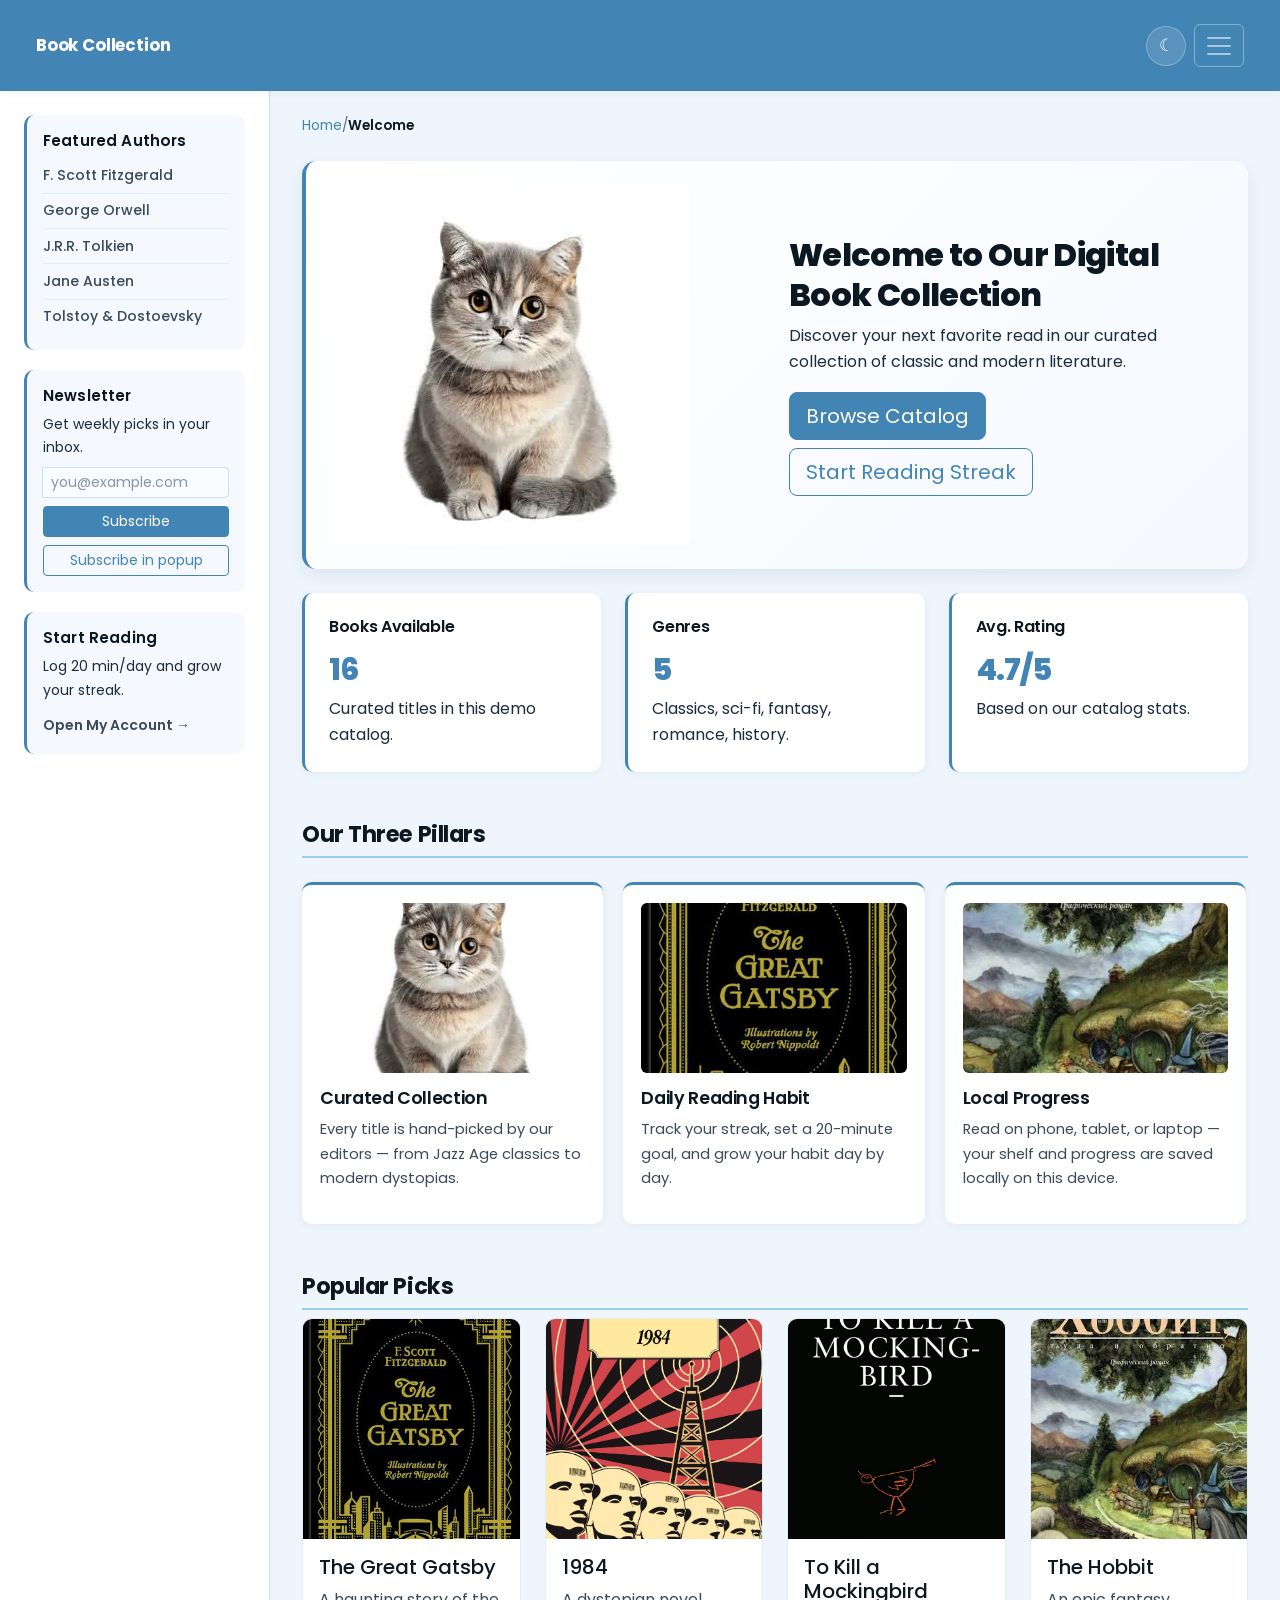
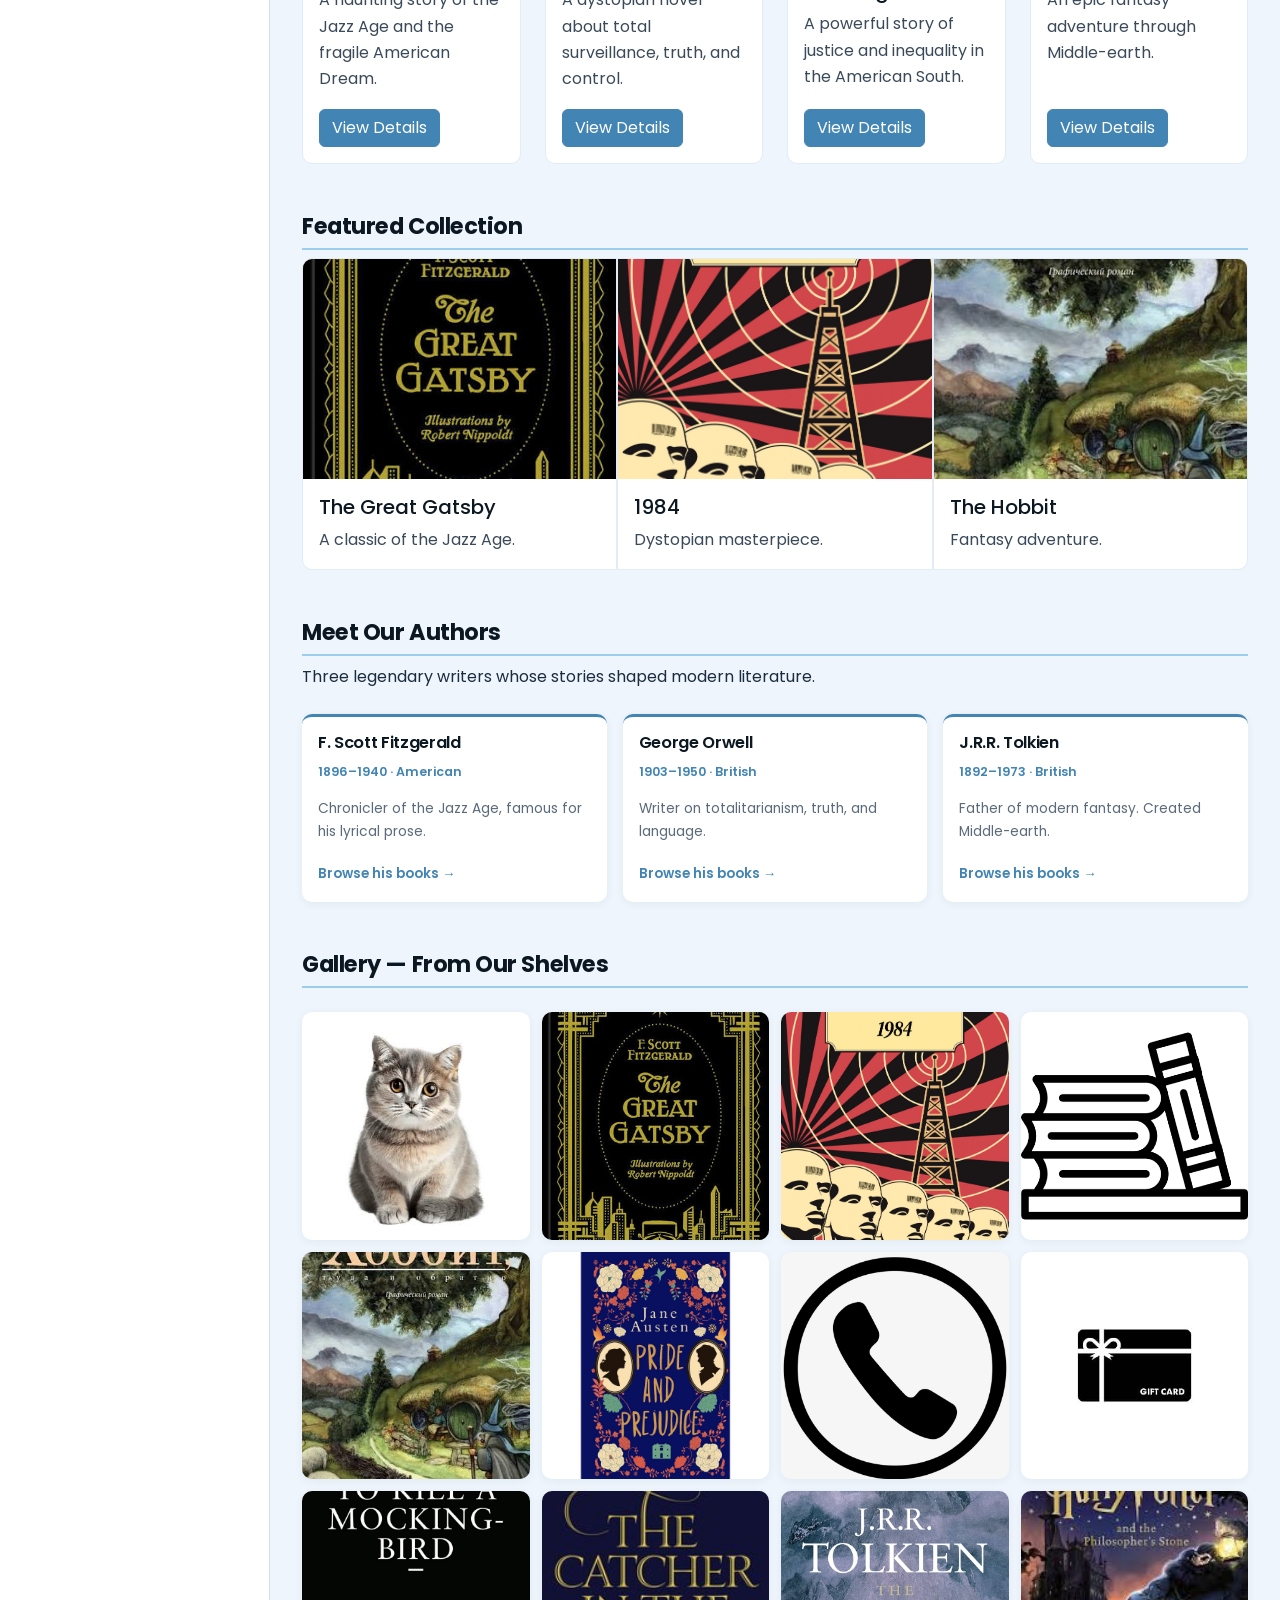
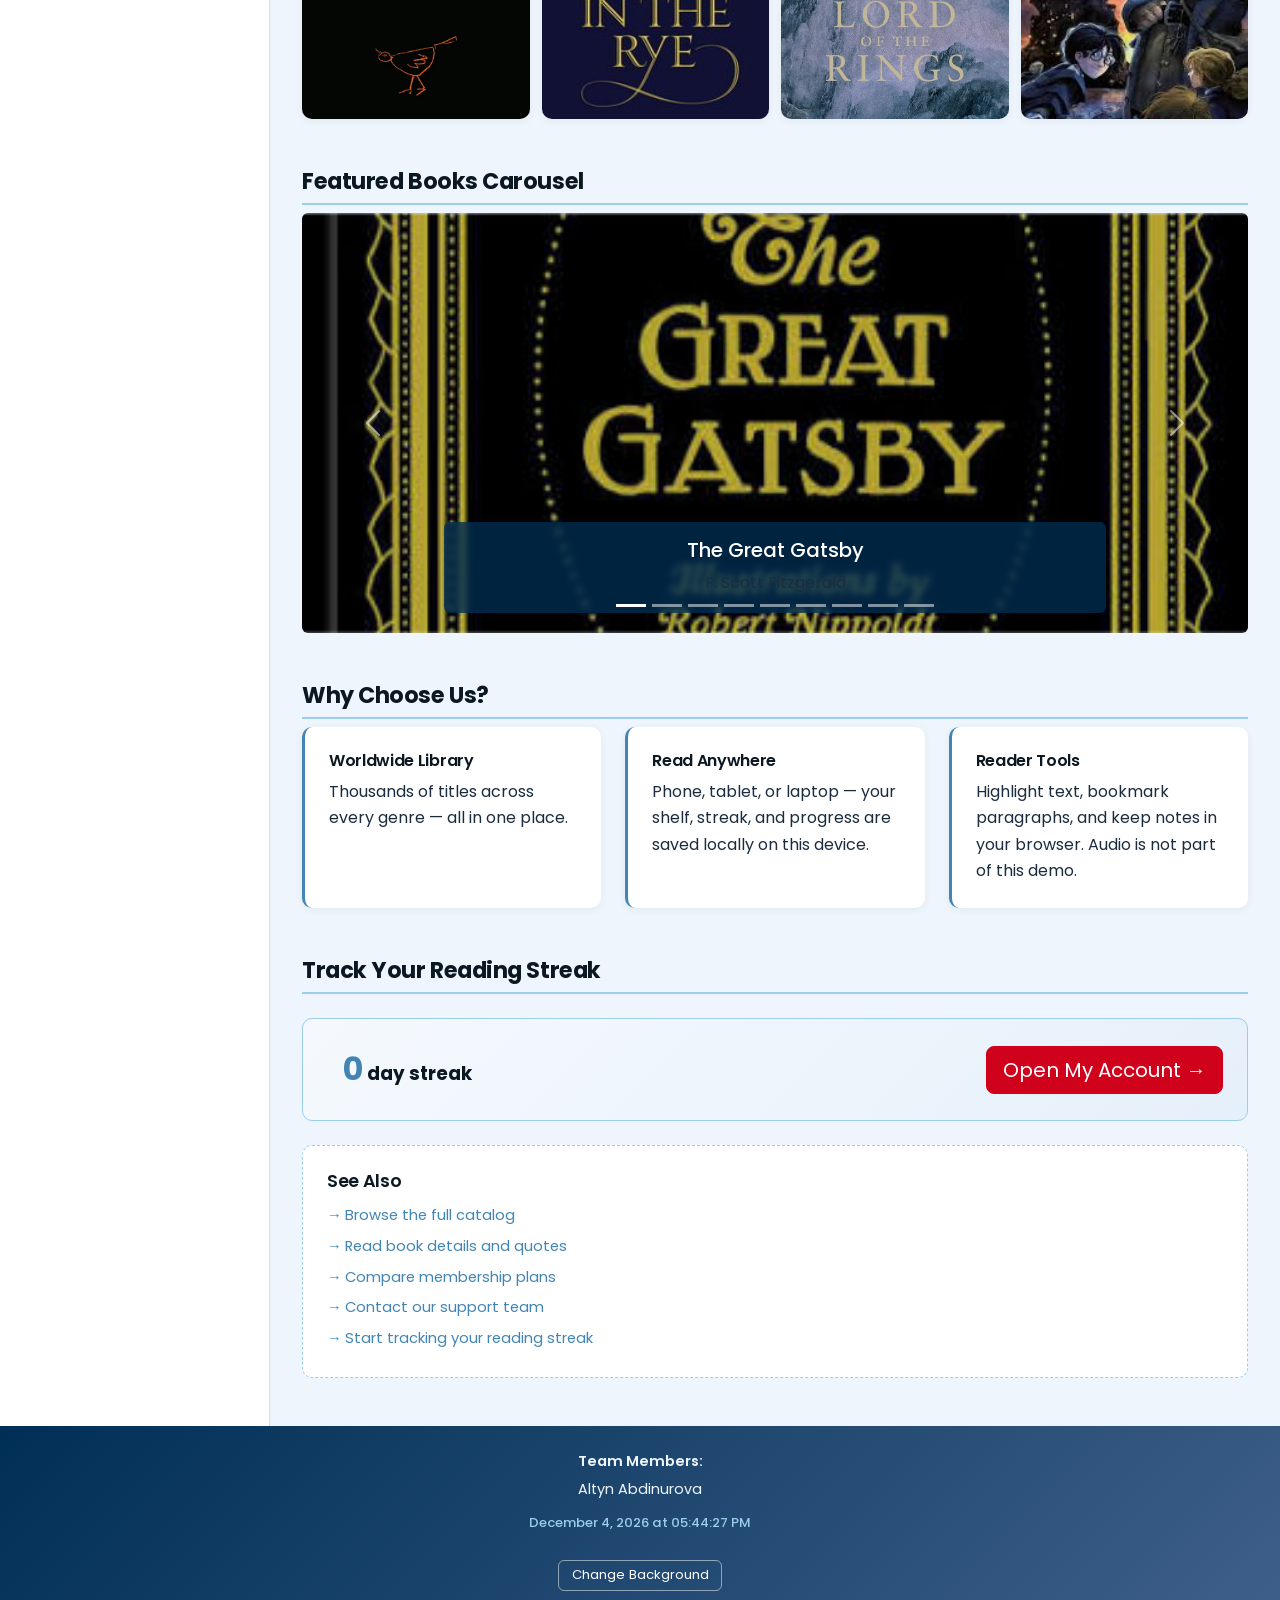
<file: index.html>
<!DOCTYPE html>
<html lang="en">
<head>
  <meta charset="UTF-8">
  <meta name="viewport" content="width=device-width, initial-scale=1.0">
  <title>Home — Digital Book Collection</title>
  <script>
    (function () {
      var t = localStorage.getItem('bc_theme');
      if (!t) t = window.matchMedia('(prefers-color-scheme: dark)').matches ? 'dark' : 'light';
      document.documentElement.setAttribute('data-theme', t);
    })();
  </script>
  <link href="https://cdn.jsdelivr.net/npm/bootstrap@5.3.2/dist/css/bootstrap.min.css" rel="stylesheet">
  <link rel="stylesheet" href="css/style.css">
</head>
<body>
  <div class="page-grid mx-auto">

    <header id="main-header" class="px-3 px-lg-4 py-3">
      <nav class="navbar navbar-expand-xxl navbar-dark w-100" aria-label="Main navigation">
        <div class="container-fluid">
          <a class="navbar-brand" href="index.html">Book Collection</a>
          <div class="d-flex align-items-center gap-2 ms-auto order-xxl-last">
            <button class="theme-toggle" type="button" id="theme-toggle" aria-label="Toggle theme">☾</button>
            <button class="navbar-toggler" type="button"
                    data-bs-toggle="collapse" data-bs-target="#navbarMain"
                    aria-controls="navbarMain" aria-expanded="false"
                    aria-label="Toggle navigation">
              <span class="navbar-toggler-icon"></span>
            </button>
          </div>
          <div class="collapse navbar-collapse" id="navbarMain">
            <ul class="navbar-nav ms-auto mb-2 mb-xxl-0">
              <li class="nav-item"><a class="nav-link active" aria-current="page" href="index.html">Home</a></li>
              <li class="nav-item"><a class="nav-link" href="2catalog.html">Catalog</a></li>
              <li class="nav-item"><a class="nav-link" href="3product.html">Book Details</a></li>
              <li class="nav-item"><a class="nav-link" href="4about.html">About Us</a></li>
              <li class="nav-item"><a class="nav-link" href="5prices.html">Pricing</a></li>
              <li class="nav-item"><a class="nav-link" href="6contact.html">Contact Us</a></li>
              <li class="nav-item"><a class="nav-link" href="7account.html">My Account</a></li>
              <li class="nav-item"><a class="nav-link" href="8reader.html">Read</a></li>
            </ul>
          </div>
        </div>
      </nav>
    </header>

    <aside class="sidebar p-3 p-lg-4">
      <div class="sidebar-block p-3">
        <h3 class="mb-2">Featured Authors</h3>
        <ul>
          <li><a href="#authors">F. Scott Fitzgerald</a></li>
          <li><a href="#authors">George Orwell</a></li>
          <li><a href="#authors">J.R.R. Tolkien</a></li>
          <li><a href="#authors">Jane Austen</a></li>
          <li><a href="#authors">Tolstoy &amp; Dostoevsky</a></li>
        </ul>
      </div>

      <div class="sidebar-block p-3">
        <h3 class="mb-2">Newsletter</h3>
        <p class="small mb-2">Get weekly picks in your inbox.</p>
        <form id="newsletter-form" action="#" method="post" class="p-0 m-0 border-0 shadow-none w-100">
          <div class="input-group input-group-sm mb-2">
            <label for="nl-email" class="visually-hidden">Email</label>
            <input type="email" class="form-control" id="nl-email" placeholder="you@example.com" required>
          </div>
          <button type="submit" class="btn btn-primary btn-sm w-100">Subscribe</button>
        </form>
        <button id="open-popup" type="button" class="btn btn-outline-primary btn-sm w-100 mt-2">
          Subscribe in popup
        </button>
      </div>

      <div class="sidebar-block p-3">
        <h3 class="mb-2">Start Reading</h3>
        <p class="small mb-2">Log 20 min/day and grow your streak.</p>
        <a href="7account.html" class="small fw-semibold d-inline-block mt-1">Open My Account →</a>
      </div>
    </aside>

    <main class="main-content p-3 p-lg-4">
      <div class="container-fluid px-0 px-sm-2">
        <p class="breadcrumb mb-2"><a href="index.html">Home</a> / <span>Welcome</span></p>

        <section class="hero p-4 my-4 mt-lg-4">
          <div class="row g-4 align-items-center">
            <div class="col-12 col-sm-6 col-md-6 col-lg-6">
              <img src="imgs/cat.jpg" alt="Library mascot cat in the bookstore welcome section" class="img-fluid rounded">
            </div>
            <div class="col-12 col-sm-6 col-md-6 col-lg-6">
              <h1>Welcome to Our Digital Book Collection</h1>
              <p>Discover your next favorite read in our curated collection of classic and modern literature.</p>
              <div class="hero-actions d-flex gap-2 flex-wrap mt-3">
                <a href="2catalog.html" class="btn btn-primary btn-lg">Browse Catalog</a>
                <a href="7account.html" class="btn btn-outline-primary btn-lg">Start Reading Streak</a>
              </div>
            </div>
          </div>
        </section>

        <div class="row g-4 mb-4">
          <div class="col-12 col-sm-6 col-md-6 col-lg-4">
            <div class="info-card h-100 p-4">
              <h3>Books Available</h3>
              <span class="big-number">16</span>
              <p class="mb-0">Curated titles in this demo catalog.</p>
            </div>
          </div>
          <div class="col-12 col-sm-6 col-md-6 col-lg-4">
            <div class="info-card h-100 p-4">
              <h3>Genres</h3>
              <span class="big-number">5</span>
              <p class="mb-0">Classics, sci-fi, fantasy, romance, history.</p>
            </div>
          </div>
          <div class="col-12 col-sm-6 col-md-6 col-lg-4">
            <div class="info-card h-100 p-4">
              <h3>Avg. Rating</h3>
              <span class="big-number">4.7/5</span>
              <p class="mb-0">Based on our catalog stats.</p>
            </div>
          </div>
        </div>

        <h2 class="mt-4 mt-lg-5">Our Three Pillars</h2>
        <div class="custom-card-row my-4">
          <article class="custom-card">
            <img src="imgs/cat.jpg" alt="Friendly library mascot">
            <h3>Curated Collection</h3>
            <p>Every title is hand-picked by our editors — from Jazz Age classics to modern dystopias.</p>
          </article>
          <article class="custom-card">
            <img src="imgs/gatsby.jpg" alt="The Great Gatsby book cover">
            <h3>Daily Reading Habit</h3>
            <p>Track your streak, set a 20-minute goal, and grow your habit day by day.</p>
          </article>
          <article class="custom-card">
            <img src="imgs/hobbit.jpg" alt="The Hobbit book cover">
            <h3>Local Progress</h3>
            <p>Read on phone, tablet, or laptop — your shelf and progress are saved locally on this device.</p>
          </article>
        </div>

        <h2 class="mt-4 mt-lg-5">Popular Picks</h2>
        <div class="row g-4 mb-4">
          <div class="col-12 col-sm-6 col-md-6 col-lg-3">
            <div class="card h-100">
              <img src="imgs/gatsby.jpg" alt="The Great Gatsby book cover" class="card-img-top">
              <div class="card-body d-flex flex-column">
                <h5 class="card-title">The Great Gatsby</h5>
                <p class="card-text flex-grow-1">A haunting story of the Jazz Age and the fragile American Dream.</p>
                <a href="3product.html#gatsby" class="btn btn-primary align-self-start">View Details</a>
              </div>
            </div>
          </div>
          <div class="col-12 col-sm-6 col-md-6 col-lg-3">
            <div class="card h-100">
              <img src="imgs/1984.jpg" alt="1984 book cover" class="card-img-top">
              <div class="card-body d-flex flex-column">
                <h5 class="card-title">1984</h5>
                <p class="card-text flex-grow-1">A dystopian novel about total surveillance, truth, and control.</p>
                <a href="3product.html#1984" class="btn btn-primary align-self-start">View Details</a>
              </div>
            </div>
          </div>
          <div class="col-12 col-sm-6 col-md-6 col-lg-3">
            <div class="card h-100">
              <img src="imgs/mockingbird.jpg" alt="To Kill a Mockingbird book cover" class="card-img-top">
              <div class="card-body d-flex flex-column">
                <h5 class="card-title">To Kill a Mockingbird</h5>
                <p class="card-text flex-grow-1">A powerful story of justice and inequality in the American South.</p>
                <a href="3product.html#mockingbird" class="btn btn-primary align-self-start">View Details</a>
              </div>
            </div>
          </div>
          <div class="col-12 col-sm-6 col-md-6 col-lg-3">
            <div class="card h-100">
              <img src="imgs/hobbit.jpg" alt="The Hobbit book cover" class="card-img-top">
              <div class="card-body d-flex flex-column">
                <h5 class="card-title">The Hobbit</h5>
                <p class="card-text flex-grow-1">An epic fantasy adventure through Middle-earth.</p>
                <a href="3product.html#hobbit" class="btn btn-primary align-self-start">View Details</a>
              </div>
            </div>
          </div>
        </div>

        <h2 class="mt-4 mt-lg-5">Featured Collection</h2>
        <div class="card-group mb-4">
          <div class="card">
            <img src="imgs/gatsby.jpg" class="card-img-top" alt="The Great Gatsby">
            <div class="card-body">
              <h5 class="card-title">The Great Gatsby</h5>
              <p class="card-text">A classic of the Jazz Age.</p>
            </div>
          </div>
          <div class="card">
            <img src="imgs/1984.jpg" class="card-img-top" alt="1984">
            <div class="card-body">
              <h5 class="card-title">1984</h5>
              <p class="card-text">Dystopian masterpiece.</p>
            </div>
          </div>
          <div class="card">
            <img src="imgs/hobbit.jpg" class="card-img-top" alt="The Hobbit">
            <div class="card-body">
              <h5 class="card-title">The Hobbit</h5>
              <p class="card-text">Fantasy adventure.</p>
            </div>
          </div>
        </div>

        <h2 id="authors" class="mt-4 mt-lg-5">Meet Our Authors</h2>
        <p>Three legendary writers whose stories shaped modern literature.</p>
        <div class="author-grid my-4">
          <div class="author-card p-3">
            <h3>F. Scott Fitzgerald</h3>
            <p class="author-meta">1896–1940 · American</p>
            <p>Chronicler of the Jazz Age, famous for his lyrical prose.</p>
            <a href="2catalog.html#classics" class="author-link">Browse his books →</a>
          </div>
          <div class="author-card p-3">
            <h3>George Orwell</h3>
            <p class="author-meta">1903–1950 · British</p>
            <p>Writer on totalitarianism, truth, and language.</p>
            <a href="2catalog.html#scifi" class="author-link">Browse his books →</a>
          </div>
          <div class="author-card p-3">
            <h3>J.R.R. Tolkien</h3>
            <p class="author-meta">1892–1973 · British</p>
            <p>Father of modern fantasy. Created Middle-earth.</p>
            <a href="2catalog.html#fantasy" class="author-link">Browse his books →</a>
          </div>
        </div>

        <h2 class="mt-4 mt-lg-5">Gallery — From Our Shelves</h2>
        <div class="gallery my-4">
          <div class="gallery-item"><img src="imgs/cat.jpg" alt="Library mascot cat"><div class="caption">Library Mascot</div></div>
          <div class="gallery-item"><img src="imgs/gatsby.jpg" alt="The Great Gatsby cover"><div class="caption">The Great Gatsby</div></div>
          <div class="gallery-item"><img src="imgs/1984.jpg" alt="1984 cover"><div class="caption">1984</div></div>
          <div class="gallery-item"><img src="imgs/logo.png" alt="Book Collection brand logo"><div class="caption">Our Brand</div></div>
          <div class="gallery-item"><img src="imgs/hobbit.jpg" alt="The Hobbit cover"><div class="caption">Featured Fantasy</div></div>
          <div class="gallery-item"><img src="imgs/pride.jpg" alt="Pride and Prejudice cover"><div class="caption">Pride &amp; Prejudice</div></div>
          <div class="gallery-item"><img src="imgs/contactlogo.jpg" alt="Contact support icon"><div class="caption">Contact Us</div></div>
          <div class="gallery-item"><img src="imgs/gift_card_logo.png" alt="Gift card option"><div class="caption">Gift Cards</div></div>
          <div class="gallery-item"><img src="imgs/mockingbird.jpg" alt="To Kill a Mockingbird cover"><div class="caption">Mockingbird</div></div>
          <div class="gallery-item"><img src="imgs/catcher.jpg" alt="The Catcher in the Rye cover"><div class="caption">Catcher in the Rye</div></div>
          <div class="gallery-item"><img src="imgs/lotr.jpg" alt="The Lord of the Rings cover"><div class="caption">Lord of the Rings</div></div>
          <div class="gallery-item"><img src="imgs/harry.jpg" alt="Harry Potter cover"><div class="caption">Harry Potter</div></div>
        </div>

        <h2 class="mt-4 mt-lg-5">Featured Books Carousel</h2>
        <div id="bookCarousel" class="carousel slide mb-5" data-bs-ride="carousel">
          <div class="carousel-indicators">
            <button type="button" data-bs-target="#bookCarousel" data-bs-slide-to="0" class="active" aria-current="true" aria-label="Slide 1"></button>
            <button type="button" data-bs-target="#bookCarousel" data-bs-slide-to="1" aria-label="Slide 2"></button>
            <button type="button" data-bs-target="#bookCarousel" data-bs-slide-to="2" aria-label="Slide 3"></button>
            <button type="button" data-bs-target="#bookCarousel" data-bs-slide-to="3" aria-label="Slide 4"></button>
            <button type="button" data-bs-target="#bookCarousel" data-bs-slide-to="4" aria-label="Slide 5"></button>
            <button type="button" data-bs-target="#bookCarousel" data-bs-slide-to="5" aria-label="Slide 6"></button>
            <button type="button" data-bs-target="#bookCarousel" data-bs-slide-to="6" aria-label="Slide 7"></button>
            <button type="button" data-bs-target="#bookCarousel" data-bs-slide-to="7" aria-label="Slide 8"></button>
            <button type="button" data-bs-target="#bookCarousel" data-bs-slide-to="8" aria-label="Slide 9"></button>
          </div>
          <div class="carousel-inner rounded">
            <div class="carousel-item active">
              <img src="imgs/gatsby.jpg" class="d-block w-100 carousel-img" alt="The Great Gatsby">
              <div class="carousel-caption d-none d-md-block p-3"><h5>The Great Gatsby</h5><p class="mb-0">F. Scott Fitzgerald</p></div>
            </div>
            <div class="carousel-item">
              <img src="imgs/1984.jpg" class="d-block w-100 carousel-img" alt="1984">
              <div class="carousel-caption d-none d-md-block p-3"><h5>1984</h5><p class="mb-0">George Orwell</p></div>
            </div>
            <div class="carousel-item">
              <img src="imgs/mockingbird.jpg" class="d-block w-100 carousel-img" alt="To Kill a Mockingbird">
              <div class="carousel-caption d-none d-md-block p-3"><h5>To Kill a Mockingbird</h5><p class="mb-0">Harper Lee</p></div>
            </div>
            <div class="carousel-item">
              <img src="imgs/hobbit.jpg" class="d-block w-100 carousel-img" alt="The Hobbit">
              <div class="carousel-caption d-none d-md-block p-3"><h5>The Hobbit</h5><p class="mb-0">J.R.R. Tolkien</p></div>
            </div>
            <div class="carousel-item">
              <img src="imgs/pride.jpg" class="d-block w-100 carousel-img" alt="Pride and Prejudice">
              <div class="carousel-caption d-none d-md-block p-3"><h5>Pride and Prejudice</h5><p class="mb-0">Jane Austen</p></div>
            </div>
            <div class="carousel-item">
              <img src="imgs/lotr.jpg" class="d-block w-100 carousel-img" alt="The Lord of the Rings">
              <div class="carousel-caption d-none d-md-block p-3"><h5>The Lord of the Rings</h5><p class="mb-0">J.R.R. Tolkien</p></div>
            </div>
            <div class="carousel-item">
              <img src="imgs/harry.jpg" class="d-block w-100 carousel-img" alt="Harry Potter">
              <div class="carousel-caption d-none d-md-block p-3"><h5>Harry Potter</h5><p class="mb-0">J.K. Rowling</p></div>
            </div>
            <div class="carousel-item">
              <img src="imgs/catcher.jpg" class="d-block w-100 carousel-img" alt="The Catcher in the Rye">
              <div class="carousel-caption d-none d-md-block p-3"><h5>The Catcher in the Rye</h5><p class="mb-0">J.D. Salinger</p></div>
            </div>
            <div class="carousel-item">
              <img src="imgs/cat.jpg" class="d-block w-100 carousel-img" alt="Library Mascot">
              <div class="carousel-caption d-none d-md-block p-3"><h5>Library Mascot</h5><p class="mb-0">Book Collection</p></div>
            </div>
          </div>
          <button class="carousel-control-prev" type="button" data-bs-target="#bookCarousel" data-bs-slide="prev">
            <span class="carousel-control-prev-icon" aria-hidden="true"></span>
            <span class="visually-hidden">Previous</span>
          </button>
          <button class="carousel-control-next" type="button" data-bs-target="#bookCarousel" data-bs-slide="next">
            <span class="carousel-control-next-icon" aria-hidden="true"></span>
            <span class="visually-hidden">Next</span>
          </button>
        </div>

        <h2 class="mt-4 mt-lg-5">Why Choose Us?</h2>
        <div class="row g-4 mb-4">
          <div class="col-12 col-md-6 col-lg-4">
            <div class="info-card h-100 p-4"><h3>Worldwide Library</h3><p class="mb-0">Thousands of titles across every genre — all in one place.</p></div>
          </div>
          <div class="col-12 col-md-6 col-lg-4">
            <div class="info-card h-100 p-4"><h3>Read Anywhere</h3><p class="mb-0">Phone, tablet, or laptop — your shelf, streak, and progress are saved locally on this device.</p></div>
          </div>
          <div class="col-12 col-md-6 col-lg-4">
            <div class="info-card h-100 p-4"><h3>Reader Tools</h3><p class="mb-0">Highlight text, bookmark paragraphs, and keep notes in your browser. Audio is not part of this demo.</p></div>
          </div>
        </div>

        <h2 class="mt-4 mt-lg-5">Track Your Reading Streak</h2>
        <div class="streak-hero p-4 my-4">
          <div class="streak-hero-flame"></div>
          <div class="streak-hero-count"><span id="hero-streak-preview">0</span> day streak</div>
          <a href="7account.html" class="btn btn-warning btn-lg ms-auto">Open My Account →</a>
        </div>

        <div class="see-also my-4 p-3 p-lg-4">
          <h3 class="mb-2">See Also</h3>
          <ul class="mb-0">
            <li><a href="2catalog.html">Browse the full catalog</a></li>
            <li><a href="3product.html">Read book details and quotes</a></li>
            <li><a href="5prices.html">Compare membership plans</a></li>
            <li><a href="6contact.html">Contact our support team</a></li>
            <li><a href="7account.html">Start tracking your reading streak</a></li>
          </ul>
        </div>
      </div>
    </main>

    <footer class="p-4">
      <p class="mb-1">Team Members:</p>
      <ul><li>Altyn Abdinurova</li></ul>
      <p id="datetime" class="footer-datetime"></p>
      <button id="bg-color-btn" type="button" class="btn btn-sm btn-outline-light">Change Background</button>
    </footer>
  </div>

  <div id="popup-overlay" class="popup-overlay" hidden>
    <div class="popup-form p-4">
      <button id="close-popup" type="button" class="btn-close float-end" aria-label="Close popup"></button>
      <h3 class="mb-3">Subscribe to Newsletter</h3>
      <p class="small text-muted mb-3">Get weekly book picks in your inbox.</p>
      <form id="popup-subscribe-form" novalidate>
        <div class="mb-3">
          <label for="popup-email" class="form-label fw-semibold">Email</label>
          <input type="email" class="form-control" id="popup-email" placeholder="you@example.com" required>
        </div>
        <p id="popup-error" class="auth-error p-2" hidden></p>
        <button type="submit" class="btn btn-primary w-100">Subscribe</button>
      </form>
    </div>
  </div>

  <script src="https://cdn.jsdelivr.net/npm/bootstrap@5.3.2/dist/js/bootstrap.bundle.min.js"></script>
  <script src="js/assign4.js"></script>
  <script>
    try {
      const days = JSON.parse(localStorage.getItem('bc_readDays') || '[]');
      const set = new Set(days);
      let current = 0;
      let d = new Date();
      if (!set.has(d.toISOString().slice(0,10))) d.setDate(d.getDate() - 1);
      while (set.has(d.toISOString().slice(0,10))) { current++; d.setDate(d.getDate() - 1); }
      const el = document.getElementById('hero-streak-preview');
      if (el) el.textContent = current;
    } catch (e) {}
  </script>
  <script>
    const nf = document.getElementById('newsletter-form');
    if (nf) {
      nf.addEventListener('submit', function (e) {
        e.preventDefault();
        alert('Demo form — subscription was not created.');
        this.reset();
      });
    }
  </script>
</body>
</html>
</file>
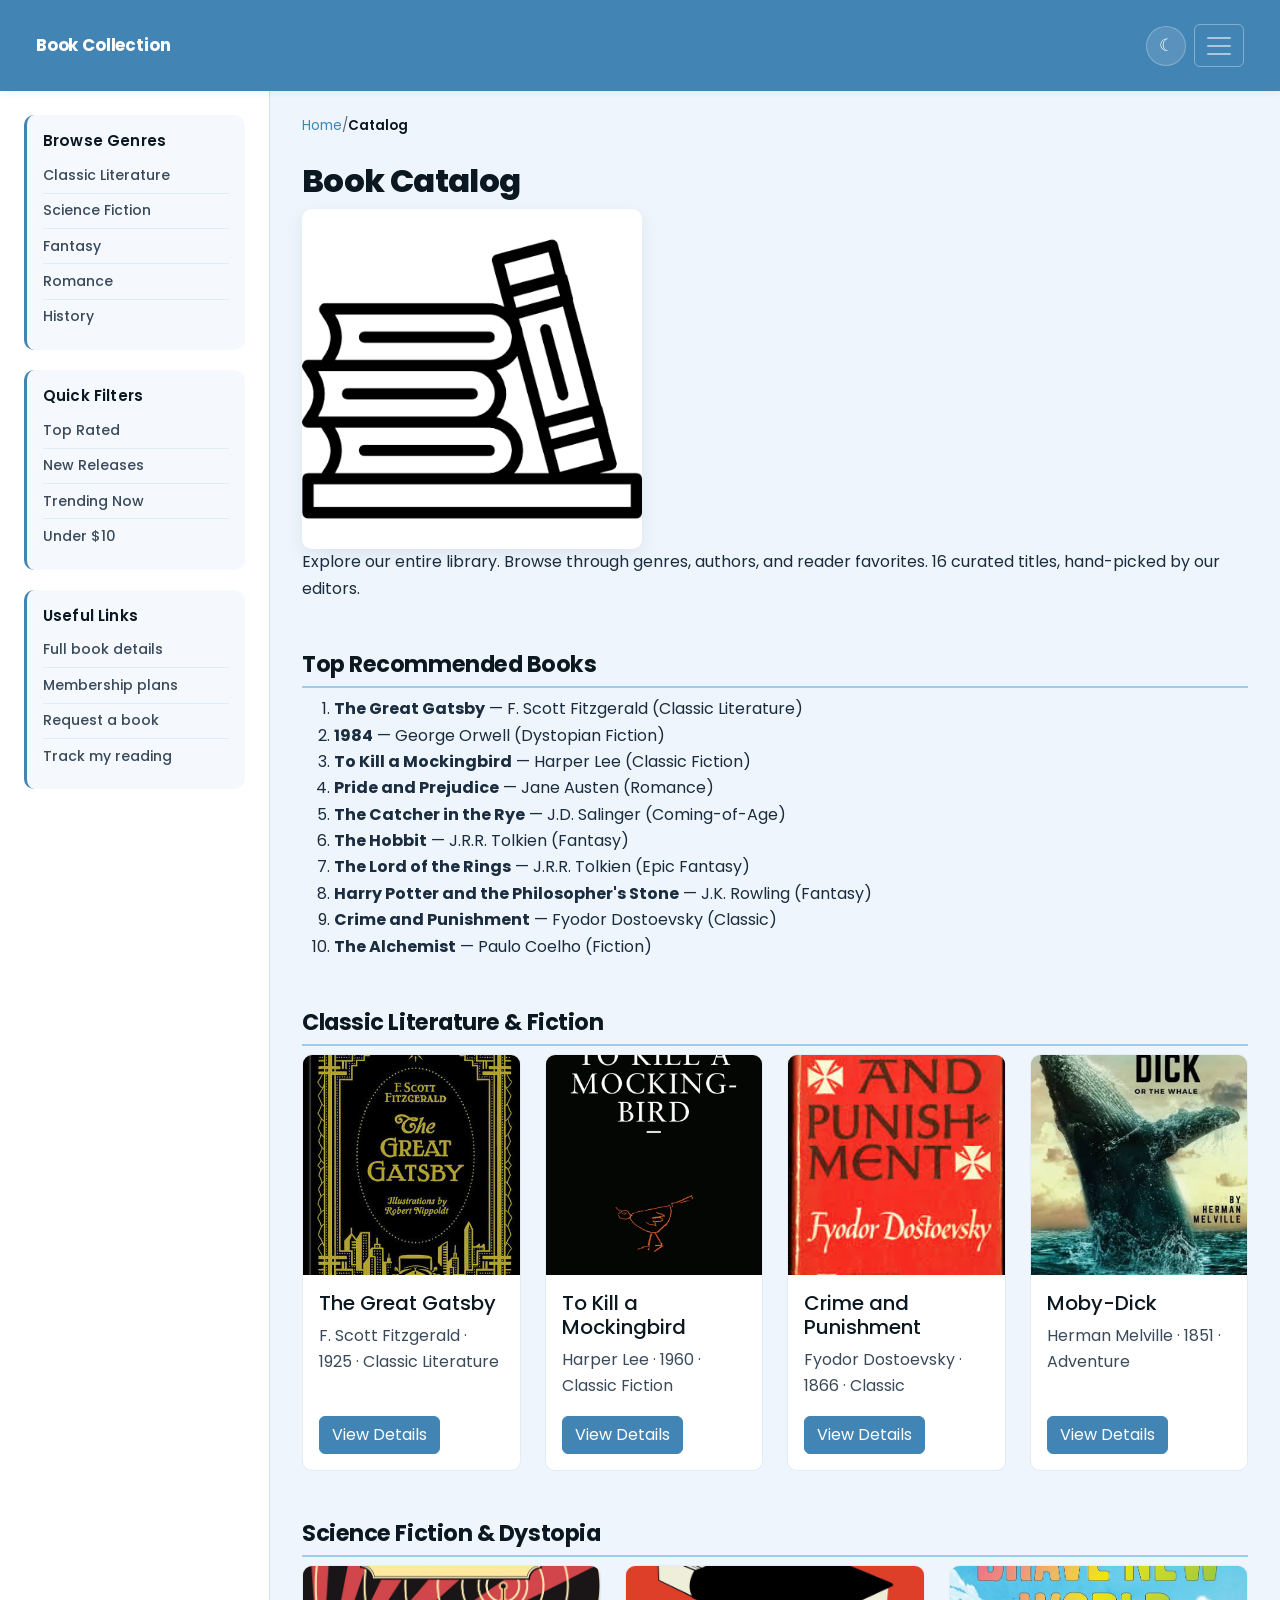
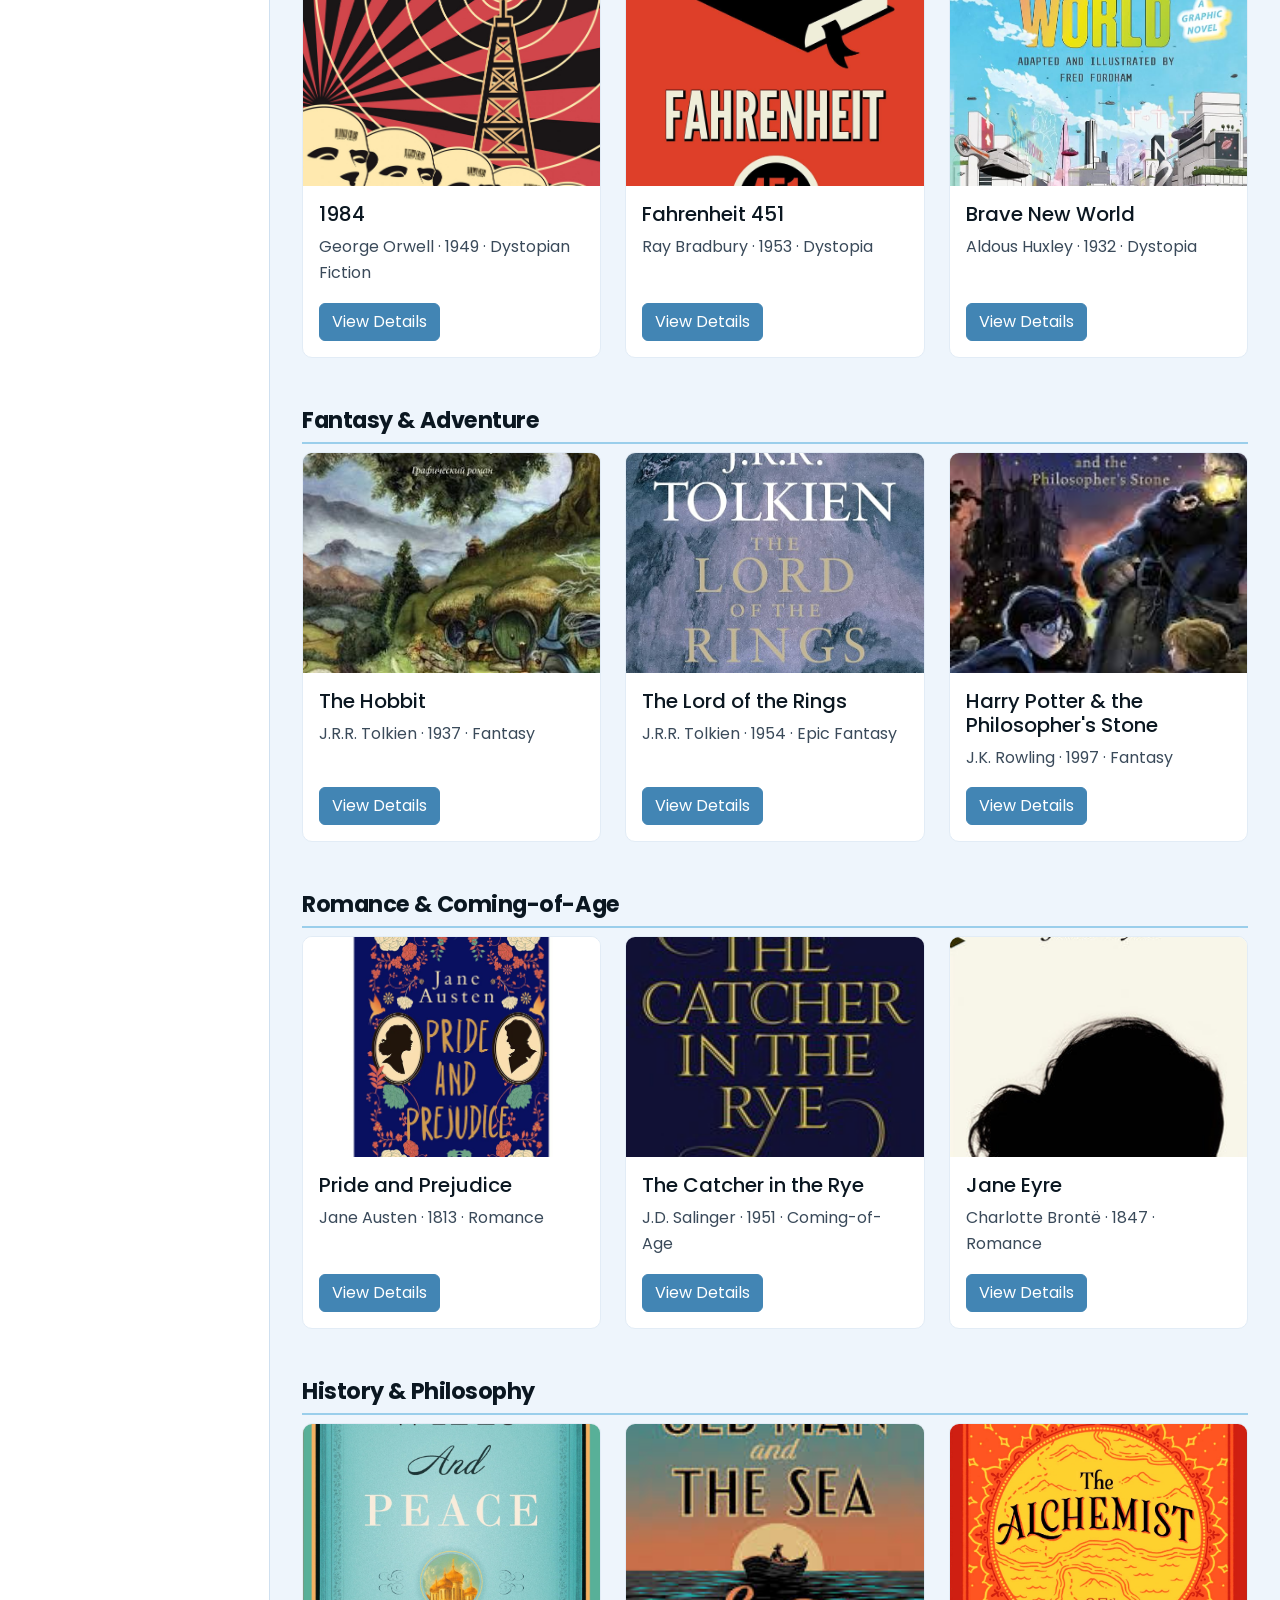
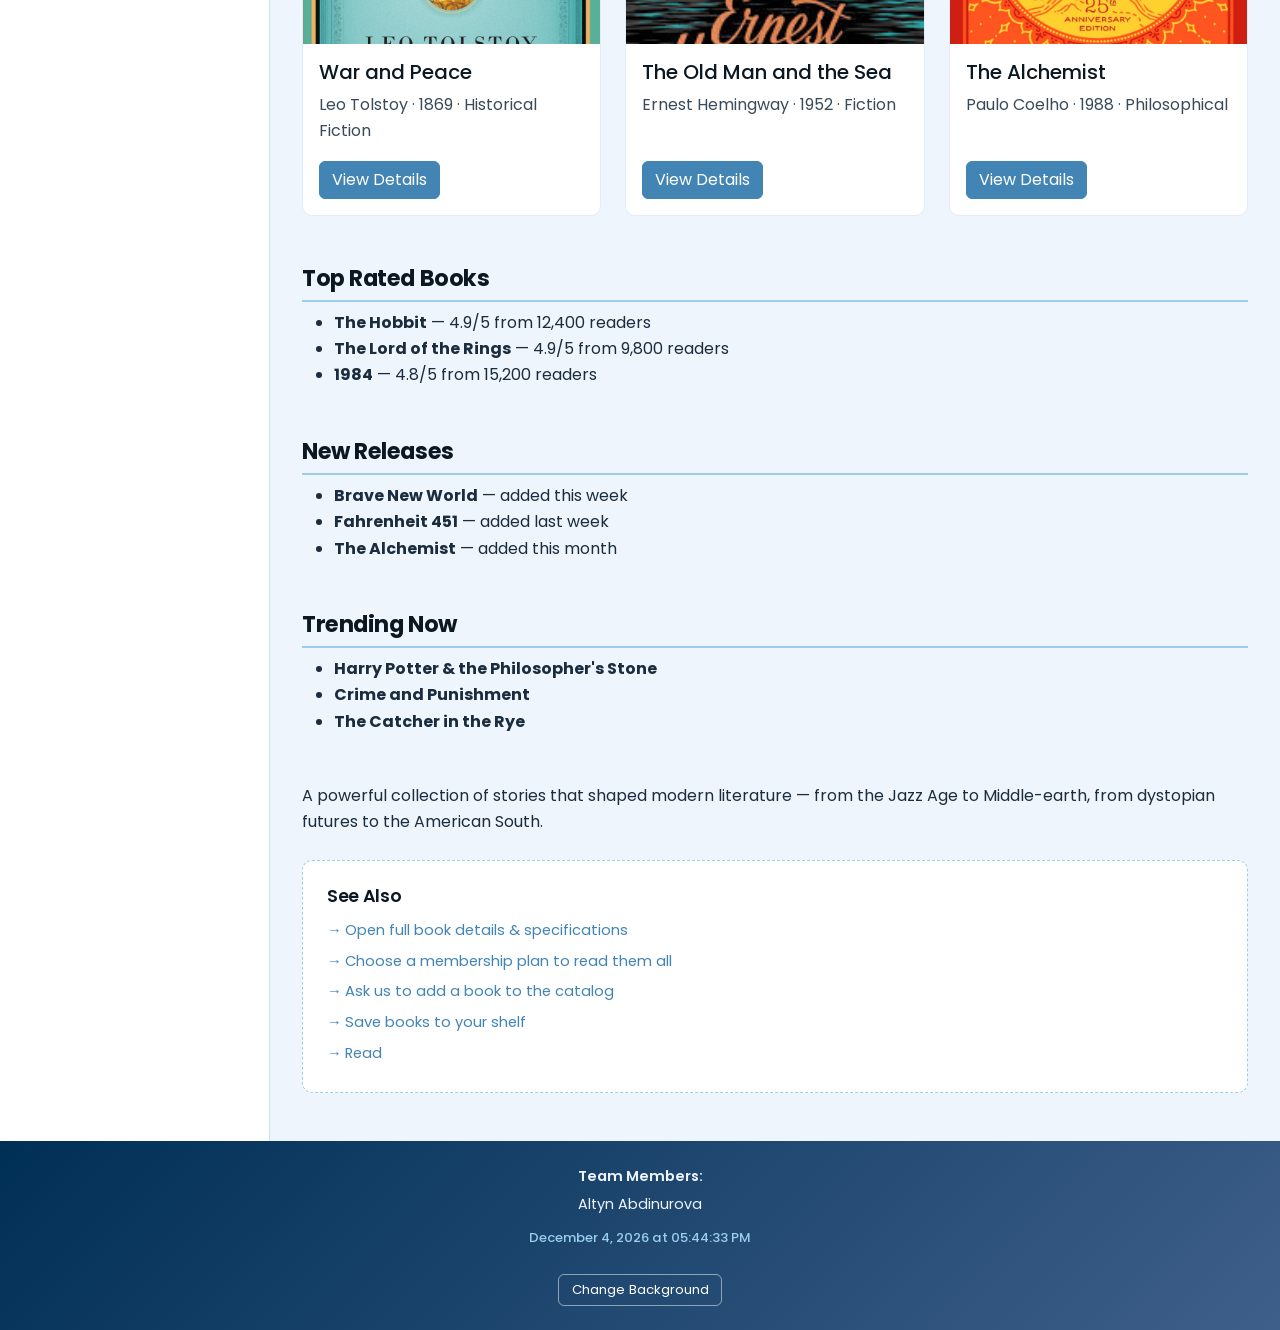
<file: 2catalog.html>
<!DOCTYPE html>
<html lang="en">
<head>
  <meta charset="UTF-8">
  <meta name="viewport" content="width=device-width, initial-scale=1.0">
  <title>Book Catalog — Digital Book Collection</title>
  <script>
    (function () {
      var t = localStorage.getItem('bc_theme');
      if (!t) t = window.matchMedia('(prefers-color-scheme: dark)').matches ? 'dark' : 'light';
      document.documentElement.setAttribute('data-theme', t);
    })();
  </script>
  <link href="https://cdn.jsdelivr.net/npm/bootstrap@5.3.2/dist/css/bootstrap.min.css" rel="stylesheet">
  <link rel="stylesheet" href="css/style.css">
</head>
<body>
  <div class="page-grid mx-auto">
    <header id="main-header" class="px-3 px-lg-4 py-3">
      <nav class="navbar navbar-expand-xxl navbar-dark w-100" aria-label="Main navigation">
        <div class="container-fluid">
          <a class="navbar-brand" href="index.html">Book Collection</a>
          <div class="d-flex align-items-center gap-2 ms-auto order-xxl-last">
            <button class="theme-toggle" type="button" id="theme-toggle" aria-label="Toggle theme">☾</button>
            <button class="navbar-toggler" type="button"
                    data-bs-toggle="collapse" data-bs-target="#navbarMain"
                    aria-controls="navbarMain" aria-expanded="false"
                    aria-label="Toggle navigation">
              <span class="navbar-toggler-icon"></span>
            </button>
          </div>
          <div class="collapse navbar-collapse" id="navbarMain">
            <ul class="navbar-nav ms-auto mb-2 mb-xxl-0">
              <li class="nav-item"><a class="nav-link" href="index.html">Home</a></li>
              <li class="nav-item"><a class="nav-link active" aria-current="page" href="2catalog.html">Catalog</a></li>
              <li class="nav-item"><a class="nav-link" href="3product.html">Book Details</a></li>
              <li class="nav-item"><a class="nav-link" href="4about.html">About Us</a></li>
              <li class="nav-item"><a class="nav-link" href="5prices.html">Pricing</a></li>
              <li class="nav-item"><a class="nav-link" href="6contact.html">Contact Us</a></li>
              <li class="nav-item"><a class="nav-link" href="7account.html">My Account</a></li>
              <li class="nav-item"><a class="nav-link" href="8reader.html">Read</a></li>
            </ul>
          </div>
        </div>
      </nav>
    </header>

    <aside class="sidebar p-3 p-lg-4">
      <div class="sidebar-block p-3">
        <h3 class="mb-2">Browse Genres</h3>
        <ul>
          <li><a href="#classics">Classic Literature</a></li>
          <li><a href="#scifi">Science Fiction</a></li>
          <li><a href="#fantasy">Fantasy</a></li>
          <li><a href="#romance">Romance</a></li>
          <li><a href="#history">History</a></li>
        </ul>
      </div>
      <div class="sidebar-block p-3">
        <h3 class="mb-2">Quick Filters</h3>
        <ul>
          <li><a href="#top-rated">Top Rated</a></li>
          <li><a href="#new-releases">New Releases</a></li>
          <li><a href="#trending">Trending Now</a></li>
          <li><a href="5prices.html">Under $10</a></li>
        </ul>
      </div>
      <div class="sidebar-block p-3">
        <h3 class="mb-2">Useful Links</h3>
        <ul>
          <li><a href="3product.html">Full book details</a></li>
          <li><a href="5prices.html">Membership plans</a></li>
          <li><a href="6contact.html">Request a book</a></li>
          <li><a href="7account.html">Track my reading</a></li>
        </ul>
      </div>
    </aside>

    <main class="main-content p-3 p-lg-4">
      <div class="container-fluid px-0 px-sm-2">
        <p class="breadcrumb mb-2"><a href="index.html">Home</a> / <span>Catalog</span></p>

        <h1 class="mt-2 mt-lg-4">Book Catalog</h1>
        <img src="imgs/logo.png" alt="Book Collection logo" class="page-img">
        <p>Explore our entire library. Browse through genres, authors, and reader favorites. 16 curated titles, hand-picked by our editors.</p>

        <h2 class="mt-4 mt-lg-5">Top Recommended Books</h2>
        <ol class="mb-4">
          <li><strong>The Great Gatsby</strong> — F. Scott Fitzgerald (Classic Literature)</li>
          <li><strong>1984</strong> — George Orwell (Dystopian Fiction)</li>
          <li><strong>To Kill a Mockingbird</strong> — Harper Lee (Classic Fiction)</li>
          <li><strong>Pride and Prejudice</strong> — Jane Austen (Romance)</li>
          <li><strong>The Catcher in the Rye</strong> — J.D. Salinger (Coming-of-Age)</li>
          <li><strong>The Hobbit</strong> — J.R.R. Tolkien (Fantasy)</li>
          <li><strong>The Lord of the Rings</strong> — J.R.R. Tolkien (Epic Fantasy)</li>
          <li><strong>Harry Potter and the Philosopher's Stone</strong> — J.K. Rowling (Fantasy)</li>
          <li><strong>Crime and Punishment</strong> — Fyodor Dostoevsky (Classic)</li>
          <li><strong>The Alchemist</strong> — Paulo Coelho (Fiction)</li>
        </ol>

        <h2 id="classics" class="mt-4 mt-lg-5">Classic Literature &amp; Fiction</h2>
        <div class="row g-4 mb-4">
          <div class="col-12 col-sm-6 col-md-6 col-lg-3">
            <div class="card h-100">
              <img src="imgs/gatsby.jpg" alt="The Great Gatsby book cover" class="card-img-top">
              <div class="card-body d-flex flex-column">
                <h5 class="card-title">The Great Gatsby</h5>
                <p class="card-text flex-grow-1">F. Scott Fitzgerald · 1925 · Classic Literature</p>
                <a href="3product.html#gatsby" class="btn btn-primary align-self-start">View Details</a>
              </div>
            </div>
          </div>
          <div class="col-12 col-sm-6 col-md-6 col-lg-3">
            <div class="card h-100">
              <img src="imgs/mockingbird.jpg" alt="To Kill a Mockingbird book cover" class="card-img-top">
              <div class="card-body d-flex flex-column">
                <h5 class="card-title">To Kill a Mockingbird</h5>
                <p class="card-text flex-grow-1">Harper Lee · 1960 · Classic Fiction</p>
                <a href="3product.html#mockingbird" class="btn btn-primary align-self-start">View Details</a>
              </div>
            </div>
          </div>
          <div class="col-12 col-sm-6 col-md-6 col-lg-3">
            <div class="card h-100">
              <img src="imgs/crime.jpg" alt="Crime and Punishment book cover" class="card-img-top">
              <div class="card-body d-flex flex-column">
                <h5 class="card-title">Crime and Punishment</h5>
                <p class="card-text flex-grow-1">Fyodor Dostoevsky · 1866 · Classic</p>
                <a href="3product.html#crime" class="btn btn-primary align-self-start">View Details</a>
              </div>
            </div>
          </div>
          <div class="col-12 col-sm-6 col-md-6 col-lg-3">
            <div class="card h-100">
              <img src="imgs/moby.jpg" alt="Moby-Dick book cover" class="card-img-top">
              <div class="card-body d-flex flex-column">
                <h5 class="card-title">Moby-Dick</h5>
                <p class="card-text flex-grow-1">Herman Melville · 1851 · Adventure</p>
                <a href="3product.html#moby" class="btn btn-primary align-self-start">View Details</a>
              </div>
            </div>
          </div>
        </div>

        <h2 id="scifi" class="mt-4 mt-lg-5">Science Fiction &amp; Dystopia</h2>
        <div class="row g-4 mb-4">
          <div class="col-12 col-sm-6 col-md-6 col-lg-4">
            <div class="card h-100">
              <img src="imgs/1984.jpg" alt="1984 book cover" class="card-img-top">
              <div class="card-body d-flex flex-column">
                <h5 class="card-title">1984</h5>
                <p class="card-text flex-grow-1">George Orwell · 1949 · Dystopian Fiction</p>
                <a href="3product.html#1984" class="btn btn-primary align-self-start">View Details</a>
              </div>
            </div>
          </div>
          <div class="col-12 col-sm-6 col-md-6 col-lg-4">
            <div class="card h-100">
              <img src="imgs/f451.jpg" alt="Fahrenheit 451 book cover" class="card-img-top">
              <div class="card-body d-flex flex-column">
                <h5 class="card-title">Fahrenheit 451</h5>
                <p class="card-text flex-grow-1">Ray Bradbury · 1953 · Dystopia</p>
                <a href="3product.html#f451" class="btn btn-primary align-self-start">View Details</a>
              </div>
            </div>
          </div>
          <div class="col-12 col-sm-6 col-md-6 col-lg-4">
            <div class="card h-100">
              <img src="imgs/bravenew.jpg" alt="Brave New World book cover" class="card-img-top">
              <div class="card-body d-flex flex-column">
                <h5 class="card-title">Brave New World</h5>
                <p class="card-text flex-grow-1">Aldous Huxley · 1932 · Dystopia</p>
                <a href="3product.html#bravenew" class="btn btn-primary align-self-start">View Details</a>
              </div>
            </div>
          </div>
        </div>

        <h2 id="fantasy" class="mt-4 mt-lg-5">Fantasy &amp; Adventure</h2>
        <div class="row g-4 mb-4">
          <div class="col-12 col-sm-6 col-md-6 col-lg-4">
            <div class="card h-100">
              <img src="imgs/hobbit.jpg" alt="The Hobbit book cover" class="card-img-top">
              <div class="card-body d-flex flex-column">
                <h5 class="card-title">The Hobbit</h5>
                <p class="card-text flex-grow-1">J.R.R. Tolkien · 1937 · Fantasy</p>
                <a href="3product.html#hobbit" class="btn btn-primary align-self-start">View Details</a>
              </div>
            </div>
          </div>
          <div class="col-12 col-sm-6 col-md-6 col-lg-4">
            <div class="card h-100">
              <img src="imgs/lotr.jpg" alt="The Lord of the Rings book cover" class="card-img-top">
              <div class="card-body d-flex flex-column">
                <h5 class="card-title">The Lord of the Rings</h5>
                <p class="card-text flex-grow-1">J.R.R. Tolkien · 1954 · Epic Fantasy</p>
                <a href="3product.html#lotr" class="btn btn-primary align-self-start">View Details</a>
              </div>
            </div>
          </div>
          <div class="col-12 col-sm-6 col-md-6 col-lg-4">
            <div class="card h-100">
              <img src="imgs/harry.jpg" alt="Harry Potter book cover" class="card-img-top">
              <div class="card-body d-flex flex-column">
                <h5 class="card-title">Harry Potter &amp; the Philosopher's Stone</h5>
                <p class="card-text flex-grow-1">J.K. Rowling · 1997 · Fantasy</p>
                <a href="3product.html#harry" class="btn btn-primary align-self-start">View Details</a>
              </div>
            </div>
          </div>
        </div>

        <h2 id="romance" class="mt-4 mt-lg-5">Romance &amp; Coming-of-Age</h2>
        <div class="row g-4 mb-4">
          <div class="col-12 col-sm-6 col-md-6 col-lg-4">
            <div class="card h-100">
              <img src="imgs/pride.jpg" alt="Pride and Prejudice book cover" class="card-img-top">
              <div class="card-body d-flex flex-column">
                <h5 class="card-title">Pride and Prejudice</h5>
                <p class="card-text flex-grow-1">Jane Austen · 1813 · Romance</p>
                <a href="3product.html#pride" class="btn btn-primary align-self-start">View Details</a>
              </div>
            </div>
          </div>
          <div class="col-12 col-sm-6 col-md-6 col-lg-4">
            <div class="card h-100">
              <img src="imgs/catcher.jpg" alt="The Catcher in the Rye book cover" class="card-img-top">
              <div class="card-body d-flex flex-column">
                <h5 class="card-title">The Catcher in the Rye</h5>
                <p class="card-text flex-grow-1">J.D. Salinger · 1951 · Coming-of-Age</p>
                <a href="3product.html#catcher" class="btn btn-primary align-self-start">View Details</a>
              </div>
            </div>
          </div>
          <div class="col-12 col-sm-6 col-md-6 col-lg-4">
            <div class="card h-100">
              <img src="imgs/janeeyre.jpg" alt="Jane Eyre book cover" class="card-img-top">
              <div class="card-body d-flex flex-column">
                <h5 class="card-title">Jane Eyre</h5>
                <p class="card-text flex-grow-1">Charlotte Brontë · 1847 · Romance</p>
                <a href="3product.html#janeeyre" class="btn btn-primary align-self-start">View Details</a>
              </div>
            </div>
          </div>
        </div>

        <h2 id="history" class="mt-4 mt-lg-5">History &amp; Philosophy</h2>
        <div class="row g-4 mb-4">
          <div class="col-12 col-sm-6 col-md-6 col-lg-4">
            <div class="card h-100">
              <img src="imgs/warpeace.jpg" alt="War and Peace book cover" class="card-img-top">
              <div class="card-body d-flex flex-column">
                <h5 class="card-title">War and Peace</h5>
                <p class="card-text flex-grow-1">Leo Tolstoy · 1869 · Historical Fiction</p>
                <a href="3product.html#warpeace" class="btn btn-primary align-self-start">View Details</a>
              </div>
            </div>
          </div>
          <div class="col-12 col-sm-6 col-md-6 col-lg-4">
            <div class="card h-100">
              <img src="imgs/oldman.jpg" alt="The Old Man and the Sea cover" class="card-img-top">
              <div class="card-body d-flex flex-column">
                <h5 class="card-title">The Old Man and the Sea</h5>
                <p class="card-text flex-grow-1">Ernest Hemingway · 1952 · Fiction</p>
                <a href="3product.html#oldman" class="btn btn-primary align-self-start">View Details</a>
              </div>
            </div>
          </div>
          <div class="col-12 col-sm-6 col-md-6 col-lg-4">
            <div class="card h-100">
              <img src="imgs/alchemist.jpg" alt="The Alchemist book cover" class="card-img-top">
              <div class="card-body d-flex flex-column">
                <h5 class="card-title">The Alchemist</h5>
                <p class="card-text flex-grow-1">Paulo Coelho · 1988 · Philosophical</p>
                <a href="3product.html#alchemist" class="btn btn-primary align-self-start">View Details</a>
              </div>
            </div>
          </div>
        </div>

        <h2 id="top-rated" class="mt-4 mt-lg-5">Top Rated Books</h2>
        <ul>
          <li><strong>The Hobbit</strong> — 4.9/5 from 12,400 readers</li>
          <li><strong>The Lord of the Rings</strong> — 4.9/5 from 9,800 readers</li>
          <li><strong>1984</strong> — 4.8/5 from 15,200 readers</li>
        </ul>

        <h2 id="new-releases" class="mt-4 mt-lg-5">New Releases</h2>
        <ul>
          <li><strong>Brave New World</strong> — added this week</li>
          <li><strong>Fahrenheit 451</strong> — added last week</li>
          <li><strong>The Alchemist</strong> — added this month</li>
        </ul>

        <h2 id="trending" class="mt-4 mt-lg-5">Trending Now</h2>
        <ul>
          <li><strong>Harry Potter &amp; the Philosopher's Stone</strong></li>
          <li><strong>Crime and Punishment</strong></li>
          <li><strong>The Catcher in the Rye</strong></li>
        </ul>

        <p class="mt-4 mt-lg-5">A powerful collection of stories that shaped modern literature — from the Jazz Age to Middle-earth, from dystopian futures to the American South.</p>

        <div class="see-also my-4 p-3 p-lg-4">
          <h3 class="mb-2">See Also</h3>
          <ul class="mb-0">
            <li><a href="3product.html">Open full book details &amp; specifications</a></li>
            <li><a href="5prices.html">Choose a membership plan to read them all</a></li>
            <li><a href="6contact.html">Ask us to add a book to the catalog</a></li>
            <li><a href="7account.html">Save books to your shelf</a></li>
            <li><a href="8reader.html">Read</a></li>
          </ul>
        </div>
      </div>
    </main>

    <footer class="p-4">
      <p class="mb-1">Team Members:</p>
      <ul><li>Altyn Abdinurova</li></ul>
      <p id="datetime" class="footer-datetime"></p>
      <button id="bg-color-btn" type="button" class="btn btn-sm btn-outline-light">Change Background</button>
    </footer>
  </div>

  <script src="https://cdn.jsdelivr.net/npm/bootstrap@5.3.2/dist/js/bootstrap.bundle.min.js"></script>
  <script src="js/assign4.js"></script>
</body>
</html>
</file>
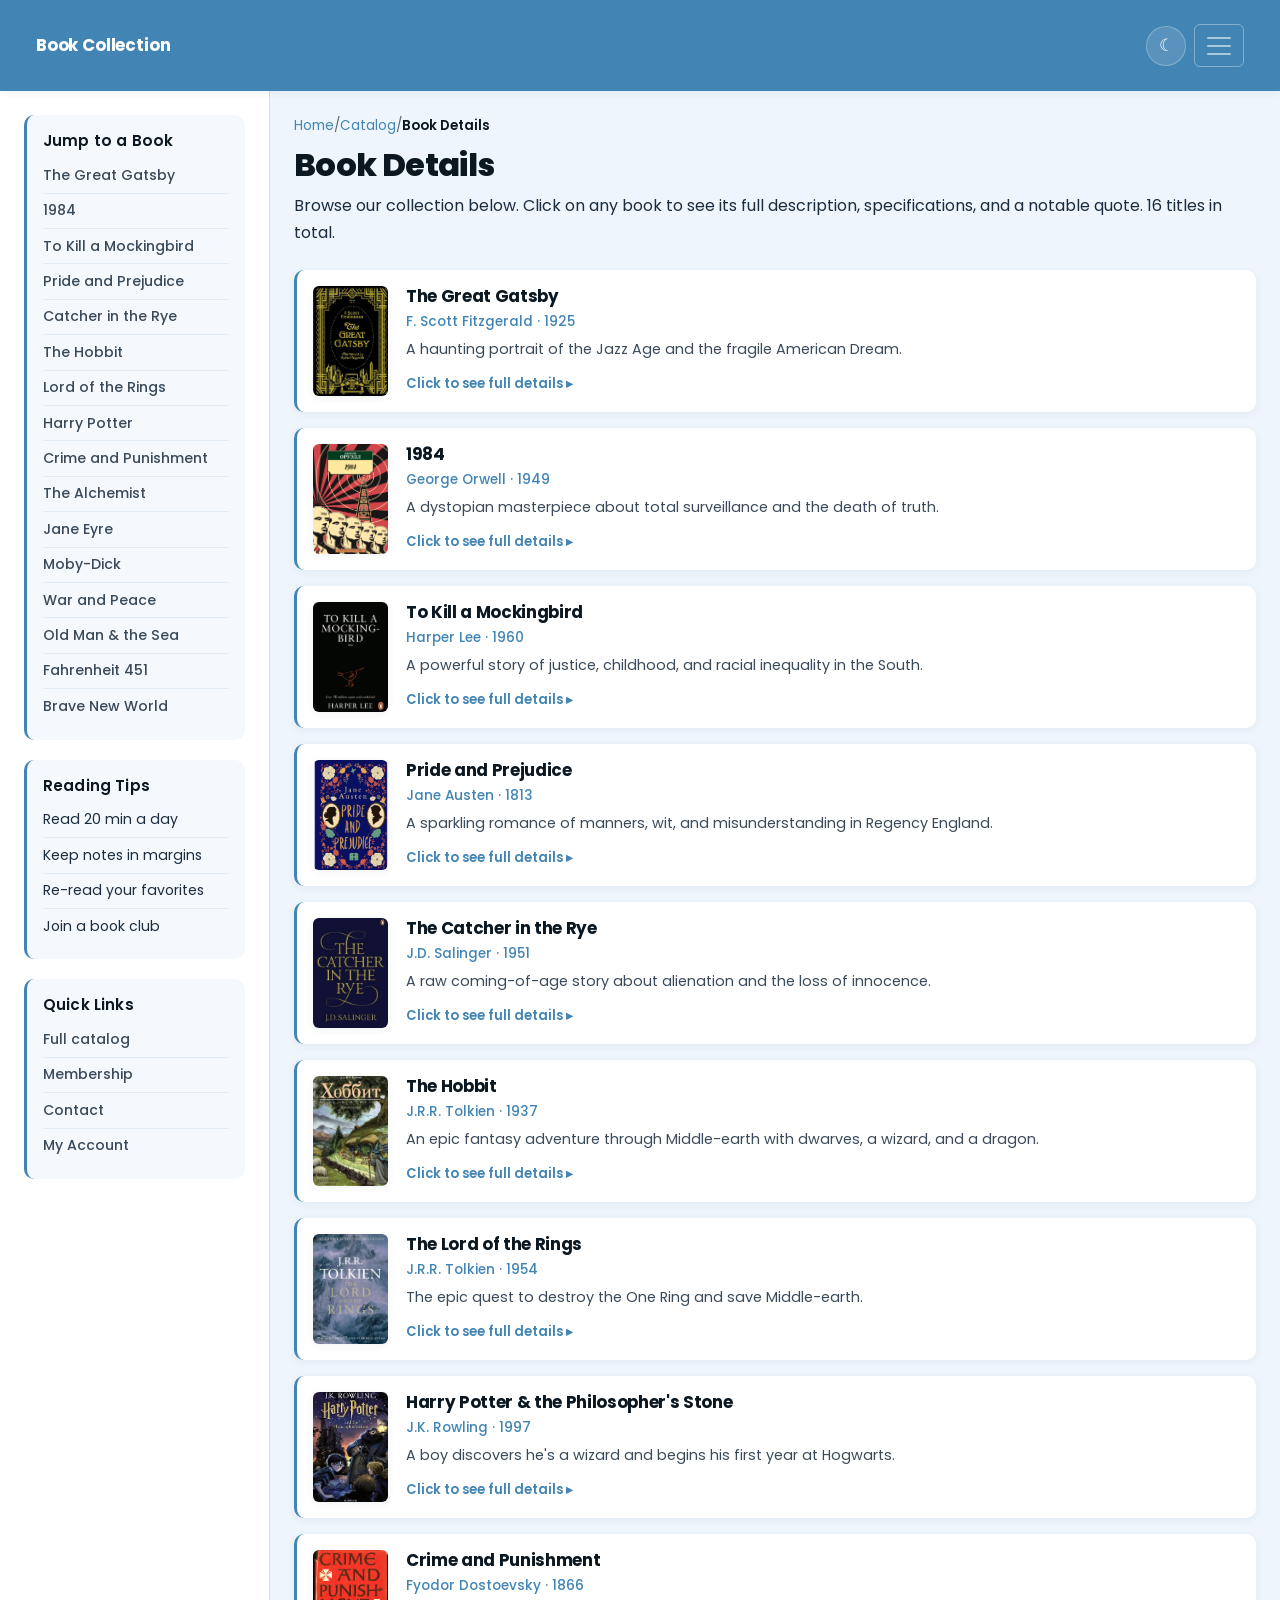
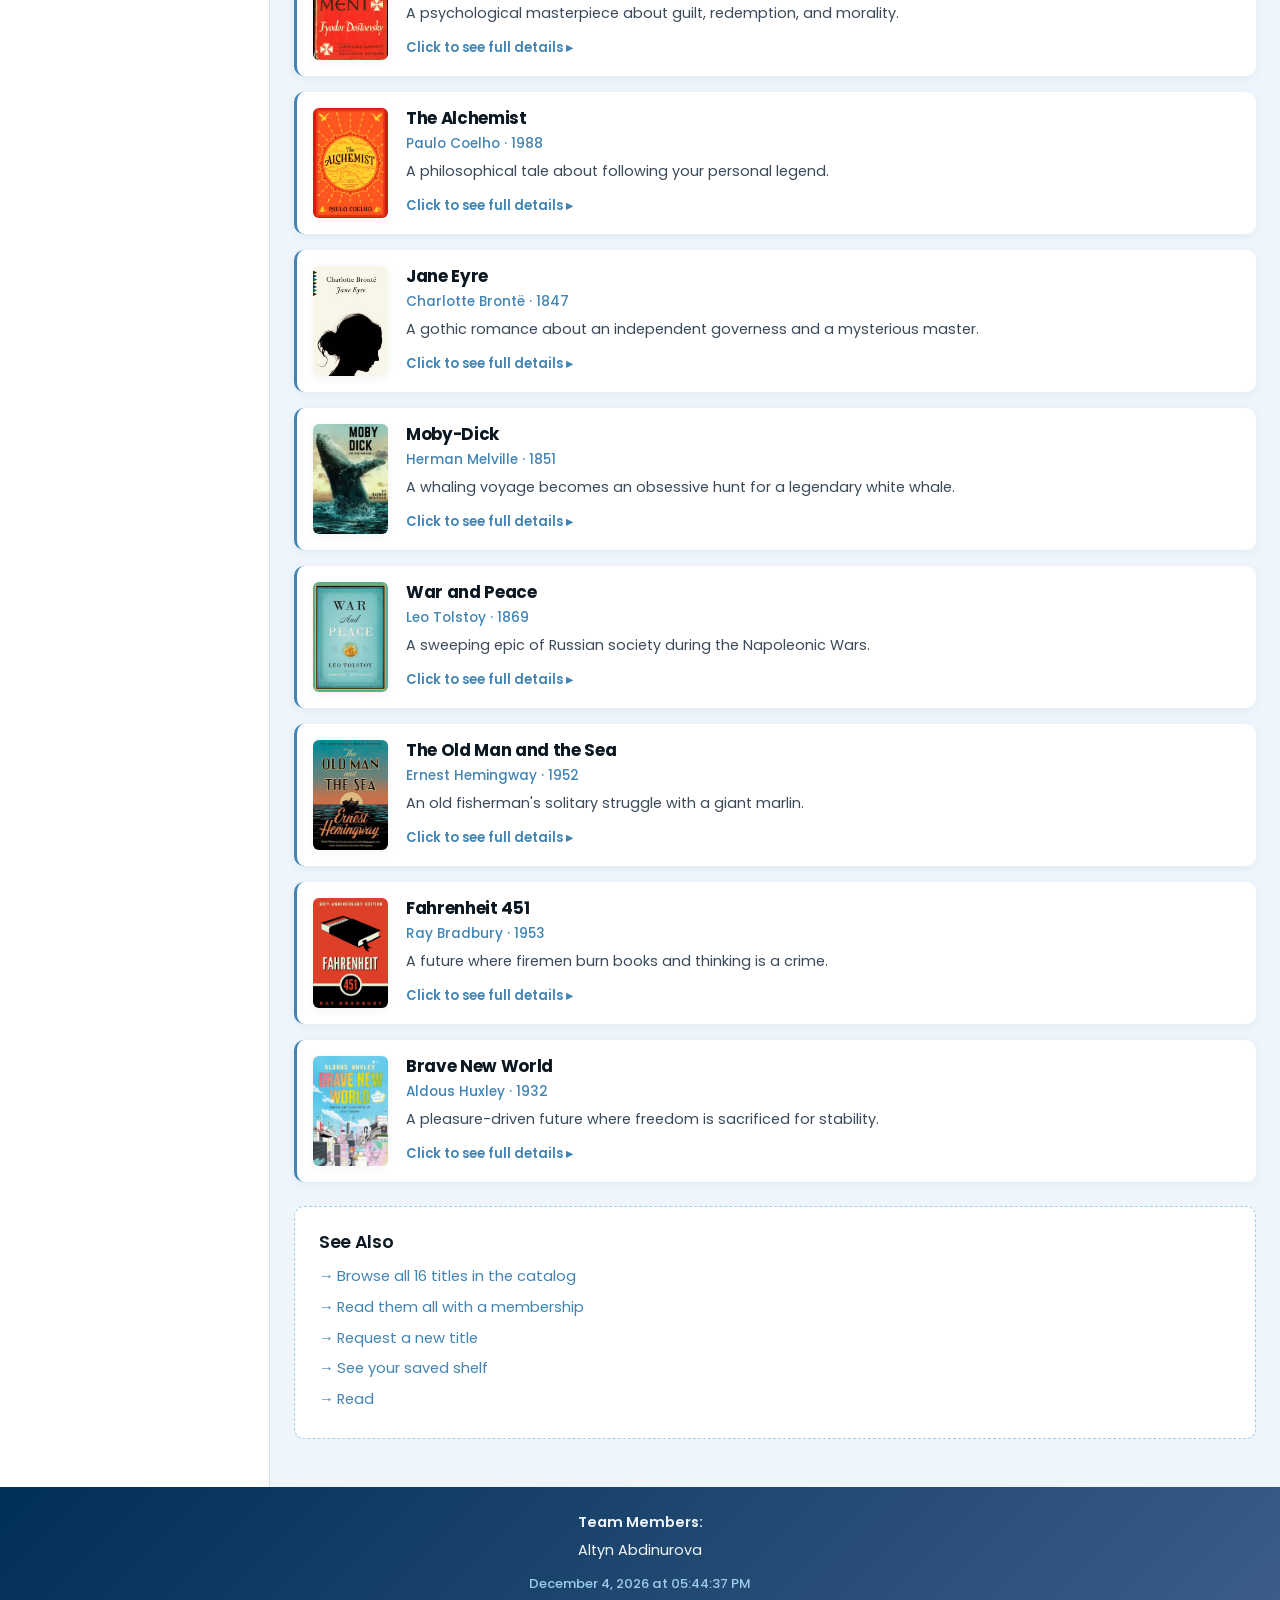
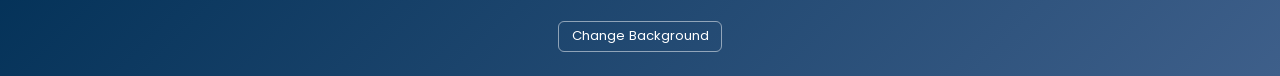
<file: 3product.html>
<!DOCTYPE html>
<html lang="en">
<head>
  <meta charset="UTF-8">
  <meta name="viewport" content="width=device-width, initial-scale=1.0">
  <title>Book Details — Digital Book Collection</title>
  <script>
    (function () {
      var t = localStorage.getItem('bc_theme');
      if (!t) t = window.matchMedia('(prefers-color-scheme: dark)').matches ? 'dark' : 'light';
      document.documentElement.setAttribute('data-theme', t);
    })();
  </script>
  <link href="https://cdn.jsdelivr.net/npm/bootstrap@5.3.2/dist/css/bootstrap.min.css" rel="stylesheet">
  <link rel="stylesheet" href="css/style.css">
</head>
<body>
  <div class="page-grid mx-auto">
    <header id="main-header" class="px-3 px-lg-4 py-3">
      <nav class="navbar navbar-expand-xxl navbar-dark w-100" aria-label="Main navigation">
        <div class="container-fluid">
          <a class="navbar-brand" href="index.html">Book Collection</a>
          <div class="d-flex align-items-center gap-2 ms-auto order-xxl-last">
            <button class="theme-toggle" type="button" id="theme-toggle" aria-label="Toggle theme">☾</button>
            <button class="navbar-toggler" type="button"
                    data-bs-toggle="collapse" data-bs-target="#navbarMain"
                    aria-controls="navbarMain" aria-expanded="false"
                    aria-label="Toggle navigation">
              <span class="navbar-toggler-icon"></span>
            </button>
          </div>
          <div class="collapse navbar-collapse" id="navbarMain">
            <ul class="navbar-nav ms-auto mb-2 mb-xxl-0">
              <li class="nav-item"><a class="nav-link" href="index.html">Home</a></li>
              <li class="nav-item"><a class="nav-link" href="2catalog.html">Catalog</a></li>
              <li class="nav-item"><a class="nav-link active" aria-current="page" href="3product.html">Book Details</a></li>
              <li class="nav-item"><a class="nav-link" href="4about.html">About Us</a></li>
              <li class="nav-item"><a class="nav-link" href="5prices.html">Pricing</a></li>
              <li class="nav-item"><a class="nav-link" href="6contact.html">Contact Us</a></li>
              <li class="nav-item"><a class="nav-link" href="7account.html">My Account</a></li>
              <li class="nav-item"><a class="nav-link" href="8reader.html">Read</a></li>
            </ul>
          </div>
        </div>
      </nav>
    </header>

    <aside class="sidebar p-3 p-lg-4">
      <div class="sidebar-block p-3">
        <h3 class="mb-2">Jump to a Book</h3>
        <ul>
          <li><a href="#gatsby">The Great Gatsby</a></li>
          <li><a href="#1984">1984</a></li>
          <li><a href="#mockingbird">To Kill a Mockingbird</a></li>
          <li><a href="#pride">Pride and Prejudice</a></li>
          <li><a href="#catcher">Catcher in the Rye</a></li>
          <li><a href="#hobbit">The Hobbit</a></li>
          <li><a href="#lotr">Lord of the Rings</a></li>
          <li><a href="#harry">Harry Potter</a></li>
          <li><a href="#crime">Crime and Punishment</a></li>
          <li><a href="#alchemist">The Alchemist</a></li>
          <li><a href="#janeeyre">Jane Eyre</a></li>
          <li><a href="#moby">Moby-Dick</a></li>
          <li><a href="#warpeace">War and Peace</a></li>
          <li><a href="#oldman">Old Man &amp; the Sea</a></li>
          <li><a href="#f451">Fahrenheit 451</a></li>
          <li><a href="#bravenew">Brave New World</a></li>
        </ul>
      </div>
      <div class="sidebar-block p-3">
        <h3 class="mb-2">Reading Tips</h3>
        <ul>
          <li>Read 20 min a day</li>
          <li>Keep notes in margins</li>
          <li>Re-read your favorites</li>
          <li>Join a book club</li>
        </ul>
      </div>
      <div class="sidebar-block p-3">
        <h3 class="mb-2">Quick Links</h3>
        <ul>
          <li><a href="2catalog.html">Full catalog</a></li>
          <li><a href="5prices.html">Membership</a></li>
          <li><a href="6contact.html">Contact</a></li>
          <li><a href="7account.html">My Account</a></li>
        </ul>
      </div>
    </aside>

    <main class="main-content p-3 p-lg-4">
      <p class="breadcrumb mb-2"><a href="index.html">Home</a> / <a href="2catalog.html">Catalog</a> / <span>Book Details</span></p>

      <h1>Book Details</h1>
      <p>Browse our collection below. Click on any book to see its full description, specifications, and a notable quote. 16 titles in total.</p>

      <div class="book-list my-4">

        <details class="book-card mb-3" id="gatsby">
          <summary class="book-summary p-3">
            <img src="imgs/gatsby.jpg" alt="The Great Gatsby cover">
            <div class="book-info">
              <h3 class="mb-1">The Great Gatsby</h3>
              <p class="book-author mb-1">F. Scott Fitzgerald · 1925</p>
              <p class="book-short mb-2">A haunting portrait of the Jazz Age and the fragile American Dream.</p>
              <span class="book-toggle">Click to see full details</span>
            </div>
          </summary>
          <div class="book-details p-3 p-lg-4">
            <h4 class="mb-2">Specification</h4>
            <ul>
              <li><strong>Author:</strong> F. Scott Fitzgerald</li>
              <li><strong>Published:</strong> 1925</li>
              <li><strong>Pages:</strong> 180</li>
              <li><strong>Genre:</strong> Classic Literature</li>
            </ul>
            <h4 class="mb-2">Overview</h4>
            <p>Set in the Jazz Age on Long Island, the novel depicts narrator Nick Carraway's interactions with mysterious millionaire Jay Gatsby and Gatsby's obsession to reunite with his former lover, Daisy Buchanan.</p>
            <blockquote class="p-2">"So we beat on, boats against the current, borne back ceaselessly into the past."</blockquote>
            <button class="btn btn-primary add-to-shelf mt-3" type="button" data-id="gatsby" data-title="The Great Gatsby" data-author="F. Scott Fitzgerald" data-cover="imgs/gatsby.jpg">Add to Shelf</button>
            <p class="mt-2 mb-0"><a href="2catalog.html">Back to catalog</a> · <a href="#1984">Next: 1984</a></p>
          </div>
        </details>

        <details class="book-card mb-3" id="1984">
          <summary class="book-summary p-3">
            <img src="imgs/1984.jpg" alt="1984 cover">
            <div class="book-info">
              <h3 class="mb-1">1984</h3>
              <p class="book-author mb-1">George Orwell · 1949</p>
              <p class="book-short mb-2">A dystopian masterpiece about total surveillance and the death of truth.</p>
              <span class="book-toggle">Click to see full details</span>
            </div>
          </summary>
          <div class="book-details p-3 p-lg-4">
            <h4 class="mb-2">Specification</h4>
            <ul>
              <li><strong>Author:</strong> George Orwell</li>
              <li><strong>Published:</strong> 1949</li>
              <li><strong>Pages:</strong> 328</li>
              <li><strong>Genre:</strong> Dystopian Fiction</li>
            </ul>
            <h4 class="mb-2">Overview</h4>
            <p>In a totalitarian future, Winston Smith works for the Ministry of Truth rewriting history. He rebels against the omnipresent Party and Big Brother, only to discover that love and truth are the most dangerous crimes of all.</p>
            <blockquote class="p-2">"Big Brother is watching you."</blockquote>
            <button class="btn btn-primary add-to-shelf mt-3" type="button" data-id="1984" data-title="1984" data-author="George Orwell" data-cover="imgs/1984.jpg">Add to Shelf</button>
            <p class="mt-2 mb-0"><a href="#gatsby">Previous</a> · <a href="#mockingbird">Next: Mockingbird</a></p>
          </div>
        </details>

        <details class="book-card mb-3" id="mockingbird">
          <summary class="book-summary p-3">
            <img src="imgs/mockingbird.jpg" alt="To Kill a Mockingbird cover">
            <div class="book-info">
              <h3 class="mb-1">To Kill a Mockingbird</h3>
              <p class="book-author mb-1">Harper Lee · 1960</p>
              <p class="book-short mb-2">A powerful story of justice, childhood, and racial inequality in the South.</p>
              <span class="book-toggle">Click to see full details</span>
            </div>
          </summary>
          <div class="book-details p-3 p-lg-4">
            <h4 class="mb-2">Specification</h4>
            <ul>
              <li><strong>Author:</strong> Harper Lee</li>
              <li><strong>Published:</strong> 1960</li>
              <li><strong>Pages:</strong> 281</li>
              <li><strong>Genre:</strong> Classic Fiction</li>
            </ul>
            <h4 class="mb-2">Overview</h4>
            <p>Young Scout Finch witnesses racial injustice in her Alabama town when her father, lawyer Atticus Finch, defends a Black man falsely accused of a crime.</p>
            <blockquote class="p-2">"You never really understand a person until you consider things from his point of view."</blockquote>
            <button class="btn btn-primary add-to-shelf mt-3" type="button" data-id="mockingbird" data-title="To Kill a Mockingbird" data-author="Harper Lee" data-cover="imgs/mockingbird.jpg">Add to Shelf</button>
            <p class="mt-2 mb-0"><a href="#1984">Previous</a> · <a href="#pride">Next: Pride and Prejudice</a></p>
          </div>
        </details>

        <details class="book-card mb-3" id="pride">
          <summary class="book-summary p-3">
            <img src="imgs/pride.jpg" alt="Pride and Prejudice cover">
            <div class="book-info">
              <h3 class="mb-1">Pride and Prejudice</h3>
              <p class="book-author mb-1">Jane Austen · 1813</p>
              <p class="book-short mb-2">A sparkling romance of manners, wit, and misunderstanding in Regency England.</p>
              <span class="book-toggle">Click to see full details</span>
            </div>
          </summary>
          <div class="book-details p-3 p-lg-4">
            <h4 class="mb-2">Specification</h4>
            <ul>
              <li><strong>Author:</strong> Jane Austen</li>
              <li><strong>Published:</strong> 1813</li>
              <li><strong>Pages:</strong> 279</li>
              <li><strong>Genre:</strong> Romance / Classic</li>
            </ul>
            <h4 class="mb-2">Overview</h4>
            <p>Elizabeth Bennet navigates love, family, and society in Regency-era England, sparring with the proud Mr. Darcy while discovering the true meaning of both.</p>
            <blockquote class="p-2">"It is a truth universally acknowledged, that a single man in possession of a good fortune, must be in want of a wife."</blockquote>
            <button class="btn btn-primary add-to-shelf mt-3" type="button" data-id="pride" data-title="Pride and Prejudice" data-author="Jane Austen" data-cover="imgs/pride.jpg">Add to Shelf</button>
            <p class="mt-2 mb-0"><a href="#mockingbird">Previous</a> · <a href="#catcher">Next: Catcher in the Rye</a></p>
          </div>
        </details>

        <details class="book-card mb-3" id="catcher">
          <summary class="book-summary p-3">
            <img src="imgs/catcher.jpg" alt="The Catcher in the Rye cover">
            <div class="book-info">
              <h3 class="mb-1">The Catcher in the Rye</h3>
              <p class="book-author mb-1">J.D. Salinger · 1951</p>
              <p class="book-short mb-2">A raw coming-of-age story about alienation and the loss of innocence.</p>
              <span class="book-toggle">Click to see full details</span>
            </div>
          </summary>
          <div class="book-details p-3 p-lg-4">
            <h4 class="mb-2">Specification</h4>
            <ul>
              <li><strong>Author:</strong> J.D. Salinger</li>
              <li><strong>Published:</strong> 1951</li>
              <li><strong>Pages:</strong> 277</li>
              <li><strong>Genre:</strong> Coming-of-Age</li>
            </ul>
            <h4 class="mb-2">Overview</h4>
            <p>Holden Caulfield wanders New York City after being expelled from prep school, grappling with alienation, identity, and the loss of innocence.</p>
            <blockquote class="p-2">"If you really want to know the truth, I'm quite illiterate, but I read a lot."</blockquote>
            <button class="btn btn-primary add-to-shelf mt-3" type="button" data-id="catcher" data-title="The Catcher in the Rye" data-author="J.D. Salinger" data-cover="imgs/catcher.jpg">Add to Shelf</button>
            <p class="mt-2 mb-0"><a href="#pride">Previous</a> · <a href="#hobbit">Next: The Hobbit</a></p>
          </div>
        </details>

        <details class="book-card mb-3" id="hobbit">
          <summary class="book-summary p-3">
            <img src="imgs/hobbit.jpg" alt="The Hobbit cover">
            <div class="book-info">
              <h3 class="mb-1">The Hobbit</h3>
              <p class="book-author mb-1">J.R.R. Tolkien · 1937</p>
              <p class="book-short mb-2">An epic fantasy adventure through Middle-earth with dwarves, a wizard, and a dragon.</p>
              <span class="book-toggle">Click to see full details</span>
            </div>
          </summary>
          <div class="book-details p-3 p-lg-4">
            <h4 class="mb-2">Specification</h4>
            <ul>
              <li><strong>Author:</strong> J.R.R. Tolkien</li>
              <li><strong>Published:</strong> 1937</li>
              <li><strong>Pages:</strong> 310</li>
              <li><strong>Genre:</strong> Fantasy</li>
            </ul>
            <h4 class="mb-2">Overview</h4>
            <p>Bilbo Baggins, a quiet hobbit, is swept into an epic quest by the wizard Gandalf and thirteen dwarves to reclaim their mountain home from the dragon Smaug.</p>
            <blockquote class="p-2">"In a hole in the ground there lived a hobbit."</blockquote>
            <button class="btn btn-primary add-to-shelf mt-3" type="button" data-id="hobbit" data-title="The Hobbit" data-author="J.R.R. Tolkien" data-cover="imgs/hobbit.jpg">Add to Shelf</button>
            <p class="mt-2 mb-0"><a href="#catcher">Previous</a> · <a href="#lotr">Next: Lord of the Rings</a></p>
          </div>
        </details>

        <details class="book-card mb-3" id="lotr">
          <summary class="book-summary p-3">
            <img src="imgs/lotr.jpg" alt="The Lord of the Rings cover">
            <div class="book-info">
              <h3 class="mb-1">The Lord of the Rings</h3>
              <p class="book-author mb-1">J.R.R. Tolkien · 1954</p>
              <p class="book-short mb-2">The epic quest to destroy the One Ring and save Middle-earth.</p>
              <span class="book-toggle">Click to see full details</span>
            </div>
          </summary>
          <div class="book-details p-3 p-lg-4">
            <h4 class="mb-2">Specification</h4>
            <ul>
              <li><strong>Author:</strong> J.R.R. Tolkien</li>
              <li><strong>Published:</strong> 1954–1955</li>
              <li><strong>Pages:</strong> 1178</li>
              <li><strong>Genre:</strong> Epic Fantasy</li>
            </ul>
            <h4 class="mb-2">Overview</h4>
            <p>Frodo Baggins inherits the One Ring and must carry it to Mount Doom to destroy it, facing orcs, betrayal, and the dark lord Sauron.</p>
            <blockquote class="p-2">"One Ring to rule them all, One Ring to find them."</blockquote>
            <button class="btn btn-primary add-to-shelf mt-3" type="button" data-id="lotr" data-title="The Lord of the Rings" data-author="J.R.R. Tolkien" data-cover="imgs/lotr.jpg">Add to Shelf</button>
            <p class="mt-2 mb-0"><a href="#hobbit">Previous</a> · <a href="#harry">Next: Harry Potter</a></p>
          </div>
        </details>

        <details class="book-card mb-3" id="harry">
          <summary class="book-summary p-3">
            <img src="imgs/harry.jpg" alt="Harry Potter cover">
            <div class="book-info">
              <h3 class="mb-1">Harry Potter &amp; the Philosopher's Stone</h3>
              <p class="book-author mb-1">J.K. Rowling · 1997</p>
              <p class="book-short mb-2">A boy discovers he's a wizard and begins his first year at Hogwarts.</p>
              <span class="book-toggle">Click to see full details</span>
            </div>
          </summary>
          <div class="book-details p-3 p-lg-4">
            <h4 class="mb-2">Specification</h4>
            <ul>
              <li><strong>Author:</strong> J.K. Rowling</li>
              <li><strong>Published:</strong> 1997</li>
              <li><strong>Pages:</strong> 223</li>
              <li><strong>Genre:</strong> Fantasy / YA</li>
            </ul>
            <h4 class="mb-2">Overview</h4>
            <p>On his eleventh birthday, Harry Potter learns he is a wizard and is invited to attend Hogwarts School of Witchcraft and Wizardry.</p>
            <blockquote class="p-2">"It does not do to dwell on dreams and forget to live."</blockquote>
            <button class="btn btn-primary add-to-shelf mt-3" type="button" data-id="harry" data-title="Harry Potter & the Philosopher's Stone" data-author="J.K. Rowling" data-cover="imgs/harry.jpg">Add to Shelf</button>
            <p class="mt-2 mb-0"><a href="#lotr">Previous</a> · <a href="#crime">Next: Crime and Punishment</a></p>
          </div>
        </details>

        <details class="book-card mb-3" id="crime">
          <summary class="book-summary p-3">
            <img src="imgs/crime.jpg" alt="Crime and Punishment cover">
            <div class="book-info">
              <h3 class="mb-1">Crime and Punishment</h3>
              <p class="book-author mb-1">Fyodor Dostoevsky · 1866</p>
              <p class="book-short mb-2">A psychological masterpiece about guilt, redemption, and morality.</p>
              <span class="book-toggle">Click to see full details</span>
            </div>
          </summary>
          <div class="book-details p-3 p-lg-4">
            <h4 class="mb-2">Specification</h4>
            <ul>
              <li><strong>Author:</strong> Fyodor Dostoevsky</li>
              <li><strong>Published:</strong> 1866</li>
              <li><strong>Pages:</strong> 671</li>
              <li><strong>Genre:</strong> Psychological Fiction</li>
            </ul>
            <h4 class="mb-2">Overview</h4>
            <p>Rodion Raskolnikov, a destitute ex-student in St. Petersburg, commits a murder to test his theory of the "extraordinary man" — and is consumed by guilt.</p>
            <blockquote class="p-2">"Pain and suffering are always inevitable for a large intelligence and a deep heart."</blockquote>
            <button class="btn btn-primary add-to-shelf mt-3" type="button" data-id="crime" data-title="Crime and Punishment" data-author="Fyodor Dostoevsky" data-cover="imgs/crime.jpg">Add to Shelf</button>
            <p class="mt-2 mb-0"><a href="#harry">Previous</a> · <a href="#alchemist">Next: The Alchemist</a></p>
          </div>
        </details>

        <details class="book-card mb-3" id="alchemist">
          <summary class="book-summary p-3">
            <img src="imgs/alchemist.jpg" alt="The Alchemist cover">
            <div class="book-info">
              <h3 class="mb-1">The Alchemist</h3>
              <p class="book-author mb-1">Paulo Coelho · 1988</p>
              <p class="book-short mb-2">A philosophical tale about following your personal legend.</p>
              <span class="book-toggle">Click to see full details</span>
            </div>
          </summary>
          <div class="book-details p-3 p-lg-4">
            <h4 class="mb-2">Specification</h4>
            <ul>
              <li><strong>Author:</strong> Paulo Coelho</li>
              <li><strong>Published:</strong> 1988</li>
              <li><strong>Pages:</strong> 208</li>
              <li><strong>Genre:</strong> Philosophical Fiction</li>
            </ul>
            <h4 class="mb-2">Overview</h4>
            <p>Santiago, an Andalusian shepherd boy, travels to Egypt after a recurring dream about treasure — meeting kings, alchemists, and his own destiny along the way.</p>
            <blockquote class="p-2">"When you want something, all the universe conspires in helping you to achieve it."</blockquote>
            <button class="btn btn-primary add-to-shelf mt-3" type="button" data-id="alchemist" data-title="The Alchemist" data-author="Paulo Coelho" data-cover="imgs/alchemist.jpg">Add to Shelf</button>
            <p class="mt-2 mb-0"><a href="#crime">Previous</a> · <a href="#janeeyre">Next: Jane Eyre</a></p>
          </div>
        </details>

        <details class="book-card mb-3" id="janeeyre">
          <summary class="book-summary p-3">
            <img src="imgs/janeeyre.jpg" alt="Jane Eyre cover">
            <div class="book-info">
              <h3 class="mb-1">Jane Eyre</h3>
              <p class="book-author mb-1">Charlotte Brontë · 1847</p>
              <p class="book-short mb-2">A gothic romance about an independent governess and a mysterious master.</p>
              <span class="book-toggle">Click to see full details</span>
            </div>
          </summary>
          <div class="book-details p-3 p-lg-4">
            <h4 class="mb-2">Specification</h4>
            <ul>
              <li><strong>Author:</strong> Charlotte Brontë</li>
              <li><strong>Published:</strong> 1847</li>
              <li><strong>Pages:</strong> 507</li>
              <li><strong>Genre:</strong> Gothic Romance</li>
            </ul>
            <h4 class="mb-2">Overview</h4>
            <p>Orphaned Jane Eyre becomes a governess at Thornfield Hall and falls in love with its brooding master, Mr. Rochester — but his secret threatens everything.</p>
            <blockquote class="p-2">"I am no bird; and no net ensnares me: I am a free human being with an independent will."</blockquote>
            <button class="btn btn-primary add-to-shelf mt-3" type="button" data-id="janeeyre" data-title="Jane Eyre" data-author="Charlotte Brontë" data-cover="imgs/janeeyre.jpg">Add to Shelf</button>
            <p class="mt-2 mb-0"><a href="#alchemist">Previous</a> · <a href="#moby">Next: Moby-Dick</a></p>
          </div>
        </details>

        <details class="book-card mb-3" id="moby">
          <summary class="book-summary p-3">
            <img src="imgs/moby.jpg" alt="Moby-Dick cover">
            <div class="book-info">
              <h3 class="mb-1">Moby-Dick</h3>
              <p class="book-author mb-1">Herman Melville · 1851</p>
              <p class="book-short mb-2">A whaling voyage becomes an obsessive hunt for a legendary white whale.</p>
              <span class="book-toggle">Click to see full details</span>
            </div>
          </summary>
          <div class="book-details p-3 p-lg-4">
            <h4 class="mb-2">Specification</h4>
            <ul>
              <li><strong>Author:</strong> Herman Melville</li>
              <li><strong>Published:</strong> 1851</li>
              <li><strong>Pages:</strong> 635</li>
              <li><strong>Genre:</strong> Adventure</li>
            </ul>
            <h4 class="mb-2">Overview</h4>
            <p>Ishmael joins the whaling ship Pequod, whose captain Ahab is consumed by revenge against the white whale that took his leg.</p>
            <blockquote class="p-2">"Call me Ishmael."</blockquote>
            <button class="btn btn-primary add-to-shelf mt-3" type="button" data-id="moby" data-title="Moby-Dick" data-author="Herman Melville" data-cover="imgs/moby.jpg">Add to Shelf</button>
            <p class="mt-2 mb-0"><a href="#janeeyre">Previous</a> · <a href="#warpeace">Next: War and Peace</a></p>
          </div>
        </details>

        <details class="book-card mb-3" id="warpeace">
          <summary class="book-summary p-3">
            <img src="imgs/warpeace.jpg" alt="War and Peace cover">
            <div class="book-info">
              <h3 class="mb-1">War and Peace</h3>
              <p class="book-author mb-1">Leo Tolstoy · 1869</p>
              <p class="book-short mb-2">A sweeping epic of Russian society during the Napoleonic Wars.</p>
              <span class="book-toggle">Click to see full details</span>
            </div>
          </summary>
          <div class="book-details p-3 p-lg-4">
            <h4 class="mb-2">Specification</h4>
            <ul>
              <li><strong>Author:</strong> Leo Tolstoy</li>
              <li><strong>Published:</strong> 1869</li>
              <li><strong>Pages:</strong> 1225</li>
              <li><strong>Genre:</strong> Historical Fiction</li>
            </ul>
            <h4 class="mb-2">Overview</h4>
            <p>Interweaving the lives of five aristocratic families, Tolstoy explores love, war, and history during Napoleon's invasion of Russia.</p>
            <blockquote class="p-2">"The strongest of all warriors are these two — Time and Patience."</blockquote>
            <button class="btn btn-primary add-to-shelf mt-3" type="button" data-id="warpeace" data-title="War and Peace" data-author="Leo Tolstoy" data-cover="imgs/warpeace.jpg">Add to Shelf</button>
            <p class="mt-2 mb-0"><a href="#moby">Previous</a> · <a href="#oldman">Next: The Old Man and the Sea</a></p>
          </div>
        </details>

        <details class="book-card mb-3" id="oldman">
          <summary class="book-summary p-3">
            <img src="imgs/oldman.jpg" alt="The Old Man and the Sea cover">
            <div class="book-info">
              <h3 class="mb-1">The Old Man and the Sea</h3>
              <p class="book-author mb-1">Ernest Hemingway · 1952</p>
              <p class="book-short mb-2">An old fisherman's solitary struggle with a giant marlin.</p>
              <span class="book-toggle">Click to see full details</span>
            </div>
          </summary>
          <div class="book-details p-3 p-lg-4">
            <h4 class="mb-2">Specification</h4>
            <ul>
              <li><strong>Author:</strong> Ernest Hemingway</li>
              <li><strong>Published:</strong> 1952</li>
              <li><strong>Pages:</strong> 127</li>
              <li><strong>Genre:</strong> Fiction / Novella</li>
            </ul>
            <h4 class="mb-2">Overview</h4>
            <p>Santiago, an aging Cuban fisherman, battles a giant marlin far out at sea in a struggle of endurance, dignity, and nature.</p>
            <blockquote class="p-2">"A man can be destroyed but not defeated."</blockquote>
            <button class="btn btn-primary add-to-shelf mt-3" type="button" data-id="oldman" data-title="The Old Man and the Sea" data-author="Ernest Hemingway" data-cover="imgs/oldman.jpg">Add to Shelf</button>
            <p class="mt-2 mb-0"><a href="#warpeace">Previous</a> · <a href="#f451">Next: Fahrenheit 451</a></p>
          </div>
        </details>

        <details class="book-card mb-3" id="f451">
          <summary class="book-summary p-3">
            <img src="imgs/f451.jpg" alt="Fahrenheit 451 cover">
            <div class="book-info">
              <h3 class="mb-1">Fahrenheit 451</h3>
              <p class="book-author mb-1">Ray Bradbury · 1953</p>
              <p class="book-short mb-2">A future where firemen burn books and thinking is a crime.</p>
              <span class="book-toggle">Click to see full details</span>
            </div>
          </summary>
          <div class="book-details p-3 p-lg-4">
            <h4 class="mb-2">Specification</h4>
            <ul>
              <li><strong>Author:</strong> Ray Bradbury</li>
              <li><strong>Published:</strong> 1953</li>
              <li><strong>Pages:</strong> 194</li>
              <li><strong>Genre:</strong> Dystopia / Sci-Fi</li>
            </ul>
            <h4 class="mb-2">Overview</h4>
            <p>Guy Montag is a fireman who burns books — until he begins to question his society and the meaning of reading.</p>
            <blockquote class="p-2">"It was a pleasure to burn."</blockquote>
            <button class="btn btn-primary add-to-shelf mt-3" type="button" data-id="f451" data-title="Fahrenheit 451" data-author="Ray Bradbury" data-cover="imgs/f451.jpg">Add to Shelf</button>
            <p class="mt-2 mb-0"><a href="#oldman">Previous</a> · <a href="#bravenew">Next: Brave New World</a></p>
          </div>
        </details>

        <details class="book-card mb-3" id="bravenew">
          <summary class="book-summary p-3">
            <img src="imgs/bravenew.jpg" alt="Brave New World cover">
            <div class="book-info">
              <h3 class="mb-1">Brave New World</h3>
              <p class="book-author mb-1">Aldous Huxley · 1932</p>
              <p class="book-short mb-2">A pleasure-driven future where freedom is sacrificed for stability.</p>
              <span class="book-toggle">Click to see full details</span>
            </div>
          </summary>
          <div class="book-details p-3 p-lg-4">
            <h4 class="mb-2">Specification</h4>
            <ul>
              <li><strong>Author:</strong> Aldous Huxley</li>
              <li><strong>Published:</strong> 1932</li>
              <li><strong>Pages:</strong> 311</li>
              <li><strong>Genre:</strong> Dystopia / Sci-Fi</li>
            </ul>
            <h4 class="mb-2">Overview</h4>
            <p>In a genetically engineered society, citizens are conditioned for happiness — until one outsider challenges the system.</p>
            <blockquote class="p-2">"One believes things because one has been conditioned to believe them."</blockquote>
            <button class="btn btn-primary add-to-shelf mt-3" type="button" data-id="bravenew" data-title="Brave New World" data-author="Aldous Huxley" data-cover="imgs/bravenew.jpg">Add to Shelf</button>
            <p class="mt-2 mb-0"><a href="#f451">Previous</a> · <a href="2catalog.html">Back to catalog</a></p>
          </div>
        </details>

      </div>

      <div class="see-also my-4 p-3 p-lg-4">
        <h3 class="mb-2">See Also</h3>
        <ul class="mb-0">
          <li><a href="2catalog.html">Browse all 16 titles in the catalog</a></li>
          <li><a href="5prices.html">Read them all with a membership</a></li>
          <li><a href="6contact.html">Request a new title</a></li>
          <li><a href="7account.html">See your saved shelf</a></li>
          <li><a href="8reader.html">Read</a></li>
        </ul>
      </div>
    </main>

    <footer class="p-4">
      <p class="mb-1">Team Members:</p>
      <ul><li>Altyn Abdinurova</li></ul>
      <p id="datetime" class="footer-datetime"></p>
      <button id="bg-color-btn" type="button" class="btn btn-sm btn-outline-light">Change Background</button>
    </footer>
  </div>

  <script>
  (function () {
    const KEY_SHELF = 'bc_shelf';
    const getShelf = () => JSON.parse(localStorage.getItem(KEY_SHELF) || '[]');
    const setShelf = (a) => localStorage.setItem(KEY_SHELF, JSON.stringify(a));

    function updateButtons() {
      const shelf = getShelf();
      document.querySelectorAll('.add-to-shelf').forEach((btn) => {
        const id = btn.dataset.id;
        const onShelf = shelf.some((b) => b.id === id);
        if (onShelf) {
          btn.classList.add('on-shelf');
          btn.innerHTML = 'On your shelf';
        } else {
          btn.classList.remove('on-shelf');
          btn.innerHTML = 'Add to Shelf';
        }
      });
    }

    document.querySelectorAll('.add-to-shelf').forEach((btn) => {
      btn.addEventListener('click', () => {
        const id = btn.dataset.id;
        const shelf = getShelf();
        const idx = shelf.findIndex((b) => b.id === id);
        if (idx > -1) {
          shelf.splice(idx, 1);
        } else {
          shelf.push({
            id: id,
            title: btn.dataset.title,
            author: btn.dataset.author,
            cover: btn.dataset.cover,
            addedAt: Date.now()
          });
        }
        setShelf(shelf);
        updateButtons();
      });
    });

    updateButtons();
  })();
  </script>
  <script>
    function openBookFromHash() {
      const id = window.location.hash.slice(1);
      if (!id) return;
      const targetDetails = document.getElementById(id);
      if (targetDetails?.tagName === 'DETAILS') {
        targetDetails.open = true;
        targetDetails.scrollIntoView({ behavior: 'smooth', block: 'center' });
      }
    }
    window.addEventListener('DOMContentLoaded', openBookFromHash);
    window.addEventListener('hashchange', openBookFromHash);
  </script>
  <script src="https://cdn.jsdelivr.net/npm/bootstrap@5.3.2/dist/js/bootstrap.bundle.min.js"></script>
  <script src="js/assign4.js"></script>
</body>
</html>
</file>
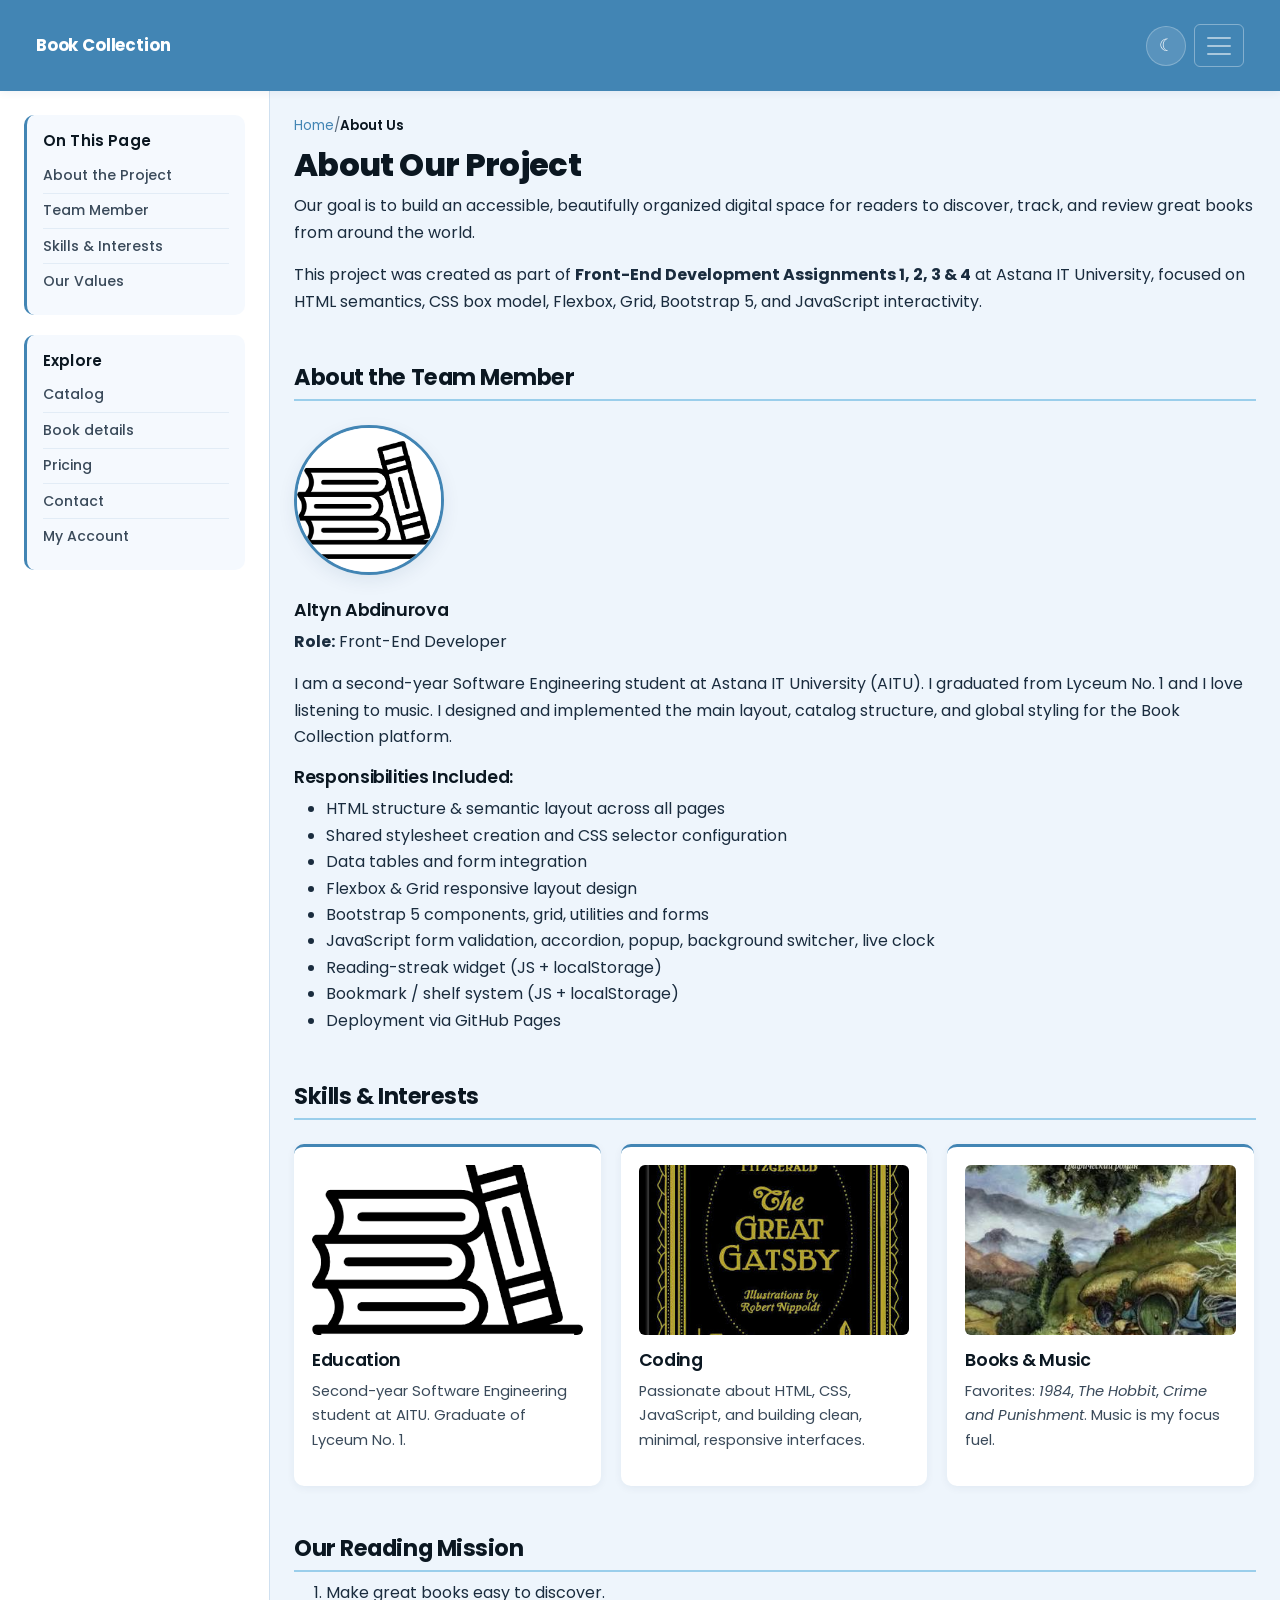
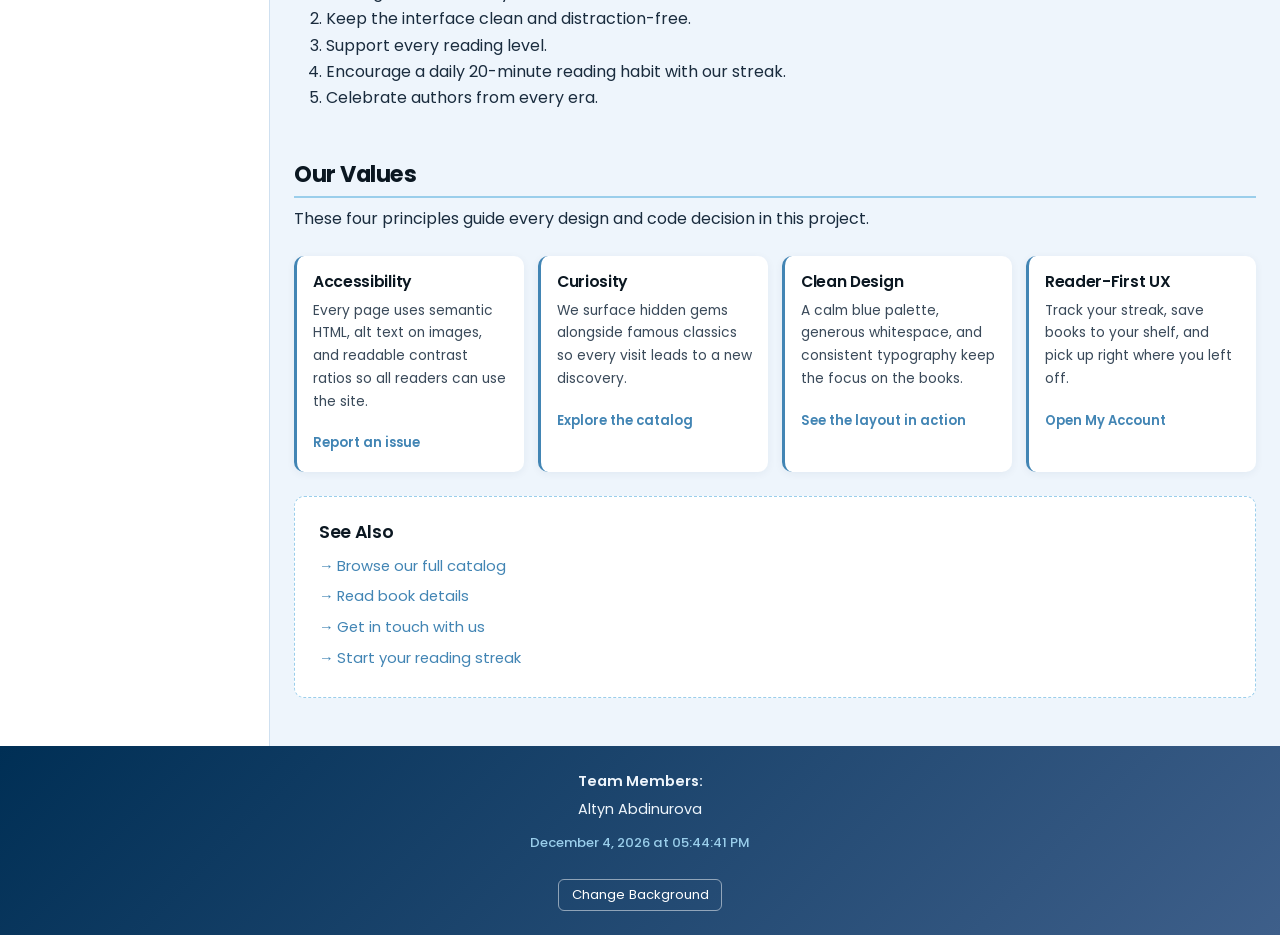
<file: 4about.html>
<!DOCTYPE html>
<html lang="en">
<head>
  <meta charset="UTF-8">
  <meta name="viewport" content="width=device-width, initial-scale=1.0">
  <title>About Us — Team Project</title>
  <script>
    (function () {
      var t = localStorage.getItem('bc_theme');
      if (!t) t = window.matchMedia('(prefers-color-scheme: dark)').matches ? 'dark' : 'light';
      document.documentElement.setAttribute('data-theme', t);
    })();
  </script>
  <link href="https://cdn.jsdelivr.net/npm/bootstrap@5.3.2/dist/css/bootstrap.min.css" rel="stylesheet">
  <link rel="stylesheet" href="css/style.css">
</head>
<body>
  <div class="page-grid mx-auto">
    <header id="main-header" class="px-3 px-lg-4 py-3">
      <nav class="navbar navbar-expand-xxl navbar-dark w-100" aria-label="Main navigation">
        <div class="container-fluid">
          <a class="navbar-brand" href="index.html">Book Collection</a>
          <div class="d-flex align-items-center gap-2 ms-auto order-xxl-last">
            <button class="theme-toggle" type="button" id="theme-toggle" aria-label="Toggle theme">☾</button>
            <button class="navbar-toggler" type="button"
                    data-bs-toggle="collapse" data-bs-target="#navbarMain"
                    aria-controls="navbarMain" aria-expanded="false"
                    aria-label="Toggle navigation">
              <span class="navbar-toggler-icon"></span>
            </button>
          </div>
          <div class="collapse navbar-collapse" id="navbarMain">
            <ul class="navbar-nav ms-auto mb-2 mb-xxl-0">
              <li class="nav-item"><a class="nav-link" href="index.html">Home</a></li>
              <li class="nav-item"><a class="nav-link" href="2catalog.html">Catalog</a></li>
              <li class="nav-item"><a class="nav-link" href="3product.html">Book Details</a></li>
              <li class="nav-item"><a class="nav-link active" aria-current="page" href="4about.html">About Us</a></li>
              <li class="nav-item"><a class="nav-link" href="5prices.html">Pricing</a></li>
              <li class="nav-item"><a class="nav-link" href="6contact.html">Contact Us</a></li>
              <li class="nav-item"><a class="nav-link" href="7account.html">My Account</a></li>
              <li class="nav-item"><a class="nav-link" href="8reader.html">Read</a></li>
            </ul>
          </div>
        </div>
      </nav>
    </header>

    <aside class="sidebar p-3 p-lg-4">
      <div class="sidebar-block p-3">
        <h3 class="mb-2">On This Page</h3>
        <ul>
          <li><a href="#about-project">About the Project</a></li>
          <li><a href="#team">Team Member</a></li>
          <li><a href="#skills">Skills &amp; Interests</a></li>
          <li><a href="#values">Our Values</a></li>
        </ul>
      </div>
      <div class="sidebar-block p-3">
        <h3 class="mb-2">Explore</h3>
        <ul>
          <li><a href="2catalog.html">Catalog</a></li>
          <li><a href="3product.html">Book details</a></li>
          <li><a href="5prices.html">Pricing</a></li>
          <li><a href="6contact.html">Contact</a></li>
          <li><a href="7account.html">My Account</a></li>
        </ul>
      </div>
    </aside>

    <main class="main-content p-3 p-lg-4">
      <p class="breadcrumb mb-2"><a href="index.html">Home</a> / <span>About Us</span></p>

      <h1 id="about-project">About Our Project</h1>
      <p>Our goal is to build an accessible, beautifully organized digital space for readers to discover, track, and review great books from around the world.</p>
      <p>This project was created as part of <strong>Front-End Development Assignments 1, 2, 3 &amp; 4</strong> at Astana IT University, focused on HTML semantics, CSS box model, Flexbox, Grid, Bootstrap 5, and JavaScript interactivity.</p>

      <h2 id="team" class="mt-4 mt-lg-5">About the Team Member</h2>
      <img src="imgs/logo.png" alt="Book Collection profile logo" class="profile-img my-4">

      <h3>Altyn Abdinurova</h3>
      <p><strong>Role:</strong> Front-End Developer</p>
      <p>I am a second-year Software Engineering student at Astana IT University (AITU). I graduated from Lyceum No. 1 and I love listening to music. I designed and implemented the main layout, catalog structure, and global styling for the Book Collection platform.</p>

      <h3>Responsibilities Included:</h3>
      <ul>
        <li>HTML structure &amp; semantic layout across all pages</li>
        <li>Shared stylesheet creation and CSS selector configuration</li>
        <li>Data tables and form integration</li>
        <li>Flexbox &amp; Grid responsive layout design</li>
        <li>Bootstrap 5 components, grid, utilities and forms</li>
        <li>JavaScript form validation, accordion, popup, background switcher, live clock</li>
        <li>Reading-streak widget (JS + localStorage)</li>
        <li>Bookmark / shelf system (JS + localStorage)</li>
        <li>Deployment via GitHub Pages</li>
      </ul>

      <h2 id="skills" class="mt-4 mt-lg-5">Skills &amp; Interests</h2>
      <div class="custom-card-row my-4">
        <article class="custom-card">
          <img src="imgs/logo.png" alt="Education icon">
          <h3>Education</h3>
          <p>Second-year Software Engineering student at AITU. Graduate of Lyceum No. 1.</p>
        </article>
        <article class="custom-card">
          <img src="imgs/gatsby.jpg" alt="Coding icon">
          <h3>Coding</h3>
          <p>Passionate about HTML, CSS, JavaScript, and building clean, minimal, responsive interfaces.</p>
        </article>
        <article class="custom-card">
          <img src="imgs/hobbit.jpg" alt="Books icon">
          <h3>Books &amp; Music</h3>
          <p>Favorites: <em>1984</em>, <em>The Hobbit</em>, <em>Crime and Punishment</em>. Music is my focus fuel.</p>
        </article>
      </div>

      <h2 class="mt-4 mt-lg-5">Our Reading Mission</h2>
      <ol>
        <li>Make great books easy to discover.</li>
        <li>Keep the interface clean and distraction-free.</li>
        <li>Support every reading level.</li>
        <li>Encourage a daily 20-minute reading habit with our streak.</li>
        <li>Celebrate authors from every era.</li>
      </ol>

      <h2 id="values" class="mt-4 mt-lg-5">Our Values</h2>
      <p>These four principles guide every design and code decision in this project.</p>

      <div class="values-grid my-4">
        <div class="value-card p-3">
          <h3>Accessibility</h3>
          <p>Every page uses semantic HTML, alt text on images, and readable contrast ratios so all readers can use the site.</p>
          <a href="6contact.html">Report an issue</a>
        </div>
        <div class="value-card p-3">
          <h3>Curiosity</h3>
          <p>We surface hidden gems alongside famous classics so every visit leads to a new discovery.</p>
          <a href="2catalog.html">Explore the catalog</a>
        </div>
        <div class="value-card p-3">
          <h3>Clean Design</h3>
          <p>A calm blue palette, generous whitespace, and consistent typography keep the focus on the books.</p>
          <a href="3product.html">See the layout in action</a>
        </div>
        <div class="value-card p-3">
          <h3>Reader-First UX</h3>
          <p>Track your streak, save books to your shelf, and pick up right where you left off.</p>
          <a href="7account.html">Open My Account</a>
        </div>
      </div>

      <div class="see-also my-4 p-3 p-lg-4">
        <h3 class="mb-2">See Also</h3>
        <ul class="mb-0">
          <li><a href="2catalog.html">Browse our full catalog</a></li>
          <li><a href="3product.html">Read book details</a></li>
          <li><a href="6contact.html">Get in touch with us</a></li>
          <li><a href="7account.html">Start your reading streak</a></li>
        </ul>
      </div>
    </main>

    <footer class="p-4">
      <p class="mb-1">Team Members:</p>
      <ul><li>Altyn Abdinurova</li></ul>
      <p id="datetime" class="footer-datetime"></p>
      <button id="bg-color-btn" type="button" class="btn btn-sm btn-outline-light">Change Background</button>
    </footer>
  </div>

  <script src="https://cdn.jsdelivr.net/npm/bootstrap@5.3.2/dist/js/bootstrap.bundle.min.js"></script>
  <script src="js/assign4.js"></script>
</body>
</html>
</file>
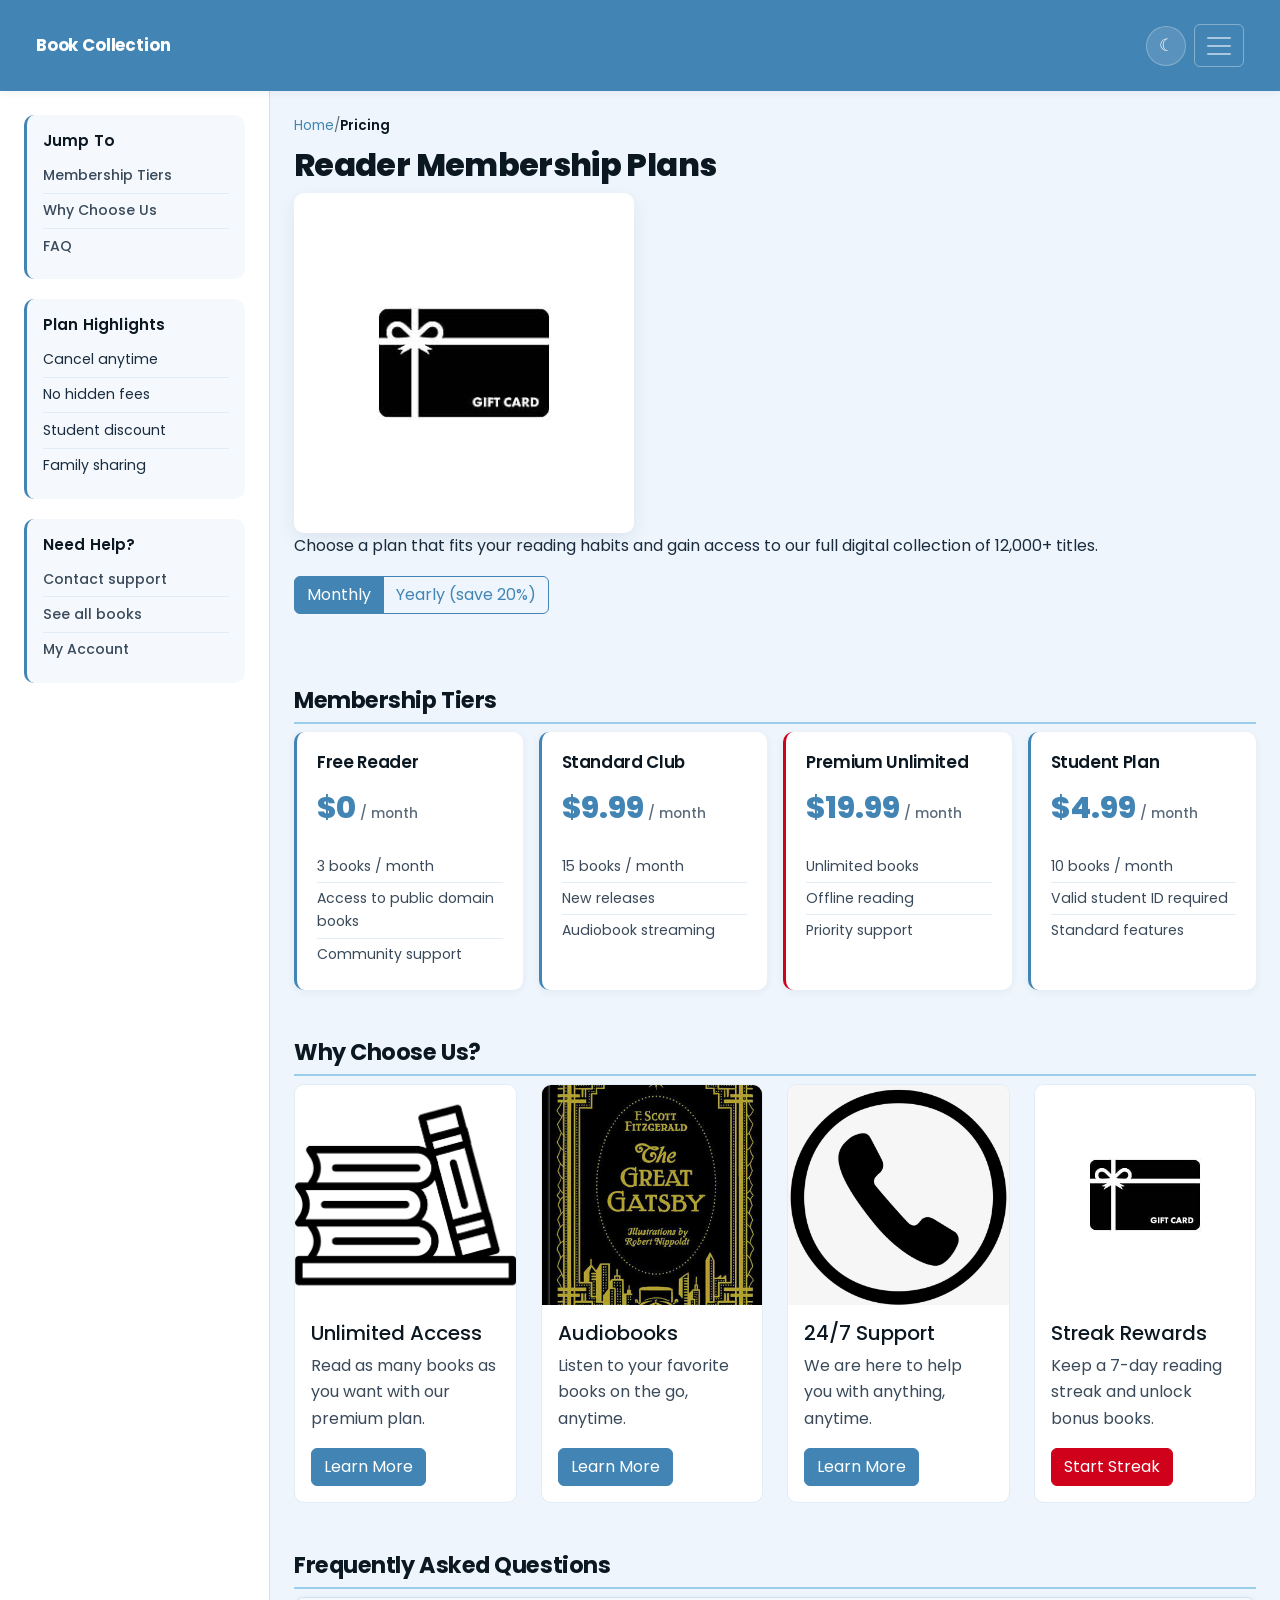
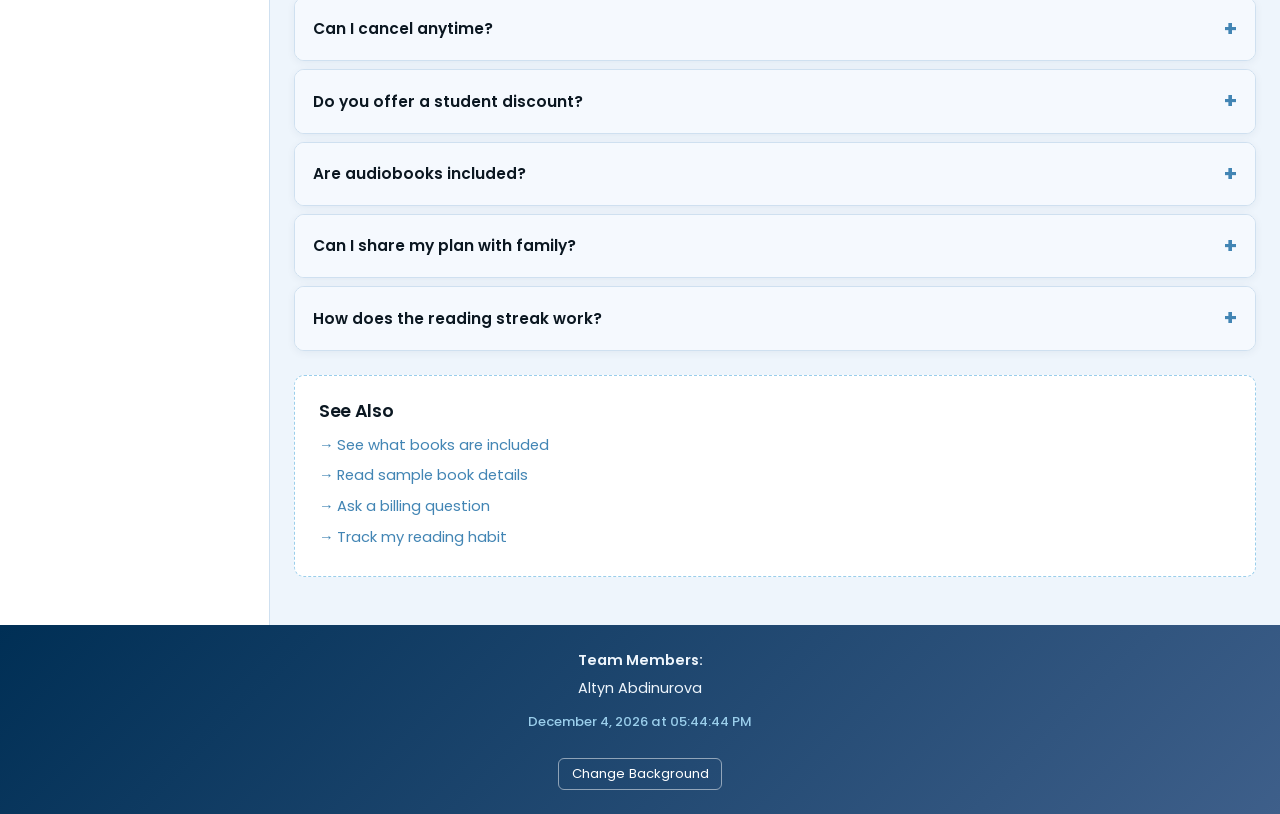
<file: 5prices.html>
<!DOCTYPE html>
<html lang="en">
<head>
  <meta charset="UTF-8">
  <meta name="viewport" content="width=device-width, initial-scale=1.0">
  <title>Pricing Plans — Reader Membership</title>
  <script>
    (function () {
      var t = localStorage.getItem('bc_theme');
      if (!t) t = window.matchMedia('(prefers-color-scheme: dark)').matches ? 'dark' : 'light';
      document.documentElement.setAttribute('data-theme', t);
    })();
  </script>
  <link href="https://cdn.jsdelivr.net/npm/bootstrap@5.3.2/dist/css/bootstrap.min.css" rel="stylesheet">
  <link rel="stylesheet" href="css/style.css">
</head>
<body>
  <div class="page-grid mx-auto">
    <header id="main-header" class="px-3 px-lg-4 py-3">
      <nav class="navbar navbar-expand-xxl navbar-dark w-100" aria-label="Main navigation">
        <div class="container-fluid">
          <a class="navbar-brand" href="index.html"><span class="fw-bold">Book Collection</span></a>
          <div class="d-flex align-items-center gap-2 ms-auto order-xxl-last">
            <button class="theme-toggle" type="button" id="theme-toggle" aria-label="Toggle theme">☾</button>
            <button class="navbar-toggler" type="button" data-bs-toggle="collapse" data-bs-target="#navbarMain" aria-controls="navbarMain" aria-expanded="false" aria-label="Toggle navigation">
              <span class="navbar-toggler-icon"></span>
            </button>
          </div>
          <div class="collapse navbar-collapse" id="navbarMain">
            <ul class="navbar-nav ms-auto mb-2 mb-xxl-0">
              <li class="nav-item"><a class="nav-link" href="index.html">Home</a></li>
              <li class="nav-item"><a class="nav-link" href="2catalog.html">Catalog</a></li>
              <li class="nav-item"><a class="nav-link" href="3product.html">Book Details</a></li>
              <li class="nav-item"><a class="nav-link" href="4about.html">About Us</a></li>
              <li class="nav-item"><a class="nav-link active" aria-current="page" href="5prices.html">Pricing</a></li>
              <li class="nav-item"><a class="nav-link" href="6contact.html">Contact Us</a></li>
              <li class="nav-item"><a class="nav-link" href="7account.html">My Account</a></li>
              <li class="nav-item"><a class="nav-link" href="8reader.html">Read</a></li>
            </ul>
          </div>
        </div>
      </nav>
    </header>

    <aside class="sidebar p-3 p-lg-4">
      <div class="sidebar-block p-3">
        <h3 class="mb-2">Jump To</h3>
        <ul>
          <li><a href="#tiers">Membership Tiers</a></li>
          <li><a href="#why">Why Choose Us</a></li>
          <li><a href="#faq">FAQ</a></li>
        </ul>
      </div>
      <div class="sidebar-block p-3">
        <h3 class="mb-2">Plan Highlights</h3>
        <ul>
          <li>Cancel anytime</li>
          <li>No hidden fees</li>
          <li>Student discount</li>
          <li>Family sharing</li>
        </ul>
      </div>
      <div class="sidebar-block p-3">
        <h3 class="mb-2">Need Help?</h3>
        <ul>
          <li><a href="6contact.html">Contact support</a></li>
          <li><a href="3product.html">See all books</a></li>
          <li><a href="7account.html">My Account</a></li>
        </ul>
      </div>
    </aside>

    <main class="main-content p-3 p-lg-4">
      <div class="container-fluid px-0">
        <p class="breadcrumb mb-2"><a href="index.html">Home</a> / <span>Pricing</span></p>

        <h1>Reader Membership Plans</h1>
        <img src="imgs/gift_card_logo.png" alt="Gift Card Option" class="page-img">
        <p>Choose a plan that fits your reading habits and gain access to our full digital collection of 12,000+ titles.</p>

        <div class="btn-group mb-4" role="group" aria-label="Billing period">
          <input type="radio" class="btn-check" name="billing" id="billing-monthly" value="monthly" checked>
          <label class="btn btn-outline-primary" for="billing-monthly">Monthly</label>

          <input type="radio" class="btn-check" name="billing" id="billing-yearly" value="yearly">
          <label class="btn btn-outline-primary" for="billing-yearly">Yearly (save 20%)</label>
        </div>

        <h2 id="tiers" class="mt-4 mt-lg-5">Membership Tiers</h2>
        <div class="pricing-grid mb-4">
          <div class="pricing-card">
            <h3>Free Reader</h3>
            <div class="price">$0<small> / month</small></div>
            <ul>
              <li>3 books / month</li>
              <li>Access to public domain books</li>
              <li>Community support</li>
            </ul>
          </div>
          <div class="pricing-card">
            <h3>Standard Club</h3>
            <div class="price">$9.99<small> / month</small></div>
            <ul>
              <li>15 books / month</li>
              <li>New releases</li>
              <li>Audiobook streaming</li>
            </ul>
          </div>
          <div class="pricing-card featured">
            <h3>Premium Unlimited</h3>
            <div class="price">$19.99<small> / month</small></div>
            <ul>
              <li>Unlimited books</li>
              <li>Offline reading</li>
              <li>Priority support</li>
            </ul>
          </div>
          <div class="pricing-card">
            <h3>Student Plan</h3>
            <div class="price">$4.99<small> / month</small></div>
            <ul>
              <li>10 books / month</li>
              <li>Valid student ID required</li>
              <li>Standard features</li>
            </ul>
          </div>
          </div>

        <h2 id="why" class="mt-4 mt-lg-5">Why Choose Us?</h2>
        <div class="row g-4 mb-4">
          <div class="col-12 col-sm-6 col-md-6 col-lg-3">
            <div class="card h-100">
              <img src="imgs/logo.png" alt="Unlimited access icon" class="card-img-top">
              <div class="card-body d-flex flex-column">
                <h5 class="card-title">Unlimited Access</h5>
                <p class="card-text flex-grow-1">Read as many books as you want with our premium plan.</p>
                <a href="6contact.html" class="btn btn-primary align-self-start">Learn More</a>
              </div>
            </div>
          </div>
          <div class="col-12 col-sm-6 col-md-6 col-lg-3">
            <div class="card h-100">
              <img src="imgs/gatsby.jpg" alt="Audiobooks icon" class="card-img-top">
              <div class="card-body d-flex flex-column">
                <h5 class="card-title">Audiobooks</h5>
                <p class="card-text flex-grow-1">Listen to your favorite books on the go, anytime.</p>
                <a href="2catalog.html" class="btn btn-primary align-self-start">Learn More</a>
              </div>
            </div>
          </div>
          <div class="col-12 col-sm-6 col-md-6 col-lg-3">
            <div class="card h-100">
              <img src="imgs/contactlogo.jpg" alt="Support icon" class="card-img-top">
              <div class="card-body d-flex flex-column">
                <h5 class="card-title">24/7 Support</h5>
                <p class="card-text flex-grow-1">We are here to help you with anything, anytime.</p>
                <a href="6contact.html" class="btn btn-primary align-self-start">Learn More</a>
              </div>
            </div>
          </div>
          <div class="col-12 col-sm-6 col-md-6 col-lg-3">
            <div class="card h-100">
              <img src="imgs/gift_card_logo.png" alt="Streak rewards icon" class="card-img-top">
              <div class="card-body d-flex flex-column">
                <h5 class="card-title">Streak Rewards</h5>
                <p class="card-text flex-grow-1">Keep a 7-day reading streak and unlock bonus books.</p>
                <a href="7account.html" class="btn btn-warning align-self-start">Start Streak</a>
              </div>
            </div>
          </div>
        </div>

        <!-- ============ Task 2 — Accordion FAQ ============ -->
        <h2 id="faq" class="mt-4 mt-lg-5">Frequently Asked Questions</h2>
        <div class="accordion-custom mb-4">
          <div class="accordion-item-custom">
            <button class="accordion-header" type="button" aria-expanded="false">
              Can I cancel anytime?
            </button>
            <div class="accordion-content">
              <p>Yes — cancel from your account in one click. No hidden fees, no long-term contracts.</p>
            </div>
          </div>
          <div class="accordion-item-custom">
            <button class="accordion-header" type="button" aria-expanded="false">
              Do you offer a student discount?
            </button>
            <div class="accordion-content">
              <p>Yes, 50% off with a valid student ID. Just email us a photo of your student card and we will apply the discount within 24 hours.</p>
            </div>
          </div>
          <div class="accordion-item-custom">
            <button class="accordion-header" type="button" aria-expanded="false">
              Are audiobooks included?
            </button>
            <div class="accordion-content">
              <p>Yes, audiobooks are included in the Standard and Premium plans. The Free plan gives you access to public-domain audiobooks only.</p>
            </div>
          </div>
          <div class="accordion-item-custom">
            <button class="accordion-header" type="button" aria-expanded="false">
              Can I share my plan with family?
            </button>
            <div class="accordion-content">
              <p>Up to 4 readers can share the Premium plan. Each reader gets their own shelf, streak, and reading progress.</p>
            </div>
          </div>
          <div class="accordion-item-custom">
            <button class="accordion-header" type="button" aria-expanded="false">
              How does the reading streak work?
            </button>
            <div class="accordion-content">
              <p>Log 20 minutes each day on <a href="7account.html">My Account</a> to grow your streak. Miss a day and it resets — but your best streak is saved forever.</p>
            </div>
          </div>
        </div>

        <div class="see-also my-4 p-3 p-lg-4">
          <h3 class="mb-2">See Also</h3>
          <ul class="mb-0">
            <li><a href="2catalog.html">See what books are included</a></li>
            <li><a href="3product.html">Read sample book details</a></li>
            <li><a href="6contact.html">Ask a billing question</a></li>
            <li><a href="7account.html">Track my reading habit</a></li>
          </ul>
        </div>
      </div>
    </main>

    <footer class="p-4">
      <p class="mb-1">Team Members:</p>
      <ul><li>Altyn Abdinurova</li></ul>
      <p id="datetime" class="footer-datetime"></p>
      <button id="bg-color-btn" type="button" class="btn btn-sm btn-outline-light">Change Background</button>
    </footer>
  </div>

  <script src="https://cdn.jsdelivr.net/npm/bootstrap@5.3.2/dist/js/bootstrap.bundle.min.js"></script>
  <script src="js/assign4.js"></script>
</body>
</html>
</file>
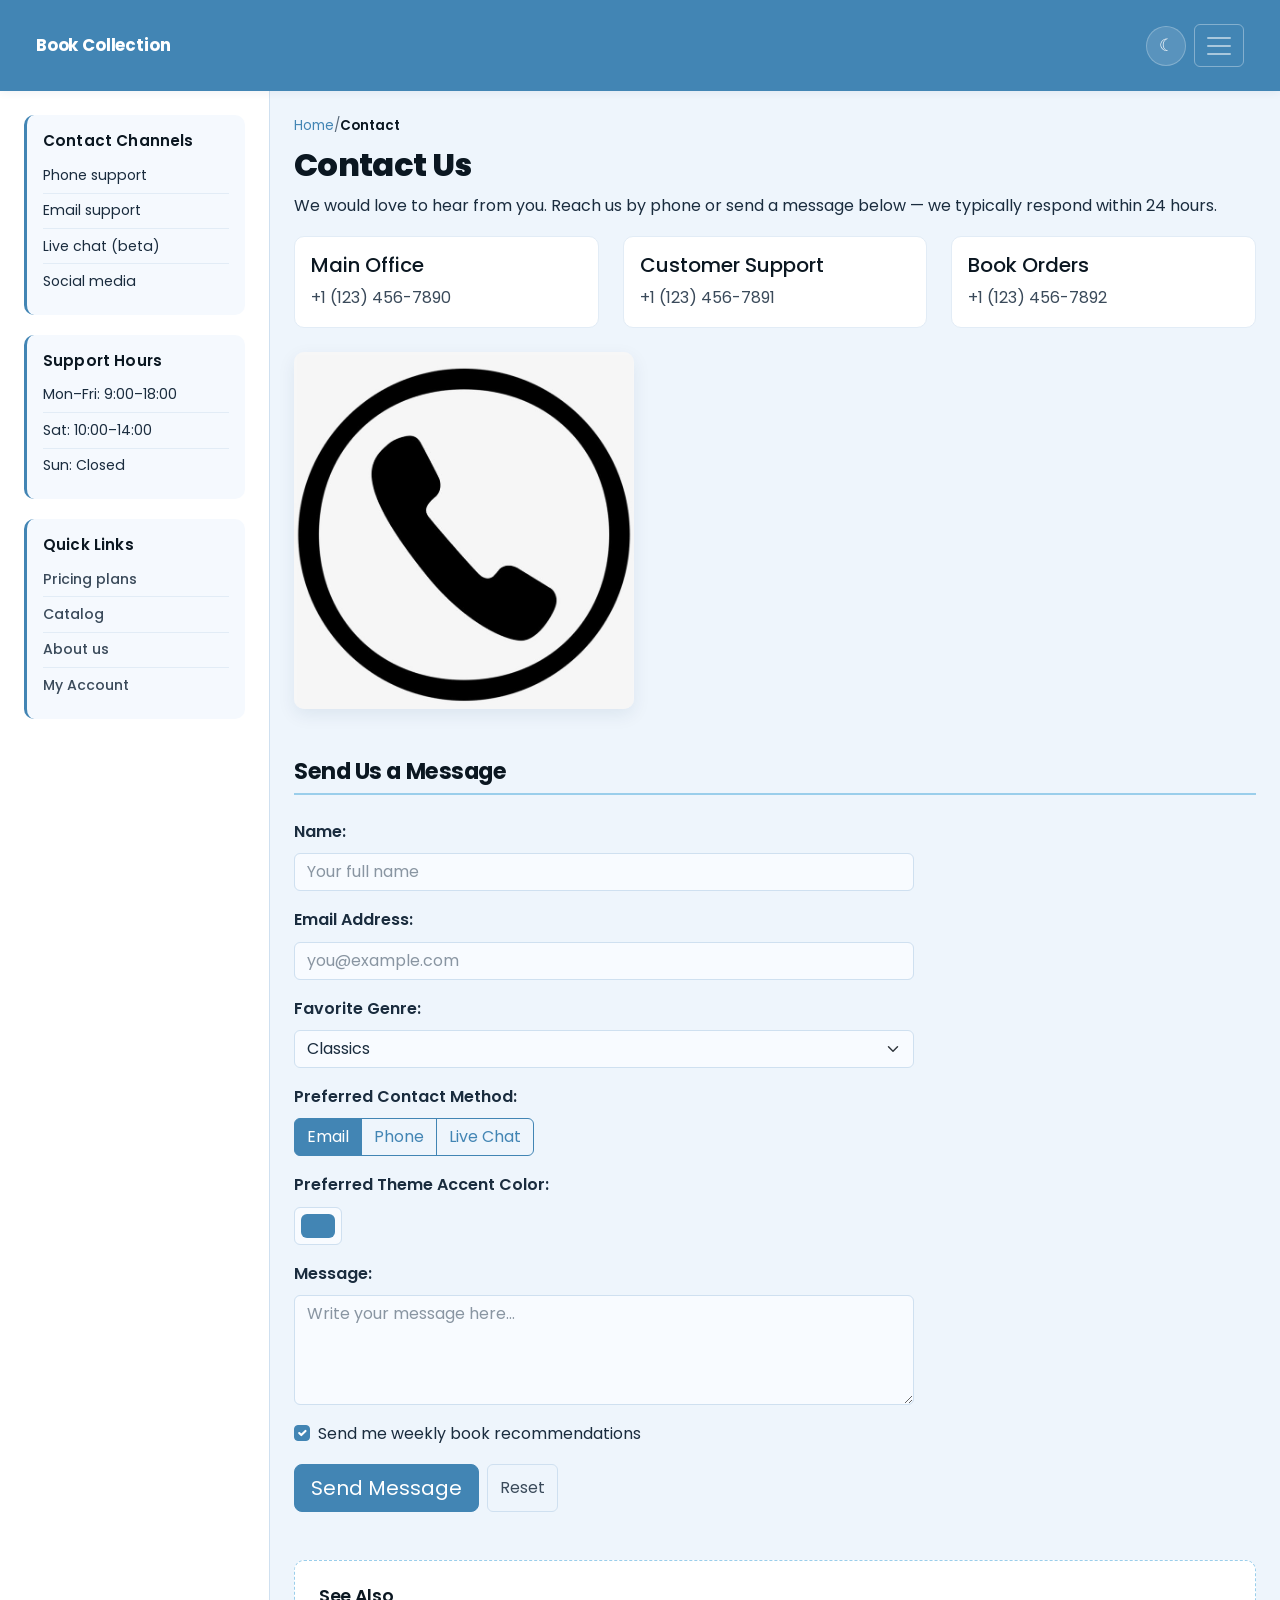
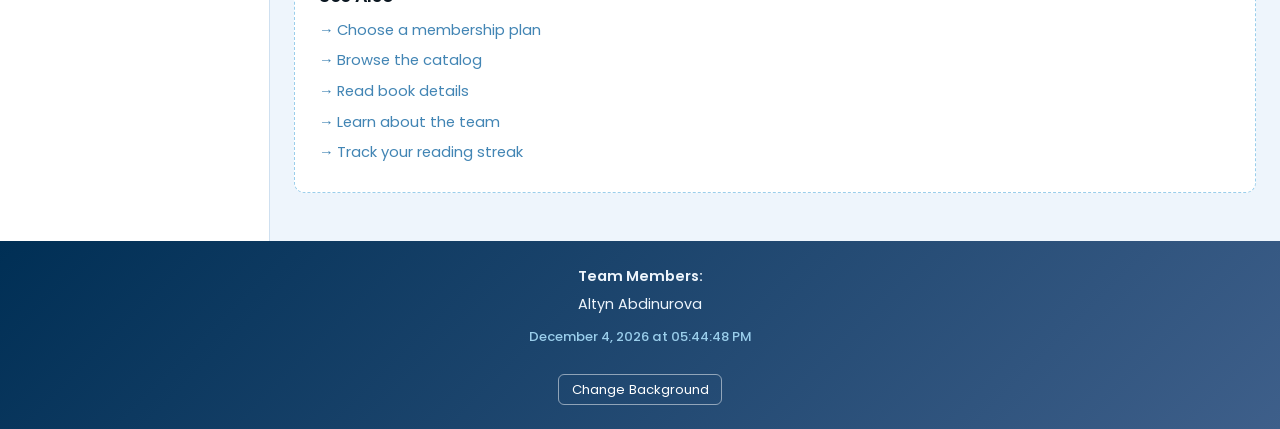
<file: 6contact.html>
<!DOCTYPE html>
<html lang="en">
<head>
  <meta charset="UTF-8">
  <meta name="viewport" content="width=device-width, initial-scale=1.0">
  <title>Contact Us — Digital Book Collection</title>
  <script>
    (function () {
      var t = localStorage.getItem('bc_theme');
      if (!t) t = window.matchMedia('(prefers-color-scheme: dark)').matches ? 'dark' : 'light';
      document.documentElement.setAttribute('data-theme', t);
    })();
  </script>
  <link href="https://cdn.jsdelivr.net/npm/bootstrap@5.3.2/dist/css/bootstrap.min.css" rel="stylesheet">
  <link rel="stylesheet" href="css/style.css">
</head>
<body>
  <div class="page-grid mx-auto">
    <header id="main-header" class="px-3 px-lg-4 py-3">
      <nav class="navbar navbar-expand-xxl navbar-dark w-100" aria-label="Main navigation">
        <div class="container-fluid">
          <a class="navbar-brand" href="index.html">Book Collection</a>
          <div class="d-flex align-items-center gap-2 ms-auto order-xxl-last">
            <button class="theme-toggle" type="button" id="theme-toggle" aria-label="Toggle theme">☾</button>
            <button class="navbar-toggler" type="button"
                    data-bs-toggle="collapse" data-bs-target="#navbarMain"
                    aria-controls="navbarMain" aria-expanded="false"
                    aria-label="Toggle navigation">
              <span class="navbar-toggler-icon"></span>
            </button>
          </div>
          <div class="collapse navbar-collapse" id="navbarMain">
            <ul class="navbar-nav ms-auto mb-2 mb-xxl-0">
              <li class="nav-item"><a class="nav-link" href="index.html">Home</a></li>
              <li class="nav-item"><a class="nav-link" href="2catalog.html">Catalog</a></li>
              <li class="nav-item"><a class="nav-link" href="3product.html">Book Details</a></li>
              <li class="nav-item"><a class="nav-link" href="4about.html">About Us</a></li>
              <li class="nav-item"><a class="nav-link" href="5prices.html">Pricing</a></li>
              <li class="nav-item"><a class="nav-link active" aria-current="page" href="6contact.html">Contact Us</a></li>
              <li class="nav-item"><a class="nav-link" href="7account.html">My Account</a></li>
              <li class="nav-item"><a class="nav-link" href="8reader.html">Read</a></li>
            </ul>
          </div>
        </div>
      </nav>
    </header>

    <aside class="sidebar p-3 p-lg-4">
      <div class="sidebar-block p-3">
        <h3 class="mb-2">Contact Channels</h3>
        <ul>
          <li>Phone support</li>
          <li>Email support</li>
          <li>Live chat (beta)</li>
          <li>Social media</li>
        </ul>
      </div>
      <div class="sidebar-block p-3">
        <h3 class="mb-2">Support Hours</h3>
        <ul>
          <li>Mon–Fri: 9:00–18:00</li>
          <li>Sat: 10:00–14:00</li>
          <li>Sun: Closed</li>
        </ul>
      </div>
      <div class="sidebar-block p-3">
        <h3 class="mb-2">Quick Links</h3>
        <ul>
          <li><a href="5prices.html">Pricing plans</a></li>
          <li><a href="2catalog.html">Catalog</a></li>
          <li><a href="4about.html">About us</a></li>
          <li><a href="7account.html">My Account</a></li>
        </ul>
      </div>
    </aside>

    <main class="main-content p-3 p-lg-4">
      <div class="container-fluid px-0">
        <p class="breadcrumb mb-2"><a href="index.html">Home</a> / <span>Contact</span></p>

        <h1>Contact Us</h1>
        <p>We would love to hear from you. Reach us by phone or send a message below — we typically respond within 24 hours.</p>

        <div class="row g-4 mb-4">
          <div class="col-12 col-sm-6 col-md-6 col-lg-4">
            <div class="card h-100">
              <div class="card-body">
                <h5 class="card-title">Main Office</h5>
                <p class="card-text mb-0">+1 (123) 456-7890</p>
              </div>
            </div>
          </div>
          <div class="col-12 col-sm-6 col-md-6 col-lg-4">
            <div class="card h-100">
              <div class="card-body">
                <h5 class="card-title">Customer Support</h5>
                <p class="card-text mb-0">+1 (123) 456-7891</p>
              </div>
            </div>
          </div>
          <div class="col-12 col-sm-6 col-md-6 col-lg-4">
            <div class="card h-100">
              <div class="card-body">
                <h5 class="card-title">Book Orders</h5>
                <p class="card-text mb-0">+1 (123) 456-7892</p>
              </div>
            </div>
          </div>
        </div>

        <img src="imgs/contactlogo.jpg" alt="Phone icon for customer contact details" class="page-img">

        <h2 class="mt-4 mt-lg-5">Send Us a Message</h2>
        <form id="contact-form" action="#" method="post" class="mt-4 mb-5 form-narrow" novalidate>
          <div class="mb-3">
            <label for="name" class="form-label fw-semibold">Name:</label>
            <input type="text" class="form-control" id="name" name="name" placeholder="Your full name" required>
          </div>
          <div class="mb-3">
            <label for="email" class="form-label fw-semibold">Email Address:</label>
            <input type="email" class="form-control" id="email" name="email" placeholder="you@example.com" required>
          </div>
          <div class="mb-3">
            <label for="genre" class="form-label fw-semibold">Favorite Genre:</label>
            <select id="genre" name="genre" class="form-select">
              <option value="classics">Classics</option>
              <option value="fantasy">Fantasy</option>
              <option value="sci-fi">Science Fiction</option>
              <option value="romance">Romance</option>
              <option value="coming-of-age">Coming-of-Age</option>
            </select>
          </div>
          <div class="mb-3">
            <label class="form-label fw-semibold d-block">Preferred Contact Method:</label>
            <div class="btn-group" role="group" aria-label="Contact preference">
              <input type="radio" class="btn-check" name="contact-method" id="cm-email" value="email" checked>
              <label class="btn btn-outline-primary" for="cm-email">Email</label>
              <input type="radio" class="btn-check" name="contact-method" id="cm-phone" value="phone">
              <label class="btn btn-outline-primary" for="cm-phone">Phone</label>
              <input type="radio" class="btn-check" name="contact-method" id="cm-chat" value="chat">
              <label class="btn btn-outline-primary" for="cm-chat">Live Chat</label>
            </div>
          </div>
          <div class="mb-3">
            <label for="theme-color" class="form-label fw-semibold">Preferred Theme Accent Color:</label>
            <input type="color" class="form-control form-control-color" id="theme-color" name="theme-color" value="#4285B4" title="Choose your accent color">
          </div>
          <div class="mb-3">
            <label for="message" class="form-label fw-semibold">Message:</label>
            <textarea class="form-control" id="message" name="message" rows="4" placeholder="Write your message here..." required minlength="10"></textarea>
          </div>
          <div class="form-check mb-3">
            <input class="form-check-input" type="checkbox" id="subscribe" name="subscribe" checked>
            <label class="form-check-label" for="subscribe">Send me weekly book recommendations</label>
          </div>
          <p id="contact-error" class="auth-error p-3" hidden></p>
          <div class="d-flex gap-2 flex-wrap">
            <button type="submit" class="btn btn-primary btn-lg">Send Message</button>
            <button type="reset" class="btn btn-outline-secondary">Reset</button>
          </div>
        </form>

        <div class="see-also my-4 p-3 p-lg-4">
          <h3 class="mb-2">See Also</h3>
          <ul class="mb-0">
            <li><a href="5prices.html">Choose a membership plan</a></li>
            <li><a href="2catalog.html">Browse the catalog</a></li>
            <li><a href="3product.html">Read book details</a></li>
            <li><a href="4about.html">Learn about the team</a></li>
            <li><a href="7account.html">Track your reading streak</a></li>
          </ul>
        </div>
      </div>
    </main>

    <footer class="p-4">
      <p class="mb-1">Team Members:</p>
      <ul><li>Altyn Abdinurova</li></ul>
      <p id="datetime" class="footer-datetime"></p>
      <button id="bg-color-btn" type="button" class="btn btn-sm btn-outline-light">Change Background</button>
    </footer>
  </div>

  <script src="https://cdn.jsdelivr.net/npm/bootstrap@5.3.2/dist/js/bootstrap.bundle.min.js"></script>
  <script src="js/assign4.js"></script>
</body>
</html>
</file>
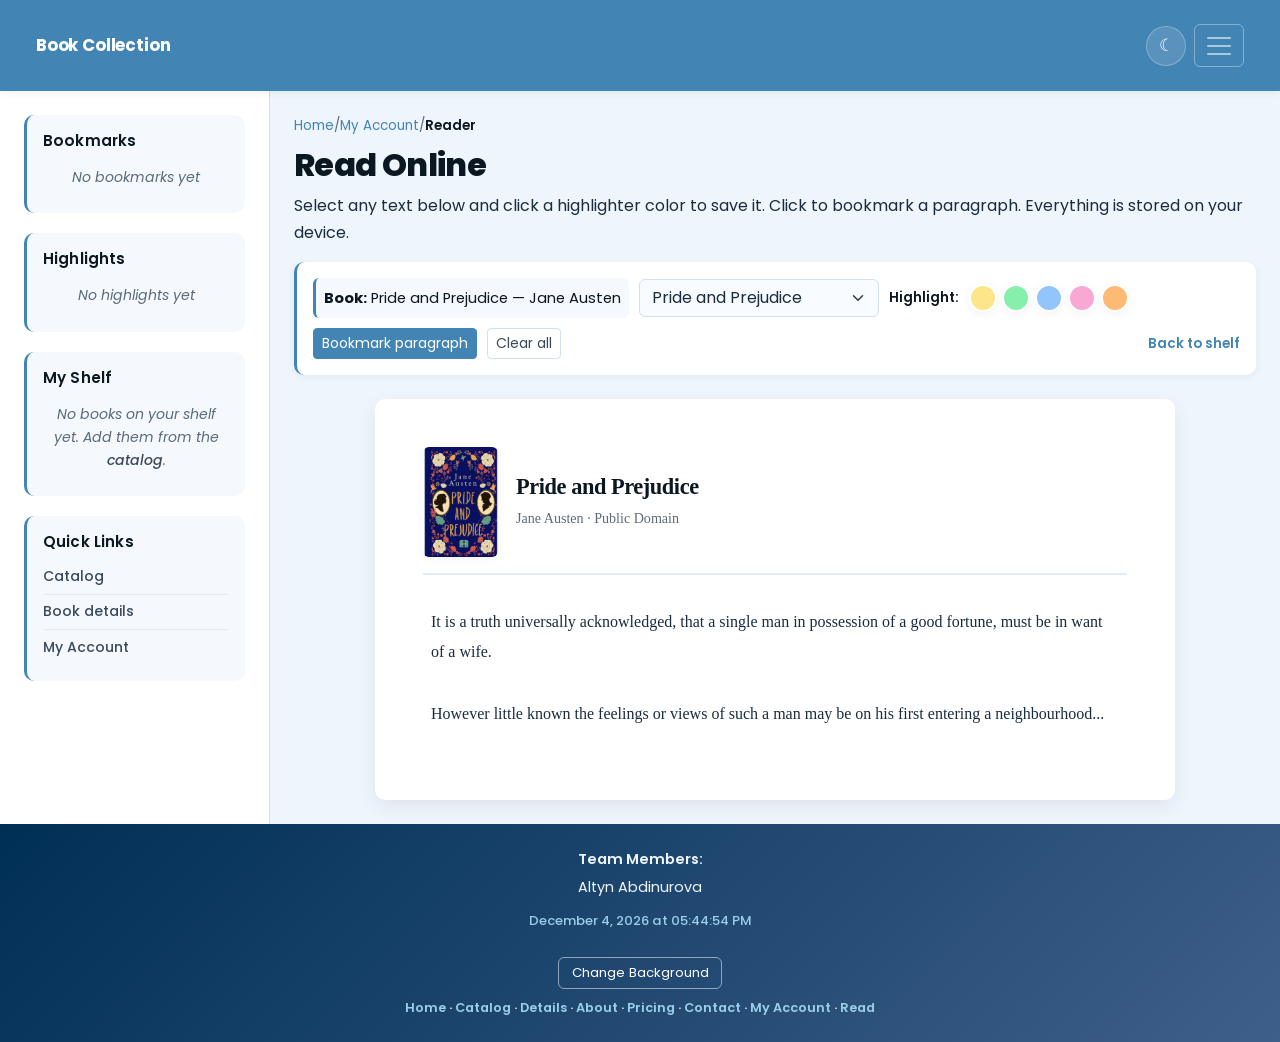
<file: 8reader.html>
<!DOCTYPE html>
<html lang="en">
<head>
  <meta charset="UTF-8">
  <meta name="viewport" content="width=device-width, initial-scale=1.0">
  <title>Reader — Digital Book Collection</title>
  <script>
    (function () {
      var t = localStorage.getItem('bc_theme');
      if (!t) t = window.matchMedia('(prefers-color-scheme: dark)').matches ? 'dark' : 'light';
      document.documentElement.setAttribute('data-theme', t);
    })();
  </script>
  <link href="https://cdn.jsdelivr.net/npm/bootstrap@5.3.2/dist/css/bootstrap.min.css" rel="stylesheet">
  <link rel="stylesheet" href="css/style.css">
</head>
<body>
  <div class="page-grid mx-auto">
    <header id="main-header" class="px-3 px-lg-4 py-3">
      <nav class="navbar navbar-expand-xxl navbar-dark w-100" aria-label="Main navigation">
        <div class="container-fluid">
          <a class="navbar-brand" href="index.html">Book Collection</a>
          <div class="d-flex align-items-center gap-2 ms-auto order-xxl-last">
            <button class="theme-toggle" type="button" id="theme-toggle" aria-label="Toggle theme">☾</button>
            <button class="navbar-toggler" type="button"
                    data-bs-toggle="collapse" data-bs-target="#navbarMain"
                    aria-controls="navbarMain" aria-expanded="false"
                    aria-label="Toggle navigation">
              <span class="navbar-toggler-icon"></span>
            </button>
          </div>
          <div class="collapse navbar-collapse" id="navbarMain">
            <ul class="navbar-nav ms-auto mb-2 mb-xxl-0">
              <li class="nav-item"><a class="nav-link" href="index.html">Home</a></li>
              <li class="nav-item"><a class="nav-link" href="2catalog.html">Catalog</a></li>
              <li class="nav-item"><a class="nav-link" href="3product.html">Book Details</a></li>
              <li class="nav-item"><a class="nav-link" href="4about.html">About Us</a></li>
              <li class="nav-item"><a class="nav-link" href="5prices.html">Pricing</a></li>
              <li class="nav-item"><a class="nav-link" href="6contact.html">Contact Us</a></li>
              <li class="nav-item"><a class="nav-link" href="7account.html">My Account</a></li>
              <li class="nav-item"><a class="nav-link active" aria-current="page" href="8reader.html">Read</a></li>
            </ul>
          </div>
        </div>
      </nav>
    </header>

    <aside class="sidebar p-3 p-lg-4">
      <div class="sidebar-block p-3">
        <h3 class="mb-2">Bookmarks</h3>
        <ul id="bookmark-list"></ul>
      </div>
      <div class="sidebar-block p-3">
        <h3 class="mb-2">Highlights</h3>
        <ul id="highlight-list"></ul>
      </div>
      <div class="sidebar-block p-3">
        <h3 class="mb-2">My Shelf</h3>
        <ul id="reader-shelf-list"></ul>
      </div>
      <div class="sidebar-block p-3">
        <h3 class="mb-2">Quick Links</h3>
        <ul>
          <li><a href="2catalog.html">Catalog</a></li>
          <li><a href="3product.html">Book details</a></li>
          <li><a href="7account.html">My Account</a></li>
        </ul>
      </div>
    </aside>

    <main class="main-content p-3 p-lg-4">
      <p class="breadcrumb mb-2"><a href="index.html">Home</a> / <a href="7account.html">My Account</a> / <span>Reader</span></p>

      <h1>Read Online</h1>
      <p>Select any text below and click a highlighter color to save it. Click to bookmark a paragraph. Everything is stored on your device.</p>

      <div class="reader-toolbar p-3 mb-4">
        <span class="reader-book-title p-2">
          <strong>Book:</strong> <span id="book-title-display">—</span>
        </span>

        <select id="book-select" class="form-select" aria-label="Choose book" style="max-width: 240px;">
          <option value="">— Switch book —</option>
          <option value="pride">Pride and Prejudice</option>
          <option value="gatsby">The Great Gatsby</option>
        </select>

        <span class="toolbar-label">Highlight:</span>
        <div class="highlighter-bar">
          <button type="button" class="btn btn-sm hl-btn p-0" data-color="yellow" aria-label="Highlight yellow"></button>
          <button type="button" class="btn btn-sm hl-btn p-0" data-color="green"  aria-label="Highlight green"></button>
          <button type="button" class="btn btn-sm hl-btn p-0" data-color="blue"   aria-label="Highlight blue"></button>
          <button type="button" class="btn btn-sm hl-btn p-0" data-color="pink"   aria-label="Highlight pink"></button>
          <button type="button" class="btn btn-sm hl-btn p-0" data-color="orange" aria-label="Highlight orange"></button>
        </div>

        <button id="bookmark-btn" type="button" class="btn btn-primary btn-sm">Bookmark paragraph</button>
        <button id="clear-highlights" type="button" class="btn btn-outline-secondary btn-sm">Clear all</button>
        <a href="7account.html" class="toolbar-link ms-auto">Back to shelf</a>
      </div>

      <article class="book-reader p-4 p-lg-5 mx-auto" id="book-reader"></article>
    </main>

    <footer class="p-4">
      <p class="mb-1">Team Members:</p>
      <ul><li>Altyn Abdinurova</li></ul>
      <p id="datetime" class="footer-datetime"></p>
      <button id="bg-color-btn" type="button" class="btn btn-sm btn-outline-light">Change Background</button>
      <p class="mt-2 text-tiny mb-0">
        <a href="index.html">Home</a> · <a href="2catalog.html">Catalog</a> ·
        <a href="3product.html">Details</a> · <a href="4about.html">About</a> ·
        <a href="5prices.html">Pricing</a> · <a href="6contact.html">Contact</a> ·
        <a href="7account.html">My Account</a> · <a href="8reader.html">Read</a>
      </p>
    </footer>
  </div>

  <script src="js/reader.js"></script>
  <script src="https://cdn.jsdelivr.net/npm/bootstrap@5.3.2/dist/js/bootstrap.bundle.min.js"></script>
  <script src="js/assign4.js"></script>
</body>
</html>
</file>
<file: css/style.css>
/* BOOK COLLECTION — Redesigned theme */

@import url('https://fonts.googleapis.com/css2?family=Poppins:wght@400;500;600;700;800&display=swap');

/* THEME VARIABLES */
:root {
  --bg-page: #eef5fc;
  --bg-surface: #ffffff;
  --bg-surface-2: #f5f9fe;
  --bg-surface-3: #e6f0fa;
  --bg-sidebar: #ffffff;
  --bg-header: #4285B4;
  --bg-footer: linear-gradient(135deg, #002F55 0%, #3E5F8A 100%);
  --bg-input: #f8fbff;

  --text-strong: #0b1721;
  --text-primary: #1a2c3e;
  --text-secondary: #3a4a5a;
  --text-muted: #5b6b7b;
  --text-on-dark: #eef5fc;

  --primary: #4285B4;
  --primary-dark: #002F55;
  --primary-mid: #3E5F8A;
  --primary-cornflower: #6495ED;
  --primary-pale: #9ACEEB;
  --primary-soft: #ABCDEF;
  --teal: #0095B6;
  --red: #D0021B;
  --red-hover: #b01a2f;

  --border: #cfe0f0;
  --border-soft: #e2ecf6;
  --shadow-sm: 0 2px 8px rgba(0, 47, 85, 0.06);
  --shadow-md: 0 6px 18px rgba(0, 47, 85, 0.08);
  --shadow-lg: 0 12px 32px rgba(0, 47, 85, 0.12);

  --radius-sm: 6px;
  --radius: 10px;
  --radius-lg: 14px;

  --t-fast: 0.15s ease;
  --t: 0.25s ease;
  --t-slow: 0.35s ease;
}

[data-theme="dark"] {
  --bg-page: #0a1a2e;
  --bg-surface: #142740;
  --bg-surface-2: #1a3350;
  --bg-surface-3: #1f3d5f;
  --bg-sidebar: #0f2138;
  --bg-header: #1a3350;
  --bg-footer: linear-gradient(135deg, #04121f 0%, #0f2138 100%);
  --bg-input: #0e1e33;

  --text-strong: #f0f6fc;
  --text-primary: #d8e5f0;
  --text-secondary: #b8c8d8;
  --text-muted: #7a8fa8;
  --text-on-dark: #eef5fc;

  --primary: #6495ED;
  --primary-dark: #9ACEEB;
  --primary-mid: #4285B4;
  --primary-cornflower: #ABCDEF;
  --primary-pale: #9ACEEB;
  --primary-soft: #3E5F8A;
  --teal: #3EC8E0;
  --red: #ff4d63;
  --red-hover: #e63348;

  --border: #1e3a5f;
  --border-soft: #223d5f;
  --shadow-sm: 0 2px 8px rgba(0, 0, 0, 0.3);
  --shadow-md: 0 6px 18px rgba(0, 0, 0, 0.4);
  --shadow-lg: 0 12px 32px rgba(0, 0, 0, 0.5);
}

/* =========================================================
   RESET & BASE
   ========================================================= */
* { margin: 0; padding: 0; box-sizing: border-box; }

html { scroll-behavior: smooth; }

body {
  font-family: 'Poppins', 'Segoe UI', Tahoma, Geneva, Verdana, sans-serif;
  background-color: var(--bg-page);
  color: var(--text-primary);
  line-height: 1.65;
  font-weight: 400;
  min-height: 100vh;
  transition: background-color var(--t), color var(--t);
}

h1, h2, h3, h4 {
  color: var(--text-strong);
  font-weight: 700;
  letter-spacing: -0.02em;
  line-height: 1.25;
  transition: color var(--t);
}
h1 { font-size: 2rem; font-weight: 800; }
h2 { font-size: 1.4rem; padding-bottom: .5rem; border-bottom: 2px solid var(--primary-pale); }
h3 { font-size: 1.1rem; font-weight: 600; }
h4 { font-size: 0.97rem; font-weight: 600; }

p { color: var(--text-primary); }

a {
  color: var(--primary);
  text-decoration: none;
  transition: color var(--t);
}
a:hover { color: var(--primary-dark); text-decoration: underline; }

img { max-width: 100%; display: block; }

/* LAYOUT */
.page-grid {
  display: grid;
  grid-template-areas: "header header" "sidebar main" "footer footer";
  grid-template-columns: 270px minmax(0, 1fr);
  grid-template-rows: auto 1fr auto;
  min-height: 100vh;
  width: 100%;
  max-width: 1500px;
}
#main-header { grid-area: header; }
.page-grid .sidebar { grid-area: sidebar; }
.page-grid .main-content { grid-area: main; }
.page-grid footer { grid-area: footer; }

.main-content {
  background-color: var(--bg-page);
  min-width: 0;
  transition: background-color var(--t);
}

/* HEADER / NAVBAR */
#main-header {
  display: flex;
  justify-content: space-between;
  align-items: center;
  gap: 16px;
  box-shadow: var(--shadow-sm);
  position: sticky;
  top: 0;
  z-index: 100;
  flex-wrap: wrap;
  background-color: var(--bg-header);
  transition: background-color var(--t);
}

.navbar.bg-primary {
  background-color: transparent !important;
  padding: 0;
}
.navbar.bg-primary .container-fluid { gap: 8px; }

.navbar-brand {
  color: #fff !important;
  font-size: 1.05rem;
  font-weight: 700;
  letter-spacing: -0.01em;
  white-space: nowrap;
}
.navbar-brand:hover { color: #fff !important; text-decoration: none; }

.navbar-collapse { min-width: 0; }
.navbar-nav { flex-wrap: wrap; }

.navbar-nav .nav-link {
  color: rgba(255, 255, 255, 0.85) !important;
  font-weight: 500;
  font-size: .88rem;
  padding: .4rem .7rem !important;
  border-radius: var(--radius-sm);
  transition: background-color var(--t), color var(--t);
}
.navbar-nav .nav-link:hover {
  color: #fff !important;
  background-color: rgba(255, 255, 255, 0.12);
  text-decoration: none;
}
.navbar-nav .nav-link.active {
  color: #fff !important;
  background-color: rgba(255, 255, 255, 0.18);
}

.navbar-toggler {
  border: 1px solid rgba(255, 255, 255, 0.35);
  padding: .35rem .55rem;
}
.navbar-toggler:focus { box-shadow: 0 0 0 2px rgba(255, 255, 255, 0.4); }

.theme-toggle {
  width: 40px;
  height: 40px;
  border-radius: 50%;
  background: rgba(255, 255, 255, 0.12);
  border: 1px solid rgba(255, 255, 255, 0.25);
  color: #fff;
  font-size: 1.05rem;
  cursor: pointer;
  display: inline-flex;
  align-items: center;
  justify-content: center;
  transition: background var(--t-fast), transform var(--t-fast);
  padding: 0;
  line-height: 1;
  flex-shrink: 0;
}
.theme-toggle:hover {
  background: rgba(255, 255, 255, 0.22);
  transform: scale(1.06);
}
.theme-toggle:focus-visible {
  outline: 3px solid rgba(255, 255, 255, 0.55);
  outline-offset: 2px;
}

/* =========================================================
   SIDEBAR
   ========================================================= */
.sidebar {
  background-color: var(--bg-sidebar);
  border-right: 1px solid var(--border);
  display: flex;
  flex-direction: column;
  gap: 20px;
  transition: background-color var(--t), border-color var(--t);
}

.sidebar-block {
  background-color: var(--bg-surface-2);
  border-left: 3px solid var(--primary);
  border-radius: var(--radius);
  transition: background-color var(--t), border-color var(--t);
}
.sidebar-block h3 {
  font-size: .95rem;
  color: var(--text-strong);
  letter-spacing: .01em;
}
.sidebar-block ul { list-style: none; margin: 0; padding: 0; }
.sidebar-block li {
  border-bottom: 1px solid var(--border-soft);
  font-size: .88rem;
  padding: .35rem 0;
}
.sidebar-block li:last-child { border-bottom: none; }
.sidebar-block a { color: var(--text-secondary); font-weight: 500; }
.sidebar-block a:hover { color: var(--primary); }

/* BREADCRUMB */
.breadcrumb {
  font-size: .84rem;
  color: var(--text-muted);
  background: transparent;
  padding: 0;
  margin: 0;
}
.breadcrumb a { color: var(--primary); }
.breadcrumb span { color: var(--text-strong); font-weight: 600; }

/* PAGE IMAGES */
.page-img {
  width: 100%;
  max-width: 340px;
  height: auto;
  border-radius: var(--radius);
  box-shadow: var(--shadow-md);
}
.profile-img {
  width: 150px;
  height: 150px;
  border-radius: 50%;
  object-fit: cover;
  display: block;
  border: 3px solid var(--primary);
  box-shadow: var(--shadow-md);
}
.carousel-img { height: 420px; object-fit: cover; }
.carousel-caption {
  background: rgba(0, 47, 85, 0.75);
  border-radius: var(--radius-sm);
  backdrop-filter: blur(3px);
}
[data-theme="dark"] .carousel-caption { background: rgba(0, 0, 0, 0.7); }

/* CARDS */

.info-card {
  background: var(--bg-surface);
  border-radius: var(--radius);
  border-left: 3px solid var(--primary);
  box-shadow: var(--shadow-sm);
  transition: transform var(--t), box-shadow var(--t), background-color var(--t);
}
.info-card:hover {
  transform: translateY(-3px);
  box-shadow: var(--shadow-md);
}
.info-card h3 { color: var(--text-strong); font-size: 1rem; }
.info-card .big-number {
  font-size: 1.9rem;
  font-weight: 800;
  color: var(--primary);
  display: block;
  letter-spacing: -.03em;
}

.quote-card {
  background: var(--bg-surface-2);
  border-left: 4px solid var(--primary);
  border-radius: var(--radius);
  font-style: italic;
  color: var(--text-strong);
  box-shadow: var(--shadow-sm);
}

.see-also {
  background: var(--bg-surface);
  border-radius: var(--radius);
  border: 1px dashed var(--primary-pale);
  transition: background-color var(--t), border-color var(--t);
}
.see-also ul { list-style: none; margin-left: 0; padding-left: 0; }
.see-also li { padding: .2rem 0; font-size: .92rem; }
.see-also li::before { content: "→ "; color: var(--primary); font-weight: 700; }

/* FOOTER */
footer {
  background: var(--bg-footer);
  color: var(--text-on-dark);
  text-align: center;
  font-size: .9rem;
  transition: background var(--t);
}
footer p { font-weight: 600; color: inherit; }
footer ul {
  list-style: none;
  margin: 0;
  padding: 0;
  display: flex;
  justify-content: center;
  gap: 18px;
  flex-wrap: wrap;
}
footer li { display: inline; }
footer a { color: var(--primary-pale); }
footer a:hover { color: #fff; }

.footer-datetime {
  font-size: .82rem;
  font-weight: 500 !important;
  color: var(--primary-pale) !important;
  margin-top: 10px;
}
#bg-color-btn {
  margin-top: 10px;
  border: 1px solid rgba(255, 255, 255, 0.35);
  color: #fff;
  background: transparent;
  font-size: .82rem;
  padding: .3rem .8rem;
  border-radius: var(--radius-sm);
  transition: background var(--t), color var(--t);
}
#bg-color-btn:hover {
  background: rgba(255, 255, 255, 0.15);
  color: #fff;
}

/* HERO */
.hero {
  background: linear-gradient(135deg, var(--bg-surface) 0%, var(--bg-surface-2) 100%);
  border-radius: var(--radius-lg);
  box-shadow: var(--shadow-md);
  border-left: 4px solid var(--primary);
  transition: background var(--t);
}
[data-theme="dark"] .hero {
  background: linear-gradient(135deg, #142740 0%, #1a3350 100%);
}
.hero-actions { display: flex; gap: 10px; flex-wrap: wrap; }

/* GALLERY */
.gallery {
  display: grid;
  grid-template-columns: repeat(4, 1fr);
  gap: 12px;
}
.gallery-item {
  position: relative;
  overflow: hidden;
  border-radius: var(--radius);
  box-shadow: var(--shadow-sm);
  aspect-ratio: 1/1;
}
.gallery-item img {
  width: 100%;
  height: 100%;
  object-fit: cover;
  transition: transform var(--t-slow);
}
.gallery-item:hover img { transform: scale(1.06); }
.gallery-item .caption {
  position: absolute;
  inset: 0;
  display: flex;
  align-items: center;
  justify-content: center;
  background: rgba(0, 47, 85, 0.75);
  color: #fff;
  font-weight: 500;
  opacity: 0;
  transition: opacity var(--t-slow);
  font-size: .9rem;
  text-align: center;
  padding: 8px;
}
.gallery-item:hover .caption { opacity: 1; }
[data-theme="dark"] .gallery-item .caption { background: rgba(0, 0, 0, 0.7); }

/* BOOK LIST / DETAILS */
.book-card {
  background: var(--bg-surface);
  border-radius: var(--radius);
  box-shadow: var(--shadow-sm);
  border-left: 3px solid var(--primary);
  overflow: hidden;
  transition: box-shadow var(--t), transform var(--t), background-color var(--t);
}
.book-card:hover {
  box-shadow: var(--shadow-md);
  transform: translateY(-2px);
}
.book-summary {
  display: flex;
  align-items: center;
  gap: 18px;
  cursor: pointer;
  list-style: none;
}
.book-summary::-webkit-details-marker { display: none; }
.book-summary:hover { background: var(--bg-surface-2); }
.book-summary img {
  width: 75px;
  height: 110px;
  object-fit: cover;
  border-radius: var(--radius-sm);
  flex-shrink: 0;
  box-shadow: var(--shadow-sm);
}
.book-info { flex: 1; min-width: 0; }
.book-info h3 { font-size: 1.05rem; color: var(--text-strong); font-weight: 700; }
.book-author { color: var(--primary); font-weight: 500; font-size: .85rem; }
.book-short { color: var(--text-secondary); font-size: .9rem; }
.book-toggle { display: inline-block; color: var(--primary); font-size: .82rem; font-weight: 600; }
.book-card[open] .book-toggle::after { content: "  ▴"; }
.book-card:not([open]) .book-toggle::after { content: "  ▸"; }

.book-details {
  border-top: 1px solid var(--border-soft);
  background: var(--bg-surface-2);
  animation: fadeIn .3s;
}
.book-details blockquote {
  border-left: 3px solid var(--primary);
  background: var(--bg-surface);
  border-radius: var(--radius-sm);
  font-style: italic;
  color: var(--text-strong);
  font-size: .9rem;
}

@keyframes fadeIn {
  from { opacity: 0; transform: translateY(-4px); }
  to { opacity: 1; transform: translateY(0); }
}

/* CUSTOM CARD ROW */
.custom-card-row {
  display: flex;
  flex-wrap: wrap;
  gap: 20px;
  align-items: stretch;
}
.custom-card {
  flex: 1 1 260px;
  display: flex;
  flex-direction: column;
  background: var(--bg-surface);
  border-radius: var(--radius);
  padding: 18px;
  box-shadow: var(--shadow-sm);
  border-top: 3px solid var(--primary);
  transition: transform var(--t), box-shadow var(--t), background-color var(--t);
}
.custom-card:hover {
  transform: translateY(-4px);
  box-shadow: var(--shadow-md);
}
.custom-card img {
  width: 100%;
  height: 170px;
  object-fit: cover;
  border-radius: var(--radius-sm);
  margin-bottom: 14px;
}
.custom-card h3 { color: var(--text-strong); }
.custom-card p { flex: 1; color: var(--text-secondary); font-size: .92rem; }

@media (max-width: 576px) {
  .custom-card-row { flex-direction: column; }
  .custom-card { flex: 1 1 100%; }
}
@media (min-width: 577px) and (max-width: 992px) {
  .custom-card { flex: 0 0 calc(50% - 10px); }
}
@media (min-width: 993px) {
  .custom-card { flex: 0 0 calc(33.333% - 14px); }
}

/* AUTHOR CARDS */
.author-grid {
  display: grid;
  grid-template-columns: repeat(auto-fit, minmax(220px, 1fr));
  gap: 16px;
}
.author-card {
  background: var(--bg-surface);
  border-radius: var(--radius);
  box-shadow: var(--shadow-sm);
  border-top: 3px solid var(--primary);
  transition: transform var(--t), box-shadow var(--t), background-color var(--t);
}
.author-card:hover {
  transform: translateY(-3px);
  box-shadow: var(--shadow-md);
}
.author-card h3 { color: var(--text-strong); font-size: 1.02rem; }
.author-card .author-meta { font-size: .78rem; color: var(--primary); font-weight: 600; }
.author-card p { font-size: .86rem; color: var(--text-muted); }
.author-card a.author-link { font-size: .84rem; font-weight: 600; color: var(--primary); }

/* VALUES */
.values-grid {
  display: grid;
  grid-template-columns: repeat(auto-fit, minmax(210px, 1fr));
  gap: 14px;
}
.value-card {
  background: var(--bg-surface);
  border-radius: var(--radius);
  box-shadow: var(--shadow-sm);
  border-left: 3px solid var(--primary);
  transition: transform var(--t), box-shadow var(--t), background-color var(--t);
}
.value-card:hover {
  transform: translateY(-3px);
  box-shadow: var(--shadow-md);
}
.value-card h3 { font-size: .98rem; }
.value-card p { font-size: .86rem; color: var(--text-secondary); }
.value-card a { font-size: .82rem; font-weight: 600; color: var(--primary); }

/* SHELF */
.shelf-grid {
  display: grid;
  grid-template-columns: repeat(auto-fit, minmax(230px, 1fr));
  gap: 14px;
}
.shelf-item {
  position: relative;
  background: var(--bg-surface);
  border-radius: var(--radius);
  box-shadow: var(--shadow-sm);
  border-left: 3px solid var(--primary);
  display: flex;
  gap: 12px;
  align-items: center;
  transition: transform var(--t), box-shadow var(--t), background-color var(--t);
}
.shelf-item:hover {
  transform: translateY(-2px);
  box-shadow: var(--shadow-md);
}
.shelf-item img {
  width: 55px;
  height: 85px;
  object-fit: cover;
  border-radius: var(--radius-sm);
  flex-shrink: 0;
  box-shadow: var(--shadow-sm);
}
.shelf-item-info { flex: 1; min-width: 0; }
.shelf-item-info h4 { font-size: .92rem; }
.shelf-item-info p { font-size: .78rem; color: var(--text-muted); }
.shelf-bookmark {
  position: absolute;
  top: -6px;
  right: -6px;
  background: var(--primary);
  color: #fff;
  width: 26px;
  height: 26px;
  border-radius: 50%;
  display: flex;
  align-items: center;
  justify-content: center;
  font-size: .85rem;
  box-shadow: var(--shadow-sm);
}
.shelf-remove { flex-shrink: 0; }

/* STREAK WIDGET  */
.streak-widget {
  background: var(--bg-surface-2);
  border: 1px solid var(--border);
  border-radius: var(--radius);
}
.streak-toggle {
  width: 100%;
  display: flex;
  align-items: center;
  justify-content: center;
  gap: 8px;
  background: linear-gradient(135deg, var(--primary) 0%, var(--primary-mid) 100%);
  color: #fff;
  border: none;
  border-radius: var(--radius-sm);
  cursor: pointer;
  font-family: inherit;
  font-size: 1.3rem;
  font-weight: 700;
  transition: transform var(--t-fast), box-shadow var(--t-fast);
  box-shadow: var(--shadow-sm);
}
.streak-toggle:hover {
  transform: translateY(-1px);
  box-shadow: var(--shadow-md);
  color: #fff;
}
.streak-flame { font-size: 1.5rem; }
.streak-count { font-size: 1.4rem; }

.streak-panel {
  background: var(--bg-surface);
  border-radius: var(--radius-sm);
  animation: fadeIn .2s;
}
.streak-panel h4 { font-size: .92rem; }
#streak-message { font-size: .82rem; color: var(--text-secondary); }

.streak-calendar {
  display: grid;
  grid-template-columns: repeat(7, 1fr);
  gap: 3px;
}
.cal-cell {
  aspect-ratio: 1/1;
  display: flex;
  align-items: center;
  justify-content: center;
  background: var(--bg-surface-3);
  border-radius: var(--radius-sm);
  font-size: .7rem;
  color: var(--text-muted);
  font-weight: 500;
}
.cal-cell.active {
  background: linear-gradient(135deg, var(--primary) 0%, var(--primary-mid) 100%);
  color: #fff;
  font-weight: 700;
  box-shadow: var(--shadow-sm);
}
.cal-cell.today { outline: 2px solid var(--primary-dark); outline-offset: -2px; }

.streak-stats { display: flex; gap: 5px; }
.streak-stats > div {
  flex: 1;
  text-align: center;
  background: var(--bg-surface-2);
  border-radius: var(--radius-sm);
}
.streak-stats .num {
  display: block;
  font-size: 1.05rem;
  font-weight: 800;
  color: var(--primary);
}
.streak-stats small {
  font-size: .62rem;
  color: var(--text-muted);
  text-transform: uppercase;
  letter-spacing: .5px;
}

.streak-hero {
  display: flex;
  align-items: center;
  gap: 16px;
  background: linear-gradient(135deg, var(--bg-surface-2) 0%, var(--bg-surface-3) 100%);
  border: 1px solid var(--primary-pale);
  border-radius: var(--radius);
  flex-wrap: wrap;
  transition: background var(--t);
}
[data-theme="dark"] .streak-hero {
  background: linear-gradient(135deg, #1a3350 0%, #1f3d5f 100%);
}
.streak-hero-flame { font-size: 2.4rem; }
.streak-hero-count { font-size: 1.15rem; font-weight: 700; color: var(--text-strong); }
.streak-hero-count span { font-size: 2rem; color: var(--primary); }

/* READING PROGRESS */
.my-books { display: flex; flex-direction: column; gap: 10px; }
.book-item {
  display: flex;
  gap: 14px;
  align-items: center;
  background: var(--bg-surface);
  border-radius: var(--radius);
  box-shadow: var(--shadow-sm);
  border-left: 3px solid var(--primary);
  flex-wrap: wrap;
  transition: background var(--t);
}
.book-item-info { flex: 1; min-width: 200px; }
.book-item-author { font-size: .84rem; color: var(--primary); }
.book-item-progress { font-size: .84rem; color: var(--text-muted); }

.progress-bar {
  height: 6px;
  background: var(--bg-surface-3);
  border-radius: 10px;
  overflow: hidden;
}
.progress-fill {
  height: 100%;
  background: linear-gradient(90deg, var(--primary) 0%, var(--primary-mid) 100%);
  border-radius: 10px;
  transition: width var(--t-slow);
}
.book-item-actions { display: flex; gap: 6px; }

.empty-msg {
  text-align: center;
  color: var(--text-muted);
  font-style: italic;
  background: var(--bg-surface);
  border-radius: var(--radius);
  border: 1px dashed var(--primary-pale);
}

/* PROFILE / ACCOUNT */
.profile-top {
  display: flex;
  justify-content: space-between;
  align-items: center;
  flex-wrap: wrap;
  gap: 10px;
}
#profile-section h1 span { color: var(--primary); }
.account-card {
  background: var(--bg-surface);
  border-radius: var(--radius);
  box-shadow: var(--shadow-sm);
  border-left: 3px solid var(--primary);
}
.account-row {
  display: flex;
  justify-content: space-between;
  align-items: center;
  gap: 14px;
  border-bottom: 1px solid var(--border-soft);
  flex-wrap: wrap;
}
.account-row:last-child { border-bottom: none; }
.account-label { font-size: .86rem; font-weight: 600; color: var(--text-strong); }
.account-value { font-size: .9rem; color: var(--text-secondary); display: flex; align-items: center; gap: 10px; }

/* READER */
.reader-toolbar {
  display: flex;
  flex-wrap: wrap;
  gap: 10px;
  align-items: center;
  background: var(--bg-surface);
  border-radius: var(--radius);
  box-shadow: var(--shadow-sm);
  position: sticky;
  top: 70px;
  z-index: 50;
  border-left: 3px solid var(--primary);
  transition: background var(--t);
}
.highlighter-bar { display: flex; gap: 5px; }
.hl-btn {
  width: 28px;
  height: 28px;
  border-radius: 50% !important;
  border: 2px solid var(--bg-surface) !important;
  box-shadow: var(--shadow-sm) !important;
  cursor: pointer;
  transition: transform var(--t-fast);
  padding: 0;
}
.hl-btn:hover { transform: scale(1.12); }
.hl-btn[data-color="yellow"] { background: #fde68a; }
.hl-btn[data-color="green"]  { background: #86efac; }
.hl-btn[data-color="blue"]   { background: #93c5fd; }
.hl-btn[data-color="pink"]   { background: #f9a8d4; }
.hl-btn[data-color="orange"] { background: #fdba74; }
.hl-btn:focus-visible { outline: 3px solid var(--primary); outline-offset: 2px; }

.book-reader {
  background: var(--bg-surface);
  border-radius: var(--radius);
  box-shadow: var(--shadow-md);
  font-family: Georgia, 'Times New Roman', serif;
  line-height: 1.85;
  max-width: 800px;
  transition: background var(--t);
}
[data-theme="dark"] .book-reader { background: #16283f; }

.reader-header {
  display: flex;
  gap: 18px;
  align-items: center;
  border-bottom: 2px solid var(--border-soft);
}
.reader-header img {
  width: 75px;
  height: 110px;
  object-fit: cover;
  border-radius: var(--radius-sm);
  box-shadow: var(--shadow-sm);
}
.reader-header h1 { font-size: 1.4rem; }
.reader-header p { color: var(--text-muted); font-size: .88rem; }

.reader-para {
  font-size: 1rem;
  color: var(--text-primary);
  border-radius: var(--radius-sm);
  transition: background var(--t), box-shadow var(--t);
}
.reader-para:hover { background: var(--bg-surface-2); }
.reader-para.flash {
  background: var(--primary-soft);
  box-shadow: 0 0 0 2px var(--primary);
  animation: flashPara 1.4s ease;
}
@keyframes flashPara {
  0%, 100% { background: var(--primary-soft); }
  50% { background: var(--primary-pale); }
}

mark.hl { border-radius: 3px; color: inherit; }
mark.hl-yellow { background: #fde68a; color: #0b1721; }
mark.hl-green  { background: #86efac; color: #0b1721; }
mark.hl-blue   { background: #93c5fd; color: #0b1721; }
mark.hl-pink   { background: #f9a8d4; color: #0b1721; }
mark.hl-orange { background: #fdba74; color: #0b1721; }

.side-link {
  position: relative;
  border-radius: var(--radius-sm);
  font-size: .82rem;
  color: var(--text-secondary);
  transition: background var(--t-fast);
  display: flex;
  align-items: flex-start;
  gap: 6px;
}
.side-link:hover { background: var(--bg-surface-2); }
.side-link .side-text {
  flex: 1;
  min-width: 0;
  display: -webkit-box;
  -webkit-box-orient: vertical;
  -webkit-line-clamp: 3;
  line-clamp: 3;
  overflow: hidden;
  line-height: 1.35;
  color: var(--text-secondary);
  text-decoration: none;
}
.side-link .side-text:hover { color: var(--text-strong); text-decoration: none; }
.side-remove {
  position: absolute;
  right: 4px;
  top: 6px;
  opacity: .4;
  transition: opacity var(--t-fast);
}
.side-link:hover .side-remove { opacity: 1; }
.side-remove:focus-visible,
.side-link:focus-within .side-remove { opacity: 1; }

.swatch { width: 12px; height: 12px; border-radius: 3px; flex-shrink: 0; display: inline-block; }
.swatch-yellow { background: #fde68a; }
.swatch-green  { background: #86efac; }
.swatch-blue   { background: #93c5fd; }
.swatch-pink   { background: #f9a8d4; }
.swatch-orange { background: #fdba74; }

.empty-msg-small {
  font-size: .8rem;
  color: var(--text-muted);
  font-style: italic;
  text-align: center;
}

.reader-book-title {
  font-size: .92rem;
  color: var(--text-strong);
  background: var(--bg-surface-2);
  border-radius: var(--radius-sm);
  border-left: 3px solid var(--primary);
}
.toolbar-label { font-size: .84rem; font-weight: 600; color: var(--text-strong); }
.toolbar-link { font-size: .84rem; font-weight: 600; color: var(--primary); }

.reader-empty {
  text-align: center;
  background: var(--bg-surface);
  border-radius: var(--radius);
  border: 1px dashed var(--primary-pale);
}
.reader-empty h2 { color: var(--text-strong); }
.reader-empty ul.reader-suggest { list-style: none; max-width: 420px; text-align: left; padding: 0; }
.reader-empty ul.reader-suggest li { border-bottom: 1px solid var(--border-soft); font-size: .88rem; }
.reader-empty ul.reader-suggest li:last-child { border-bottom: none; }

.shelf-link {
  display: flex;
  align-items: center;
  gap: 6px;
  border-bottom: 1px solid var(--border-soft);
  font-size: .84rem;
}
.shelf-link:last-child { border-bottom: none; }
.shelf-link.active { background: var(--bg-surface-2); border-radius: var(--radius-sm); }
.shelf-link a { color: var(--primary); font-weight: 500; flex: 1; }
.shelf-tag {
  font-size: .62rem;
  background: var(--red);
  color: #fff;
  border-radius: 10px;
  font-weight: 600;
  padding: 2px 8px;
}

/* AUTH TABS */
.auth-tabs {
  display: flex;
  gap: 6px;
  background: var(--bg-surface-2);
  border-radius: var(--radius);
  max-width: 540px;
}
.auth-tab {
  flex: 1;
  background: transparent;
  color: var(--text-secondary);
  border: none;
  border-radius: var(--radius-sm);
  font-family: inherit;
  font-size: .93rem;
  font-weight: 600;
  cursor: pointer;
  transition: background var(--t), color var(--t);
}
.auth-tab:hover { background: var(--bg-surface-3); color: var(--text-strong); }
.auth-tab.active {
  background: var(--bg-surface);
  color: var(--text-strong);
  box-shadow: var(--shadow-sm);
  font-weight: 700;
}
.auth-hint { font-size: .86rem; color: var(--text-muted); }
.auth-error {
  background: rgba(208, 2, 27, 0.08);
  color: var(--red);
  border-left: 3px solid var(--red);
  border-radius: var(--radius-sm);
  font-size: .86rem;
  font-weight: 500;
}
[data-theme="dark"] .auth-error { background: rgba(255, 77, 99, 0.12); }

/* ACCORDION (FAQ) */
.accordion-custom { display: flex; flex-direction: column; gap: 8px; }
.accordion-item-custom {
  border: 1px solid var(--border) !important;
  border-radius: var(--radius);
  overflow: hidden;
  background: var(--bg-surface) !important;
  box-shadow: var(--shadow-sm);
  transition: background var(--t), border-color var(--t);
}
.accordion-header {
  width: 100%;
  text-align: left;
  padding: 14px 18px;
  background: var(--bg-surface-2) !important;
  border: none;
  font-weight: 600;
  font-family: inherit;
  font-size: .96rem;
  color: var(--text-strong) !important;
  cursor: pointer;
  transition: background var(--t), color var(--t);
  display: flex;
  justify-content: space-between;
  align-items: center;
  gap: 12px;
}
.accordion-header::after {
  content: "+";
  font-size: 1.3rem;
  color: var(--primary);
  transition: transform var(--t-slow);
  font-weight: 700;
}
.accordion-item-custom.active .accordion-header::after {
  content: "−";
  transform: rotate(180deg);
}
.accordion-header:hover { background: var(--bg-surface-3) !important; }
.accordion-header:focus-visible {
  outline: 3px solid var(--primary);
  outline-offset: -3px;
}
.accordion-content {
  max-height: 0;
  overflow: hidden;
  transition: max-height var(--t-slow);
  padding: 0 18px;
  background: var(--bg-surface) !important;
}
.accordion-content p {
  margin: 0;
  padding: 12px 0 16px;
  color: var(--text-secondary) !important;
  font-size: .92rem;
  line-height: 1.6;
}

/* POPUP */
.popup-overlay {
  position: fixed;
  inset: 0;
  background: rgba(0, 47, 85, 0.65);
  display: flex;
  align-items: center;
  justify-content: center;
  z-index: 1050;
  padding: 16px;
  animation: fadeIn .25s ease;
}
.popup-overlay[hidden] { display: none; }
.popup-form {
  background: var(--bg-surface);
  color: var(--text-primary);
  border-radius: var(--radius-lg);
  max-width: 420px;
  width: 100%;
  position: relative;
  box-shadow: var(--shadow-lg);
  animation: popIn .3s ease;
}
@keyframes popIn {
  from { opacity: 0; transform: scale(.92) translateY(10px); }
  to   { opacity: 1; transform: scale(1) translateY(0); }
}

/* PRICING CARDS */
.pricing-grid {
  display: grid;
  grid-template-columns: repeat(auto-fit, minmax(220px, 1fr));
  gap: 16px;
}
.pricing-card {
  background: var(--bg-surface);
  border-radius: var(--radius);
  border-left: 3px solid var(--primary);
  box-shadow: var(--shadow-sm);
  padding: 20px;
  display: flex;
  flex-direction: column;
  transition: transform var(--t), box-shadow var(--t), background var(--t);
}
.pricing-card:hover { transform: translateY(-3px); box-shadow: var(--shadow-md); }
.pricing-card h3 { font-size: 1.05rem; margin-bottom: 4px; }
.pricing-card .price {
  font-size: 1.9rem;
  font-weight: 800;
  color: var(--primary);
  margin: 6px 0;
}
.pricing-card .price small { font-size: .85rem; color: var(--text-muted); font-weight: 500; }
.pricing-card ul { list-style: none; padding: 0; margin: 12px 0 0; }
.pricing-card li {
  font-size: .88rem;
  padding: 4px 0;
  color: var(--text-secondary);
  border-bottom: 1px solid var(--border-soft);
}
.pricing-card li:last-child { border-bottom: none; }
.pricing-card.featured { border-left-color: var(--red); }

/* SCROLL MARGIN */
.book-card, h2[id], h1[id] { scroll-margin-top: 90px; }

/* RESPONSIVE */
@media (max-width: 1100px) { .gallery { grid-template-columns: repeat(3, 1fr); } }
@media (max-width: 900px) {
  .page-grid {
    grid-template-areas: "header" "sidebar" "main" "footer";
    grid-template-columns: 1fr;
  }
  .sidebar { border-right: none; border-bottom: 1px solid var(--border); }
}
@media (max-width: 760px) {
  #main-header { flex-direction: row; align-items: center; gap: 8px; }
  .gallery { grid-template-columns: repeat(2, 1fr); }
  .book-summary { gap: 12px; }
  .book-summary img { width: 60px; height: 90px; }
  .reader-toolbar { top: auto; position: static; }
  .reader-header { flex-direction: column; text-align: center; }
}
@media (max-width: 576px) {
  body { font-size: 14px; }
  h1 { font-size: 1.5rem; }
  h2 { font-size: 1.15rem; }
  h3 { font-size: .98rem; }
  .gallery { grid-template-columns: 1fr; }
  .carousel-img { height: 280px; }
}
@media (min-width: 577px) and (max-width: 992px) {
  body { font-size: 15px; }
  h1 { font-size: 1.75rem; }
  h2 { font-size: 1.25rem; }
}
@media (min-width: 993px) {
  body { font-size: 16px; }
  h1 { font-size: 2rem; }
  h2 { font-size: 1.4rem; }
}

/* UTILITIES */
.form-narrow { max-width: 620px; }
.form-narrow-sm { max-width: 540px; }
.text-small { font-size: .88rem; color: var(--text-muted); }
.text-tiny { font-size: .8rem; }

/* BOOTSTRAP OVERRIDES */
.form-control, .form-select {
  background-color: var(--bg-input) !important;
  border: 1px solid var(--border) !important;
  color: var(--text-primary) !important;
  border-radius: var(--radius-sm);
}
.form-control:focus,
.form-select:focus,
.form-check-input:focus {
  background-color: var(--bg-input) !important;
  color: var(--text-primary) !important;
  border-color: var(--primary) !important;
  box-shadow: 0 0 0 3px rgba(66, 133, 180, 0.2) !important;
}
[data-theme="dark"] .form-control:focus,
[data-theme="dark"] .form-select:focus {
  box-shadow: 0 0 0 3px rgba(100, 149, 237, 0.3) !important;
}
.form-control::placeholder { color: var(--text-muted); opacity: .7; }
.form-check-input {
  background-color: var(--bg-input);
  border-color: var(--border);
}
.form-check-input:checked {
  background-color: var(--primary) !important;
  border-color: var(--primary) !important;
}

.input-group-text {
  background-color: var(--bg-surface-2) !important;
  border: 1px solid var(--border) !important;
  color: var(--text-secondary) !important;
}

input:-webkit-autofill,
input:-webkit-autofill:hover,
input:-webkit-autofill:focus,
textarea:-webkit-autofill,
select:-webkit-autofill {
  -webkit-text-fill-color: var(--text-primary) !important;
  -webkit-box-shadow: 0 0 0 1000px var(--bg-input) inset !important;
  transition: background-color 5000s ease-in-out 0s;
  caret-color: var(--primary);
}

/* Кнопки-переключатели (btn-check) */
.btn-check:checked + .btn-outline-primary,
.btn-check:active + .btn-outline-primary {
  background-color: var(--primary) !important;
  border-color: var(--primary) !important;
  color: #fff !important;
}
.btn-outline-primary {
  color: var(--primary) !important;
  border-color: var(--primary) !important;
}
.btn-outline-primary:hover {
  background-color: var(--primary) !important;
  border-color: var(--primary) !important;
  color: #fff !important;
}

.btn-primary {
  background-color: var(--primary) !important;
  border-color: var(--primary) !important;
  color: #fff !important;
}
.btn-primary:hover, .btn-primary:focus {
  background-color: var(--primary-mid) !important;
  border-color: var(--primary-mid) !important;
  color: #fff !important;
}

.btn-warning {
  background-color: var(--red) !important;
  border-color: var(--red) !important;
  color: #fff !important;
}
.btn-warning:hover {
  background-color: var(--red-hover) !important;
  border-color: var(--red-hover) !important;
  color: #fff !important;
}

.btn-outline-secondary {
  color: var(--text-secondary) !important;
  border-color: var(--border) !important;
}
.btn-outline-secondary:hover {
  background-color: var(--text-secondary) !important;
  color: #fff !important;
}

.btn-outline-light {
  color: #fff !important;
  border-color: rgba(255,255,255,.5) !important;
}
.btn-outline-light:hover {
  background-color: rgba(255,255,255,.15) !important;
  color: #fff !important;
}

/* Bootstrap cards */
.card {
  background-color: var(--bg-surface) !important;
  border: 1px solid var(--border-soft) !important;
  color: var(--text-primary);
  border-radius: var(--radius);
  overflow: hidden;
  transition: background-color var(--t), border-color var(--t);
}
.card-body { color: var(--text-primary); }
.card-title { color: var(--text-strong); }
.card-text { color: var(--text-secondary); }
.card-img-top { height: 220px; object-fit: cover; }

/* Tables — прозрачные, без белых полос */
.table {
  color: var(--text-primary);
  border-color: var(--border);
  background: transparent;
}
.table > :not(caption) > * > * {
  background-color: transparent !important;
  color: var(--text-primary) !important;
  border-color: var(--border) !important;
}
.table-striped > tbody > tr:nth-of-type(odd) > * {
  background-color: transparent !important;
  color: var(--text-primary) !important;
}
.table-hover > tbody > tr:hover > * {
  background-color: var(--bg-surface-2) !important;
}
.table-dark {
  background-color: var(--primary-dark) !important;
}
.table-dark th {
  color: #fff !important;
  background-color: var(--primary-dark) !important;
}
.table-scroll { background: transparent; }
</file>
